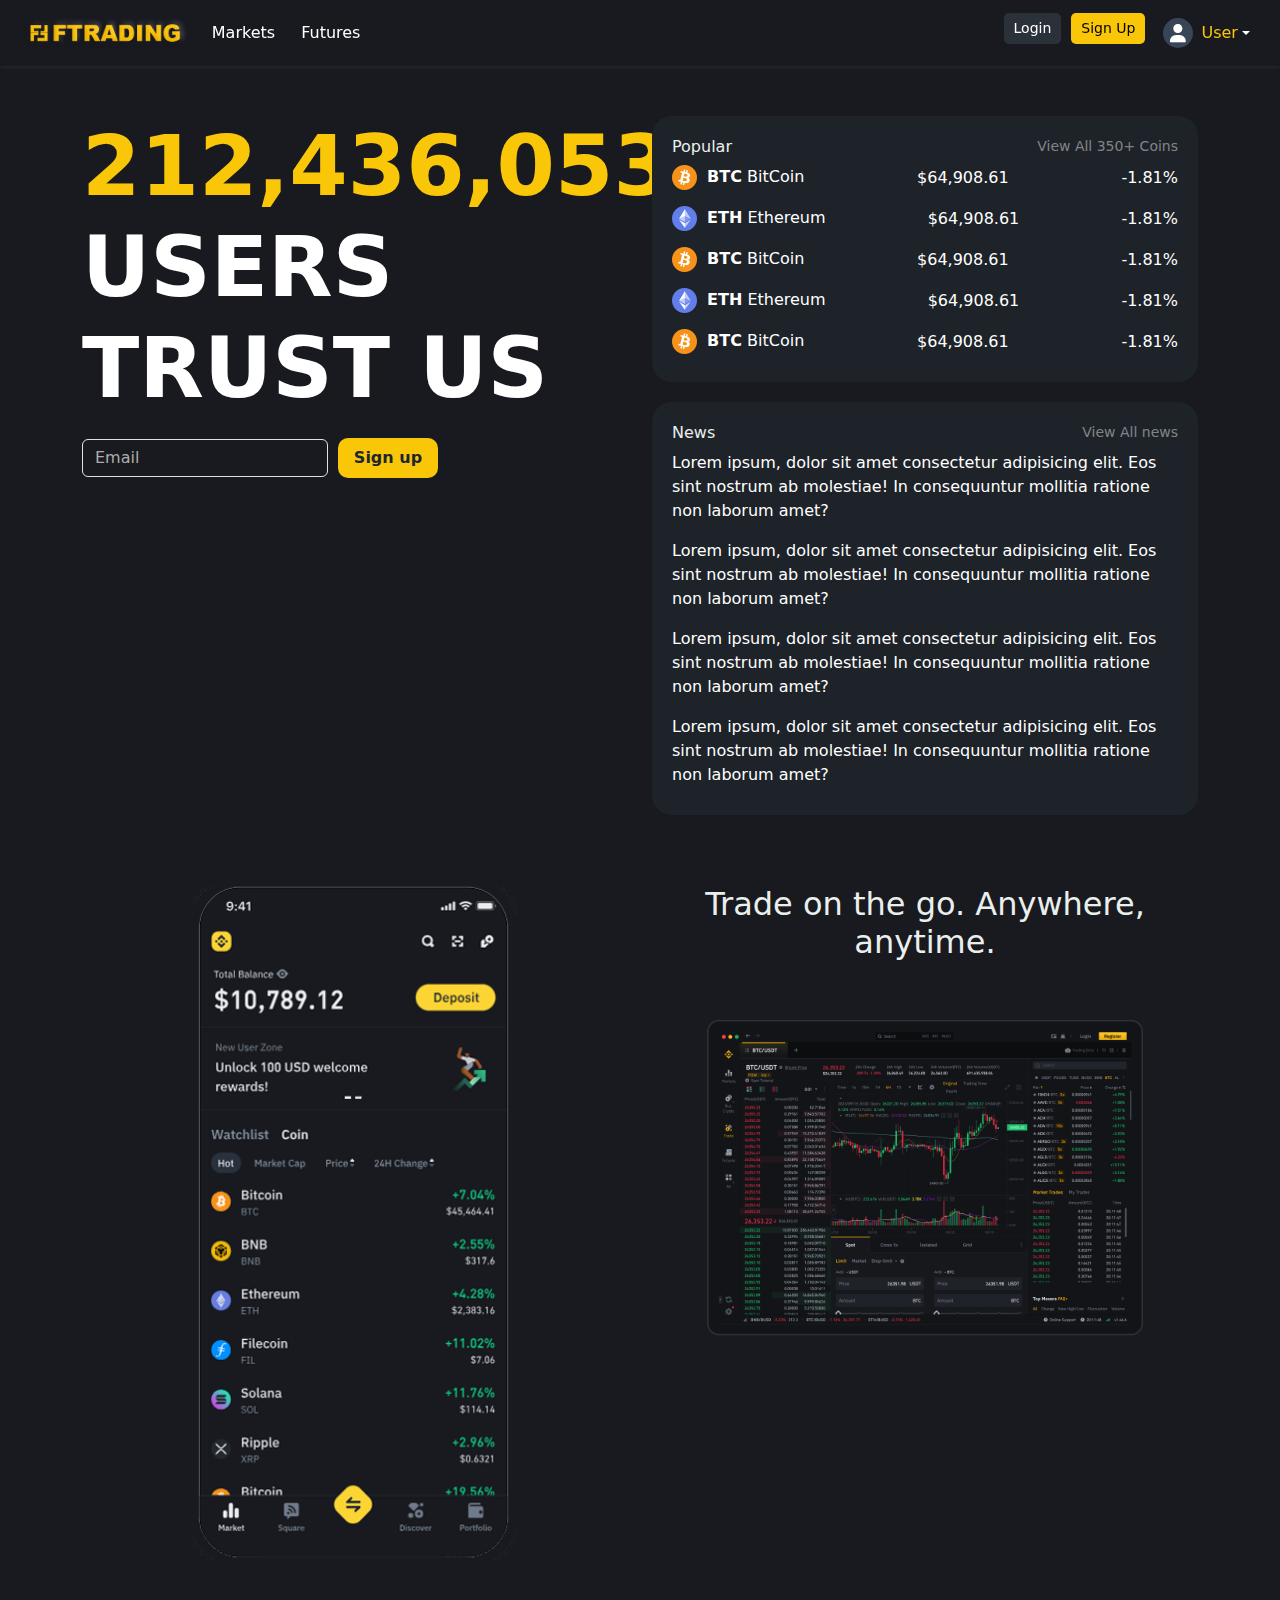
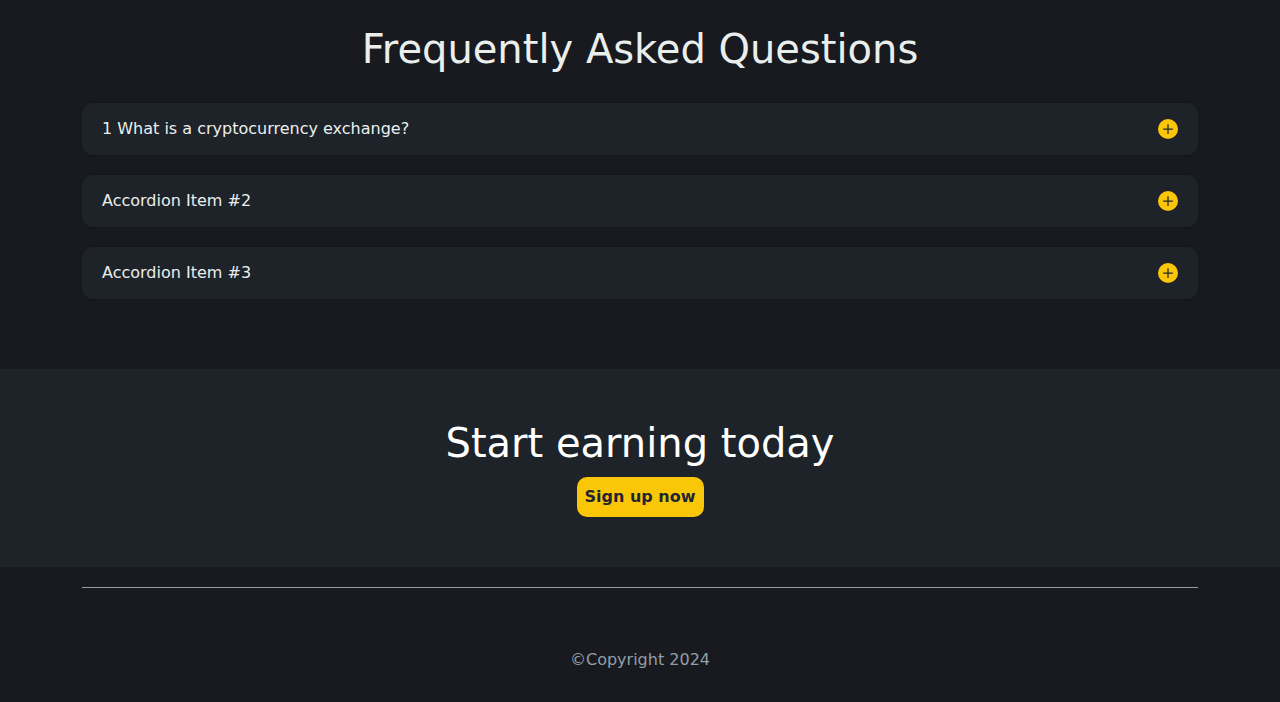
<file: index.html>
<!doctype html>
<html lang="en">

<head>
  <meta charset="utf-8">
  <meta name="viewport" content="width=device-width, initial-scale=1">
  <!-- title  -->
  <title>Welcome to FastTrading</title>
  <!-- bootstrap 5.3  -->
   <link rel="stylesheet" href="assets/bootstrap-5.3.2/css/bootstrap.min.css">
  <!-- fontawsome   -->
   <link rel="stylesheet" href="assets/Font-Awesome-Pro-6.2.1/css/all.min.css">

  <!-- style css  -->
  <link rel="stylesheet" href="css/styles.css">

</head>

<body>

  <!-- header part start here  -->
  <div class="main_navbar">
    <nav class="navbar navbar-expand-lg ">
      <div class="container-fluid">
        <a class="navbar-brand" href="index.html"><img src="images/logo.png" alt="" class="img-fluid"></a>
        <!-- =========== -->
        <div class="offcanvas offcanvas-start " data-bs-backdrop="static" tabindex="-1" id="staticBackdrop"
          aria-labelledby="staticBackdropLabel">
          <div class="offcanvas-header text-end">
            <button type="button" class="btn_close" data-bs-dismiss="offcanvas" aria-label="Close">
              <i class="fa-solid fa-x"></i>
            </button>
          </div>
          <div class="offcanvas-body">
            <div class="d-flex aligh-items-center w-100 justify-content-between">
              <ul class="navbar-nav me-auto mb-2 mb-lg-0">
                <li class="nav-item">
                  <a class="nav-link active" aria-current="page" href="market.html">Markets</a>
                </li>
                <li class="nav-item">
                  <a class="nav-link" href="future.html">Futures</a>
                </li>
              </ul>

            </div>

            <!-- mobile login register  -->
            <ul class="navbar-nav ms-auto mobile_ group_btns mb-2 mb-lg-0  d-sm-none ">
              <li class="nav-item w-50">
                <a class="nav-link btn_login w-100" href="login.html">Login</a>
              </li>
              <li class="nav-item w-50">
                <a class="nav-link btn_signup w-100" href="register.html">Sign Up</a>
              </li>
            </ul>
          </div>
        </div>

        <div class="d-flex">
          <div class="d-none d-sm-flex">
            <!-- desktop login register               -->
            <ul class="navbar-nav ms-auto group_btns mb-2 mb-lg-0 d-none d-lg-flex">
              <li class="nav-item">
                <a class="nav-link btn_login" href="login.html">Login</a>
              </li>
              <li class="nav-item">
                <a class="nav-link btn_signup" href="register.html">Sign Up</a>
              </li>
            </ul>
          </div>
          
          <ul class="navbar-nav">
  
            <li class="nav-item dropdown profile_pic">
              <a class="nav-link  dropdown-toggle" href="market.html" role="button" data-bs-toggle="dropdown"
                aria-expanded="false">
                <i class="fa-solid fa-user"></i>
                <div>
                  <h4>User</h4>
                </div>
              </a>
              <ul class="dropdown-menu">
                <li><a class="dropdown-item" href="profile.html">                  
                  <i class="fa-solid fa-user"></i>
                  Profile</a></li>
                <li><a class="dropdown-item" href="wallet.html">
                  <i class="fa-solid fa-wallet"></i>
                  Wallet</a></li>
                <li><a class="dropdown-item" href="#">
                  <i class="fa-solid fa-right-from-bracket"></i>
                  Logout</a></li>
              </ul>
            </li>
          </ul>
          <button class="btn btn_menu navbar-toggler text-white" type="button" data-bs-toggle="offcanvas"
            data-bs-target="#staticBackdrop" aria-controls="staticBackdrop">
            <i class="fa-solid fa-bars"></i>
          </button>
        </div>

      </div>
    </nav>
  </div>
  <!-- header part end here  -->

  <!-- hero part start herer  -->
  <section class="hero_part">
    <div class="container">
      <div class="row">
        <div class="col-lg-6">
          <div class="hero_content">
            <h1><span>212,436,053</span>
              <strong>USERS</strong>
              <strong>TRUST US</strong>
            </h1>
            <div class="row">
              <div class="col-xl-8 me-auto">
                <div class="form_group_register">
                  <input type="text" class="form-control d-none d-md-block" placeholder="Email">
                  <a href="register.html" class="btn_primary">Sign up</a>
                </div>
              </div>
            </div>
          </div>
        </div>
        <div class="col-lg-6">
          <div class="row">
            <div class="col-12">

              <div class="coin_table">
                <ul class="coin_list">
                  <div class="d-flex justify-content-between align-items-center">
                    <h6 class="m-0">Popular</h6>
                    <a href="market.html" class="view_all">View All 350+ Coins</a>
                  </div>
                  <li>
                    <a class="coin_link">
                      <span class="coin_icon">
                        <img src="images/bitcoin.png" alt="" class="img-fluid">
                        <strong>BTC</strong>
                        <span>BitCoin</span>
                      </span>
                      <span class="">$64,908.61</span>
                      <span class="">-1.81%</span>
                    </a>
                  </li>
                  <li>
                    <a class="coin_link">
                      <span class="coin_icon">
                        <img src="images/eth.png" alt="" class="img-fluid">
                        <strong>ETH</strong>
                        <span>Ethereum</span>
                      </span>
                      <span class="">$64,908.61</span>
                      <span class="">-1.81%</span>
                    </a>
                  </li>
                  <li>
                    <a class="coin_link">
                      <span class="coin_icon">
                        <img src="images/bitcoin.png" alt="" class="img-fluid">
                        <strong>BTC</strong>
                        <span>BitCoin</span>
                      </span>
                      <span class="">$64,908.61</span>
                      <span class="">-1.81%</span>
                    </a>
                  </li>
                  <li>
                    <a class="coin_link">
                      <span class="coin_icon">
                        <img src="images/eth.png" alt="" class="img-fluid">
                        <strong>ETH</strong>
                        <span>Ethereum</span>
                      </span>
                      <span class="">$64,908.61</span>
                      <span class="">-1.81%</span>
                    </a>
                  </li>
                  <li>
                    <a class="coin_link">
                      <span class="coin_icon">
                        <img src="images/bitcoin.png" alt="" class="img-fluid">
                        <strong>BTC</strong>
                        <span>BitCoin</span>
                      </span>
                      <span class="">$64,908.61</span>
                      <span class="">-1.81%</span>
                    </a>
                  </li>
                </ul>
              </div>
            </div>
            <div class="col-12">

              <div class="coin_table">
                <ul class="coin_list">
                  <div class="d-flex justify-content-between align-items-center">
                    <h6 class="m-0">News </h6>
                    <a href="#" class="view_all">View All news</a>
                  </div>
                  <li>
                    <a href="#" class="coin_link">
                      <span class="">Lorem ipsum, dolor sit amet consectetur adipisicing elit. Eos sint nostrum ab
                        molestiae! In consequuntur mollitia ratione non laborum amet?</span>
                    </a>
                  </li>
                  <li>
                    <a href="#" class="coin_link">
                      <span class="">Lorem ipsum, dolor sit amet consectetur adipisicing elit. Eos sint nostrum ab
                        molestiae! In consequuntur mollitia ratione non laborum amet?</span>
                    </a>
                  </li>
                  <li>
                    <a href="#" class="coin_link">
                      <span class="">Lorem ipsum, dolor sit amet consectetur adipisicing elit. Eos sint nostrum ab
                        molestiae! In consequuntur mollitia ratione non laborum amet?</span>
                    </a>
                  </li>
                  <li>
                    <a href="#" class="coin_link">
                      <span class="">Lorem ipsum, dolor sit amet consectetur adipisicing elit. Eos sint nostrum ab
                        molestiae! In consequuntur mollitia ratione non laborum amet?</span>
                    </a>
                  </li>
                </ul>
              </div>
            </div>
          </div>
        </div>
      </div>
    </div>
  </section>
  <!-- hero part end here  -->

  <!-- mobile view image section start here  -->
  <section class="mobile_img">
    <div class="container">
      <div class="row">
        <div class="col-md-6">
          <div class="img_section">
            <img src="images/mobile_view.png" alt="" class="img">
          </div>
        </div>
        <div class="col-md-6">
          <div class="img_sec_title">
            <h2>Trade on the go. Anywhere, anytime.</h2>
            <img src="images/desktop_view.png" alt="" class="img-fluid">
          </div>
        </div>
      </div>
    </div>
  </section>
  <!-- mobile view image section end herer  -->

  <!-- faq section start here  -->
  <section class="faq_section">
    <div class="container">
      <div class="row">
        <div class="col-md-12">
          <div class="faq_contents">
            <h1 class="faq_title">Frequently Asked Questions</h1>
            <div class="accordion accordion-flush" id="accordionFlushExample">
              <div class="accordion-item">
                <h2 class="accordion-header">
                  <button class="accordion-button collapsed" type="button" data-bs-toggle="collapse"
                    data-bs-target="#flush-collapseOne" aria-expanded="false" aria-controls="flush-collapseOne">
                    1
                    What is a cryptocurrency exchange?
                  </button>
                </h2>
                <div id="flush-collapseOne" class="accordion-collapse collapse" data-bs-parent="#accordionFlushExample">
                  <div class="accordion-body">
                    Cryptocurrency exchanges are digital marketplaces that enable users to buy and sell cryptocurrencies
                    like Bitcoin, Ethereum, and Tether. The Binance exchange is the largest crypto exchange by trade
                    volume.</div>
                </div>
              </div>
              <div class="accordion-item">
                <h2 class="accordion-header">
                  <button class="accordion-button collapsed" type="button" data-bs-toggle="collapse"
                    data-bs-target="#flush-collapseTwo" aria-expanded="false" aria-controls="flush-collapseTwo">
                    Accordion Item #2
                  </button>
                </h2>
                <div id="flush-collapseTwo" class="accordion-collapse collapse" data-bs-parent="#accordionFlushExample">
                  <div class="accordion-body">Placeholder content for this accordion, which is intended to demonstrate
                    the <code>.accordion-flush</code> class. This is the second item's accordion body. Let's imagine
                    this being filled with some actual content.</div>
                </div>
              </div>
              <div class="accordion-item">
                <h2 class="accordion-header">
                  <button class="accordion-button collapsed" type="button" data-bs-toggle="collapse"
                    data-bs-target="#flush-collapseThree" aria-expanded="false" aria-controls="flush-collapseThree">
                    Accordion Item #3
                  </button>
                </h2>
                <div id="flush-collapseThree" class="accordion-collapse collapse"
                  data-bs-parent="#accordionFlushExample">
                  <div class="accordion-body">Placeholder content for this accordion, which is intended to demonstrate
                    the <code>.accordion-flush</code> class. This is the third item's accordion body. Nothing more
                    exciting happening here in terms of content, but just filling up the space to make it look, at least
                    at first glance, a bit more representative of how this would look in a real-world application.</div>
                </div>
              </div>
            </div>
          </div>
        </div>
      </div>
    </div>
  </section>
  <!-- faq section end here  -->

  <!-- sign up section  -->
  <div class="newslatter_sec">
    <div class="container">
      <div class="row">
        <div class="col-md-12">
          <div class="signUp_sectin">
            <h4>Start earning today</h4>
            <a href="register.html" class="btn_primary">Sign up now</a>
          </div>
        </div>
      </div>
    </div>
  </div>
  <!-- footer part start here  -->
  <footer class="">
    <div class="container">
      <div class="row">
        <div class="col-md-12">
          <div class="footer">
            <p>©Copyright 2024</p>
          </div>
        </div>
      </div>
    </div>
  </footer>
  <!-- footer part end here  -->


  <script src="https://code.jquery.com/jquery-3.7.1.js"
  integrity="sha256-eKhayi8LEQwp4NKxN+CfCh+3qOVUtJn3QNZ0TciWLP4=" crossorigin="anonymous"></script>
<script src="assets/bootstrap-5.3.2/js/bootstrap.bundle.min.js"></script>
<script src="js/custom.js"></script>
</body>

</html>
</file>
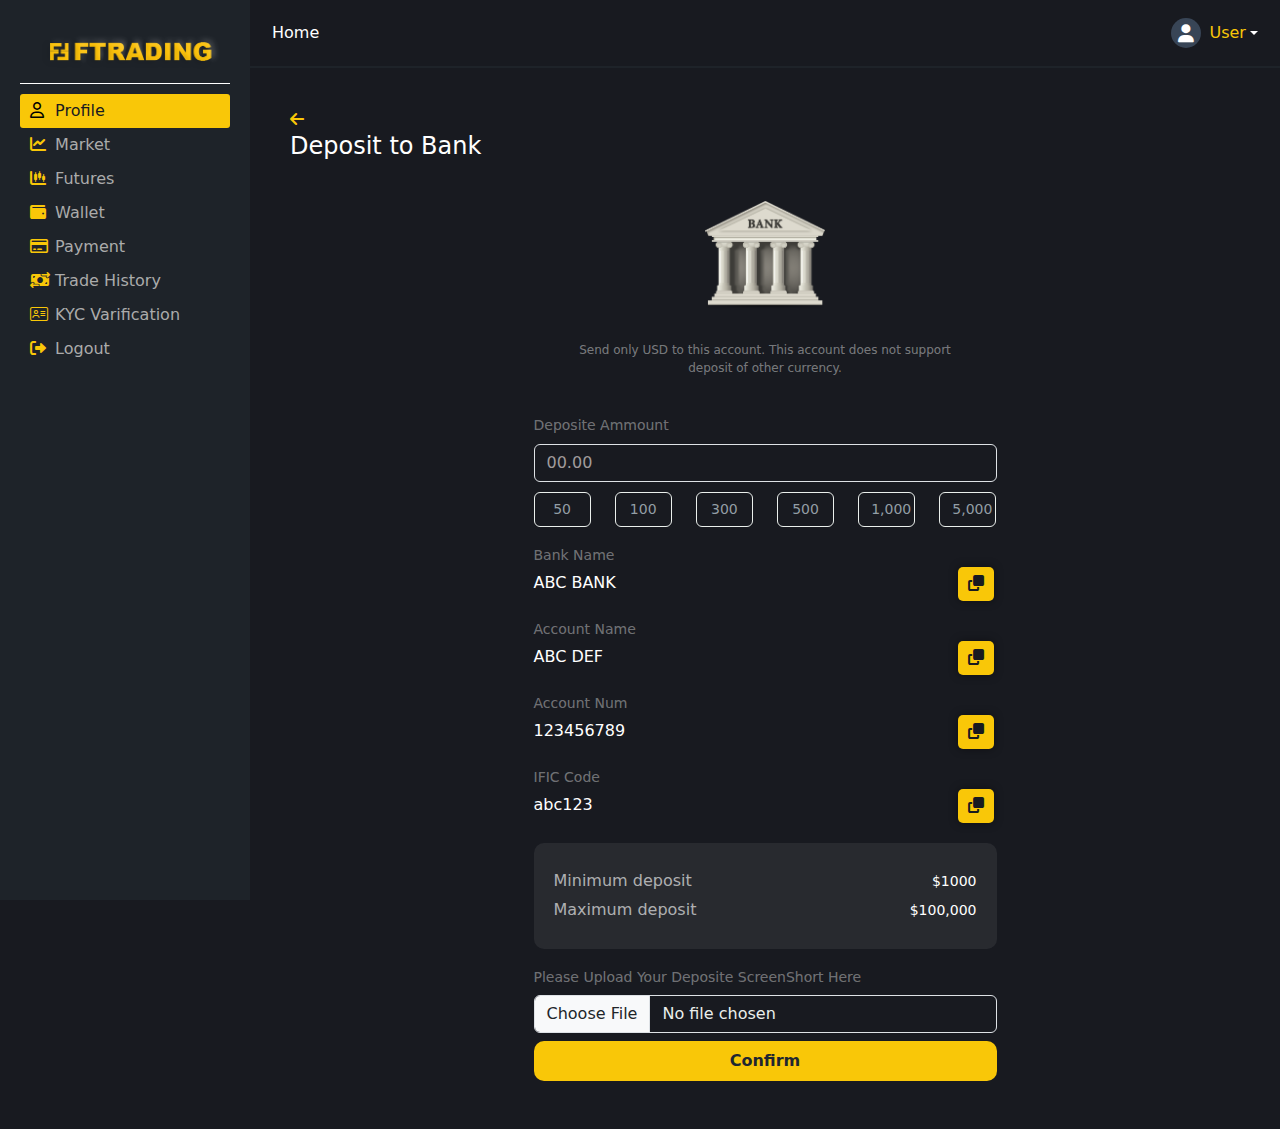
<file: deposit-bank.html>
<!doctype html>
<html lang="en">

<head>
    <meta charset="utf-8">
    <meta name="viewport" content="width=device-width, initial-scale=1">
    <!-- title  -->
    <title>Welcome to FastTrading</title>
    <!-- bootstrap 5.3  -->
     <link rel="stylesheet" href="assets/bootstrap-5.3.2/css/bootstrap.min.css">
    <!-- fontawsome   -->
     <link rel="stylesheet" href="assets/Font-Awesome-Pro-6.2.1/css/all.min.css">

    <!-- style css  -->
    <link rel="stylesheet" href="css/styles.css">

</head>

<body>
    <!-- sidebar start -->
    <aside class="dashboard_sidebar">
        <div class="sidbar_close">
            <button class="btn_sidebar" type="button">
                <i class="fa-solid fa-x"></i>
            </button>
        </div>
        <div class="sidebar_top ">
            <a href="index.html"><img src="images/logo.png" alt="" class="img-fluid"></a>
        </div>
        <nav class="nav_sidebar">
            <ul class="sidebar_list">
                <li class="sidebar_item active">
                    <a href="profile.html" class="sidebar_link">
                        <i class="fa-regular fa-user"></i>
                        <span>Profile</span>
                    </a>
                </li>
                <li class="sidebar_item">
                    <a href="market.html" class="sidebar_link">
                        <i class="fa-solid fa-chart-line"></i>
                        <span>Market</span>
                    </a>
                </li>
                <li class="sidebar_item">
                    <a href="future.html" class="sidebar_link">
                        <i class="fa-solid fa-chart-candlestick"></i>
                        <span>Futures</span>
                    </a>
                </li>
                <li class="sidebar_item">
                    <a href="wallet.html" class="sidebar_link">
                        <i class="fa-solid fa-wallet"></i>
                        <span>Wallet</span>
                    </a>
                </li>
                <li class="sidebar_item">
                    <a href="payment.html" class="sidebar_link">
                        <i class="fa-regular fa-credit-card"></i>
                        <span>Payment</span>
                    </a>
                </li>
                <li class="sidebar_item">
                    <a href="trade-history.html" class="sidebar_link">
                        <i class="fa-solid fa-money-bill-transfer"></i>
                        <span>Trade History</span>
                    </a>
                </li>
                <li class="sidebar_item">
                    <a href="kyc.html" class="sidebar_link">
                        <i class="fa-light fa-address-card"></i>
                        <span>KYC Varification</span>
                    </a>
                </li>
                <li class="sidebar_item">
                    <a href="profile.html" class="sidebar_link">
                        <i class="fa-solid fa-right-from-bracket"></i>
                        <span>Logout</span>
                    </a>
                </li>
            </ul>
        </nav>
    </aside>
    <!-- sidebar end  -->
    <div class="main_dashboard">

        <!-- top navbar  -->
        <nav class="navbar navbar-expand-lg ">
            <div class="container-fluid">
                <div class="" id="">
                    <ul class="navbar_secondary ms-auto mb-2 mb-lg-0">
                        <li class="d-lg-none">
                            <button class="btn_sidebar" type="button">
                                <i class="fa-solid fa-bars"></i>
                            </button>
                        </li>
                        <li class="nav-item">
                            <a href="index.html" class="nav-link">
                                Home
                            </a>
                        </li>
                    </ul>
                </div>
                <div class="" id="">
                    <ul class="navbar_secondary ms-auto mb-2 mb-lg-0">
                        <li class="nav-item dropdown profile_pic">
                            <a class="nav-link  dropdown-toggle" href="market.html" role="button"
                                data-bs-toggle="dropdown" aria-expanded="false">
                                <i class="fa-solid fa-user"></i>
                                <div>
                                    <h4>User</h4>
                                </div>
                            </a>
                            <ul class="dropdown-menu">
                                <li><a class="dropdown-item" href="profile.html">Profile</a></li>
                                <li><a class="dropdown-item" href="#">Logout</a></li>
                            </ul>
                        </li>

                    </ul>
                </div>
            </div>
        </nav>
        <!-- top navbar end  -->


        <div class="dashboard_content">
            <div class="row">
                <div class="col-md-12">

                    <div class="page_title">
                        <a href="#" class="btn_back" onclick="history.back(); return false;"><i
                                class="fa-solid fa-arrow-left"></i></a>
                        <div class="d-flex justify-content-between w-100 align-items-end">
                            <h4>Deposit to Bank</h4>
                        </div>
                    </div>

                    <div class="row">
                        <div class="col-md-6 m-auto">
                            <div class="qr_box">
                                <img src="images/Bank_image.png" class="img-fluid" alt="">
                            </div>
                            <div class="box_text">
                                <p>
                                    Send only USD to this account. This account does not support deposit of other
                                    currency.
                                </p>
                            </div>
                            <div class="deposite_form">
                                <form action="">
                                    <div class="">
                                        <div>
                                            <h3>Deposite Ammount</h3>
                                            <input type="number" class="form-control" placeholder="00.00">
                                            <div class="row">
                                                <div class="col-2">
                                                    <button class="btn btn_ammount">50</button>
                                                </div>
                                                <div class="col-2">
                                                    <button class="btn btn_ammount">100</button>
                                                </div>
                                                <div class="col-2">
                                                    <button class="btn btn_ammount">300</button>
                                                </div>
                                                <div class="col-2">
                                                    <button class="btn btn_ammount">500</button>
                                                </div>
                                                <div class="col-2">
                                                    <button class="btn btn_ammount">1,000</button>
                                                </div>
                                                <div class="col-2">
                                                    <button class="btn btn_ammount">5,000</button>
                                                </div>
                                            </div>
                                        </div>
                                    </div>


                                    <div class="d-flex justify-content-between align-items-end">
                                        <div>
                                            <h3>Bank Name </h3>
                                            <h2>ABC BANK</h2>
                                        </div>
                                        <div>
                                            <button type="button" class="btn_edit"><i class="fa-solid fa-copy"></i></button>
                                        </div>
                                    </div>
                                    <div class="d-flex justify-content-between align-items-end">
                                        <div>
                                            <h3>Account Name </h3>
                                            <h2>ABC DEF</h2>
                                        </div>
                                        <div>
                                            <button type="button" class="btn_edit"><i class="fa-solid fa-copy"></i></button>
                                        </div>
                                    </div>
                                    <div class="d-flex justify-content-between align-items-end">
                                        <div>
                                            <h3>Account Num </h3>
                                            <h2>123456789</h2>
                                        </div>
                                        <div>
                                            <button type="button" class="btn_edit"><i class="fa-solid fa-copy"></i></button>
                                        </div>
                                    </div>
                                    <div class="d-flex justify-content-between align-items-end">
                                        <div>
                                            <h3>IFIC Code </h3>
                                            <h2>abc123</h2>
                                        </div>
                                        <div>
                                            <button type="button" class="btn_edit"><i class="fa-solid fa-copy"></i></button>
                                        </div>
                                    </div>
                                    <div class="form_information">
                                        <div class="d-flex justify-content-between align-items-center my-2">
                                            <div>
                                                <h4>Minimum deposit</h4>
                                            </div>
                                            <div>
                                                <p>$1000</p>
                                            </div>
                                        </div>
                                        <div class="d-flex justify-content-between align-items-center my-2">
                                            <div>
                                                <h4>Maximum deposit</h4>
                                            </div>
                                            <div>
                                                <p>$100,000 </p>
                                            </div>
                                        </div>




                                    </div>
                                    <div class="mb-2">
                                        <h3>Please Upload Your Deposite ScreenShort Here</h3>
                                        <input type="file" class="form-control">
                                    </div>
                                    <div class="mb-2">
                                        <button class="form-control btn_primary">Confirm</button>
                                    </div>
                                </form>
                            </div>
                        </div>
                    </div>

                </div>
            </div>
        </div>
    </div>

    <script src="https://code.jquery.com/jquery-3.7.1.js"
        integrity="sha256-eKhayi8LEQwp4NKxN+CfCh+3qOVUtJn3QNZ0TciWLP4=" crossorigin="anonymous"></script>
    <script src="assets/bootstrap-5.3.2/js/bootstrap.bundle.min.js"></script>
    <script src="js/custom.js"></script>
</body>

</html>
</file>
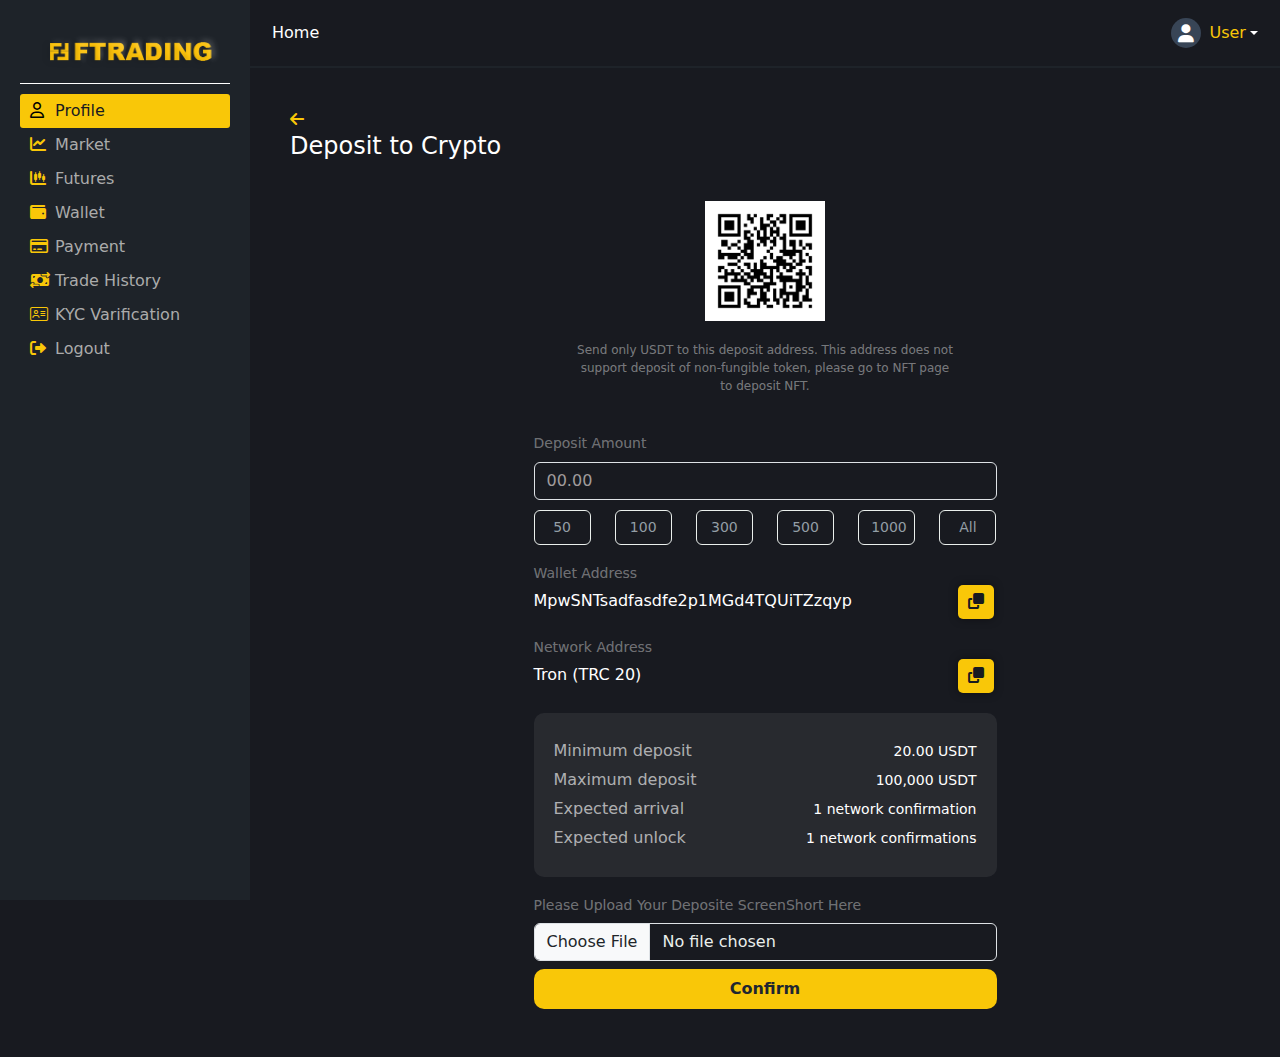
<file: deposit-crypto.html>
<!doctype html>
<html lang="en">

<head>
    <meta charset="utf-8">
    <meta name="viewport" content="width=device-width, initial-scale=1">
    <!-- title  -->
    <title>Welcome to FastTrading</title>
    <!-- bootstrap 5.3  -->
     <link rel="stylesheet" href="assets/bootstrap-5.3.2/css/bootstrap.min.css">
    <!-- fontawsome   -->
     <link rel="stylesheet" href="assets/Font-Awesome-Pro-6.2.1/css/all.min.css">

    <!-- style css  -->
    <link rel="stylesheet" href="css/styles.css">

</head>

<body>
    <!-- sidebar start -->
    <aside class="dashboard_sidebar">
        <div class="sidbar_close">
            <button class="btn_sidebar" type="button">
                <i class="fa-solid fa-x"></i>
            </button>
        </div>
        <div class="sidebar_top ">
            <a href="index.html"><img src="images/logo.png" alt="" class="img-fluid"></a>
        </div>
        <nav class="nav_sidebar">
            <ul class="sidebar_list">
                <li class="sidebar_item active">
                    <a href="profile.html" class="sidebar_link">
                        <i class="fa-regular fa-user"></i>
                        <span>Profile</span>
                    </a>
                </li>
                <li class="sidebar_item">
                    <a href="market.html" class="sidebar_link">
                        <i class="fa-solid fa-chart-line"></i>
                        <span>Market</span>
                    </a>
                </li>
                <li class="sidebar_item">
                    <a href="future.html" class="sidebar_link">
                        <i class="fa-solid fa-chart-candlestick"></i>
                        <span>Futures</span>
                    </a>
                </li>
                <li class="sidebar_item">
                    <a href="wallet.html" class="sidebar_link">
                        <i class="fa-solid fa-wallet"></i>
                        <span>Wallet</span>
                    </a>
                </li>
                <li class="sidebar_item">
                    <a href="payment.html" class="sidebar_link">
                        <i class="fa-regular fa-credit-card"></i>
                        <span>Payment</span>
                    </a>
                </li>
                <li class="sidebar_item">
                    <a href="trade-history.html" class="sidebar_link">
                        <i class="fa-solid fa-money-bill-transfer"></i>
                        <span>Trade History</span>
                    </a>
                </li>
                <li class="sidebar_item">
                    <a href="kyc.html" class="sidebar_link">
                        <i class="fa-light fa-address-card"></i>
                        <span>KYC Varification</span>
                    </a>
                </li>
                <li class="sidebar_item">
                    <a href="profile.html" class="sidebar_link">
                        <i class="fa-solid fa-right-from-bracket"></i>
                        <span>Logout</span>
                    </a>
                </li>
            </ul>
        </nav>
    </aside>
    <!-- sidebar end  -->
    <div class="main_dashboard">

        <!-- top navbar  -->
        <nav class="navbar navbar-expand-lg ">
            <div class="container-fluid">
                <div class="" id="">
                    <ul class="navbar_secondary ms-auto mb-2 mb-lg-0">
                        <li class="d-lg-none">
                            <button class="btn_sidebar" type="button">
                                <i class="fa-solid fa-bars"></i>
                            </button>
                        </li>
                        <li class="nav-item">
                            <a href="index.html" class="nav-link">
                                Home
                            </a>
                        </li>
                    </ul>
                </div>
                <div class="" id="">
                    <ul class="navbar_secondary ms-auto mb-2 mb-lg-0">
                        <li class="nav-item dropdown profile_pic">
                            <a class="nav-link  dropdown-toggle" href="market.html" role="button"
                                data-bs-toggle="dropdown" aria-expanded="false">
                                <i class="fa-solid fa-user"></i>
                                <div>
                                    <h4>User</h4>
                                </div>
                            </a>
                            <ul class="dropdown-menu">
                                <li><a class="dropdown-item" href="#">Logout</a></li>
                            </ul>
                        </li>

                    </ul>
                </div>
            </div>
        </nav>
        <!-- top navbar end  -->


        <div class="dashboard_content">
            <div class="row">
                <div class="col-md-12">

                    <div class="page_title">
                        <a href="#" class="btn_back" onclick="history.back(); return false;"><i
                                class="fa-solid fa-arrow-left"></i></a>
                        <div class="d-flex justify-content-between w-100 align-items-end">
                            <h4>Deposit to Crypto</h4>
                        </div>
                    </div>

                    <div class="row">
                        <div class="col-md-6 m-auto">
                            <div class="qr_box">
                                <img src="images/QR_code_for_mobile_English_Wikipedia.svg.webp"
                                    class="img-fluid qr_code" alt="">
                            </div>
                            <div class="box_text">
                                <p>
                                    Send only USDT to this deposit address. This address does not support deposit of non-fungible token, please go to NFT page to deposit NFT.
                                </p>
                            </div>
                            <div class="deposite_form">
                                <form action="">
                                    <div class="">
                                        <div>
                                            <h3>Deposit Amount</h3>
                                            <input type="number" class="form-control" placeholder="00.00">
                                            <div class="row">
                                                <div class="col-2">
                                                    <button class="btn btn_ammount">50</button>
                                                </div>
                                                <div class="col-2">
                                                    <button class="btn btn_ammount">100</button>
                                                </div>
                                                <div class="col-2">
                                                    <button class="btn btn_ammount">300</button>
                                                </div>
                                                <div class="col-2">
                                                    <button class="btn btn_ammount">500</button>
                                                </div>
                                                <div class="col-2">
                                                    <button class="btn btn_ammount">1000</button>
                                                </div>
                                                <div class="col-2">
                                                    <button class="btn btn_ammount">All</button>
                                                </div>
                                            </div>
                                        </div>
                                    </div>
                                    <div class="d-flex justify-content-between align-items-end">
                                        <div>
                                            <h3>Wallet Address</h3>
                                            <h2>MpwSNTsadfasdfe2p1MGd4TQUiTZzqyp</h2>
                                        </div>
                                        <div>
                                            <button type="button" class="btn_edit"><i class="fa-solid fa-copy"></i></button>
                                        </div>
                                    </div>
                                    <div class="d-flex justify-content-between align-items-end">
                                        <div>
                                            <h3>Network Address</h3>
                                            <h2>Tron (TRC 20)</h2>
                                        </div>
                                        <div>
                                            <button type="button" class="btn_edit"><i class="fa-solid fa-copy "></i></button>
                                        </div>
                                    </div>
                                    <div class="form_information">
                                        <div class="d-flex justify-content-between align-items-center my-2">
                                            <div>
                                                <h4>Minimum deposit</h4>
                                            </div>
                                            <div>
                                                <p>20.00 USDT</p>
                                            </div>
                                        </div>
                                        <div class="d-flex justify-content-between align-items-center my-2">
                                            <div>
                                                <h4>Maximum deposit</h4>
                                            </div>
                                            <div>
                                                <p>100,000 USDT</p>
                                            </div>
                                        </div>
                                        <div class="d-flex justify-content-between align-items-center my-2">
                                            <div>
                                                <h4>Expected arrival</h4>
                                            </div>
                                            <div>
                                                <p>1 network confirmation</p>
                                            </div>
                                        </div>
                                        <div class="d-flex justify-content-between align-items-center my-2">
                                            <div>
                                                <h4>Expected unlock</h4>
                                            </div>
                                            <div>
                                                <p>1 network confirmations</p>
                                            </div>
                                        </div>



                                    </div>
                                    <div class="mb-2">
                                        <h3>Please Upload Your Deposite ScreenShort Here</h3>
                                        <input type="file" class="form-control">
                                    </div>
                                    <div class="mb-2">
                                        <button class="form-control btn_primary">Confirm</button>
                                    </div>
                                </form>
                            </div>
                        </div>
                    </div>

                </div>
            </div>
        </div>
    </div>

    <script src="https://code.jquery.com/jquery-3.7.1.js"
        integrity="sha256-eKhayi8LEQwp4NKxN+CfCh+3qOVUtJn3QNZ0TciWLP4=" crossorigin="anonymous"></script>
    <script src="assets/bootstrap-5.3.2/js/bootstrap.bundle.min.js"></script>
    <script src="js/custom.js"></script>
</body>

</html>
</file>
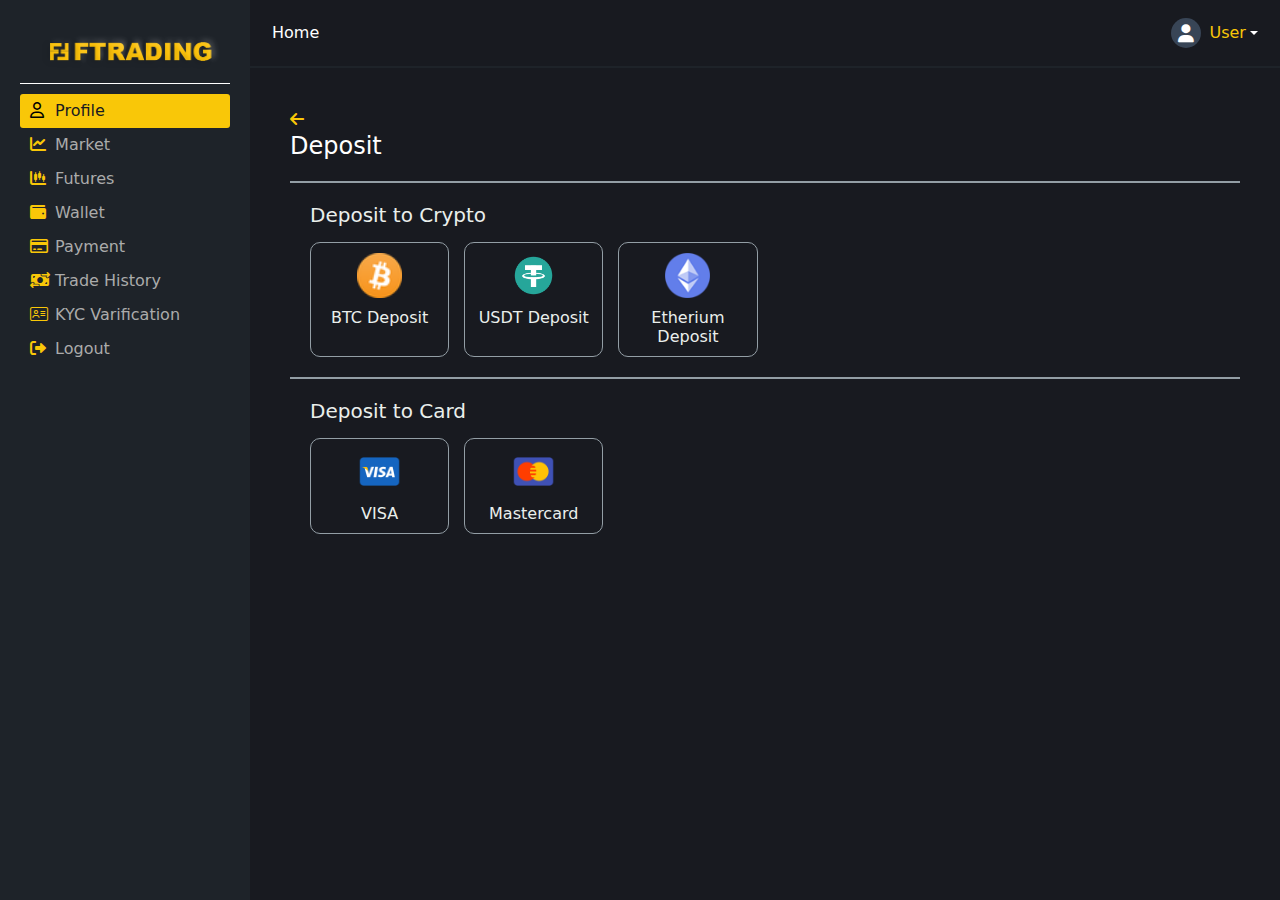
<file: deposit.html>
<!doctype html>
<html lang="en">

<head>
    <meta charset="utf-8">
    <meta name="viewport" content="width=device-width, initial-scale=1">
    <!-- title  -->
    <title>Welcome to FastTrading</title>
    <!-- bootstrap 5.3  -->
     <link rel="stylesheet" href="assets/bootstrap-5.3.2/css/bootstrap.min.css">
    <!-- fontawsome   -->
     <link rel="stylesheet" href="assets/Font-Awesome-Pro-6.2.1/css/all.min.css">

    <!-- style css  -->
    <link rel="stylesheet" href="css/styles.css">

</head>

<body>
    <!-- sidebar start -->
    <aside class="dashboard_sidebar">
        <div class="sidbar_close">
            <button class="btn_sidebar" type="button">
                <i class="fa-solid fa-x"></i>
            </button>
        </div>
        <div class="sidebar_top ">
            <a href="index.html"><img src="images/logo.png" alt="" class="img-fluid"></a>
        </div>
        <nav class="nav_sidebar">
            <ul class="sidebar_list">
                <li class="sidebar_item active">
                    <a href="profile.html" class="sidebar_link">
                        <i class="fa-regular fa-user"></i>
                        <span>Profile</span>
                    </a>
                </li>
                <li class="sidebar_item">
                    <a href="market.html" class="sidebar_link">
                        <i class="fa-solid fa-chart-line"></i>
                        <span>Market</span>
                    </a>
                </li>
                <li class="sidebar_item">
                    <a href="future.html" class="sidebar_link">
                        <i class="fa-solid fa-chart-candlestick"></i>
                        <span>Futures</span>
                    </a>
                </li>
                <li class="sidebar_item">
                    <a href="wallet.html" class="sidebar_link">
                        <i class="fa-solid fa-wallet"></i>
                        <span>Wallet</span>
                    </a>
                </li>
                <li class="sidebar_item">
                    <a href="payment.html" class="sidebar_link">
                        <i class="fa-regular fa-credit-card"></i>
                        <span>Payment</span>
                    </a>
                </li>
                <li class="sidebar_item">
                    <a href="trade-history.html" class="sidebar_link">
                        <i class="fa-solid fa-money-bill-transfer"></i>
                        <span>Trade History</span>
                    </a>
                </li>
                <li class="sidebar_item">
                    <a href="kyc.html" class="sidebar_link">
                        <i class="fa-light fa-address-card"></i>
                        <span>KYC Varification</span>
                    </a>
                </li>
                <li class="sidebar_item">
                    <a href="profile.html" class="sidebar_link">
                        <i class="fa-solid fa-right-from-bracket"></i>
                        <span>Logout</span>
                    </a>
                </li>
            </ul>
        </nav>
    </aside>
    <!-- sidebar end  -->
    <div class="main_dashboard">

        <!-- top navbar  -->
        <nav class="navbar navbar-expand-lg ">
            <div class="container-fluid">
                <div class="" id="">
                    <ul class="navbar_secondary ms-auto mb-2 mb-lg-0">
                        <li class="d-lg-none">
                            <button class="btn_sidebar" type="button">
                                <i class="fa-solid fa-bars"></i>
                            </button>
                        </li>
                        <li class="nav-item">
                            <a href="index.html" class="nav-link">
                                Home
                            </a>
                        </li>
                    </ul>
                </div>
                <div class="" id="">
                    <ul class="navbar_secondary ms-auto mb-2 mb-lg-0">
                        <li class="nav-item dropdown profile_pic">
                            <a class="nav-link  dropdown-toggle" href="market.html" role="button"
                                data-bs-toggle="dropdown" aria-expanded="false">
                                <i class="fa-solid fa-user"></i>
                                <div>
                                    <h4>User</h4>
                                </div>
                            </a>
                            <ul class="dropdown-menu">
                                <li><a class="dropdown-item" href="#">Logout</a></li>
                            </ul>
                        </li>

                    </ul>
                </div>
            </div>
        </nav>
        <!-- top navbar end  -->


        <div class="dashboard_content">
            <div class="row">
                <div class="col-md-12">

                    <div class="page_title">
                        <a href="#" class="btn_back" onclick="history.back(); return false;"><i
                                class="fa-solid fa-arrow-left"></i></a>
                        <div class="d-flex justify-content-between w-100 align-items-end">
                            <h4>Deposit</h4>
                        </div>
                    </div>


                    <div class="details_card">
                        <h4>Deposit to Crypto</h4>
                        <div class="deposit_method">
                            <div class="deposit_option">
                                <a href="deposit-crypto.html">
                                    <img src="images/btc.png" alt="" class="img-fluid">
                                    <h4>BTC Deposit</h4>
                                </a>
                            </div>
                            <div class="deposit_option">
                                <a href="deposit-crypto.html">
                                    <img src="images/usdt.png" alt="" class="img-fluid">
                                    <h4>USDT Deposit</h4>
                                </a>
                            </div>
                            <div class="deposit_option">
                                <a href="deposit-crypto.html">
                                    <img src="images/eth.png" alt="" class="img-fluid">
                                    <h4>Etherium Deposit</h4>
                                </a>
                            </div>
                        </div>
                    </div>
                    <div class="details_card">
                        <h4>Deposit to Card</h4>
                        <div class="deposit_method">
                            <div class="deposit_option">
                                <a href="deposite-card.html">
                                    <img src="images/visa-card-100.png" alt="" class="img-fluid">
                                    <h4>VISA</h4>
                                </a>
                            </div>
                            <div class="deposit_option">
                                <a href="deposite-card.html">
                                    <img src="images/mastercard-100.png" alt="" class="img-fluid">
                                    <h4>Mastercard</h4>
                                </a>
                            </div>
                        </div>
                    </div>
                    <div class="details_card d-none">
                        <h4>Deposit to Bank</h4>
                        <div class="row">
                            <div class="col-md-6 my-3">
                                <select name="" id="" class="form-control">
                                    <option value="" selected disabled>Select Country</option>
                                    <option value="">USA</option>
                                    <option value="">UK</option>
                                    <option value="">UAE</option>
                                    <option value="">Bangladesh</option>
                                </select>
                            </div>
                        </div>
                        <div class="deposit_method">
                            <div class="deposit_option">
                                <a href="deposit-bank.html">
                                    <img src="images/Bank_image.png" alt="" class="img-fluid">
                                    <h4>ABC Bank</h4>
                                </a>
                            </div>
                            <div class="deposit_option">
                                <a href="deposit-bank.html">
                                    <img src="images/Bank_image.png" alt="" class="img-fluid">
                                    <h4>ABC Bank</h4>
                                </a>
                            </div>
                            <div class="deposit_option">
                                <a href="deposit-bank.html">
                                    <img src="images/Bank_image.png" alt="" class="img-fluid">
                                    <h4>ABC Bank</h4>
                                </a>
                            </div>
                            <div class="deposit_option">
                                <a href="deposit-bank.html">
                                    <img src="images/Bank_image.png" alt="" class="img-fluid">
                                    <h4>ABC Bank</h4>
                                </a>
                            </div>
                            <div class="deposit_option">
                                <a href="deposit-bank.html">
                                    <img src="images/Bank_image.png" alt="" class="img-fluid">
                                    <h4>ABC Bank</h4>
                                </a>
                            </div>
                            <div class="deposit_option">
                                <a href="deposit-bank.html">
                                    <img src="images/Bank_image.png" alt="" class="img-fluid">
                                    <h4>ABC Bank</h4>
                                </a>
                            </div>
                            <div class="deposit_option">
                                <a href="deposit-bank.html">
                                    <img src="images/Bank_image.png" alt="" class="img-fluid">
                                    <h4>ABC Bank</h4>
                                </a>
                            </div>
                            <div class="deposit_option">
                                <a href="deposit-bank.html">
                                    <img src="images/Bank_image.png" alt="" class="img-fluid">
                                    <h4>ABC Bank</h4>
                                </a>
                            </div>
                        </div>

                    </div>

                </div>
            </div>
        </div>
    </div>

    

    <script src="https://code.jquery.com/jquery-3.7.1.js"
        integrity="sha256-eKhayi8LEQwp4NKxN+CfCh+3qOVUtJn3QNZ0TciWLP4=" crossorigin="anonymous"></script>
    <script src="assets/bootstrap-5.3.2/js/bootstrap.bundle.min.js"></script>
    <script src="js/custom.js"></script>
</body>

</html>
</file>
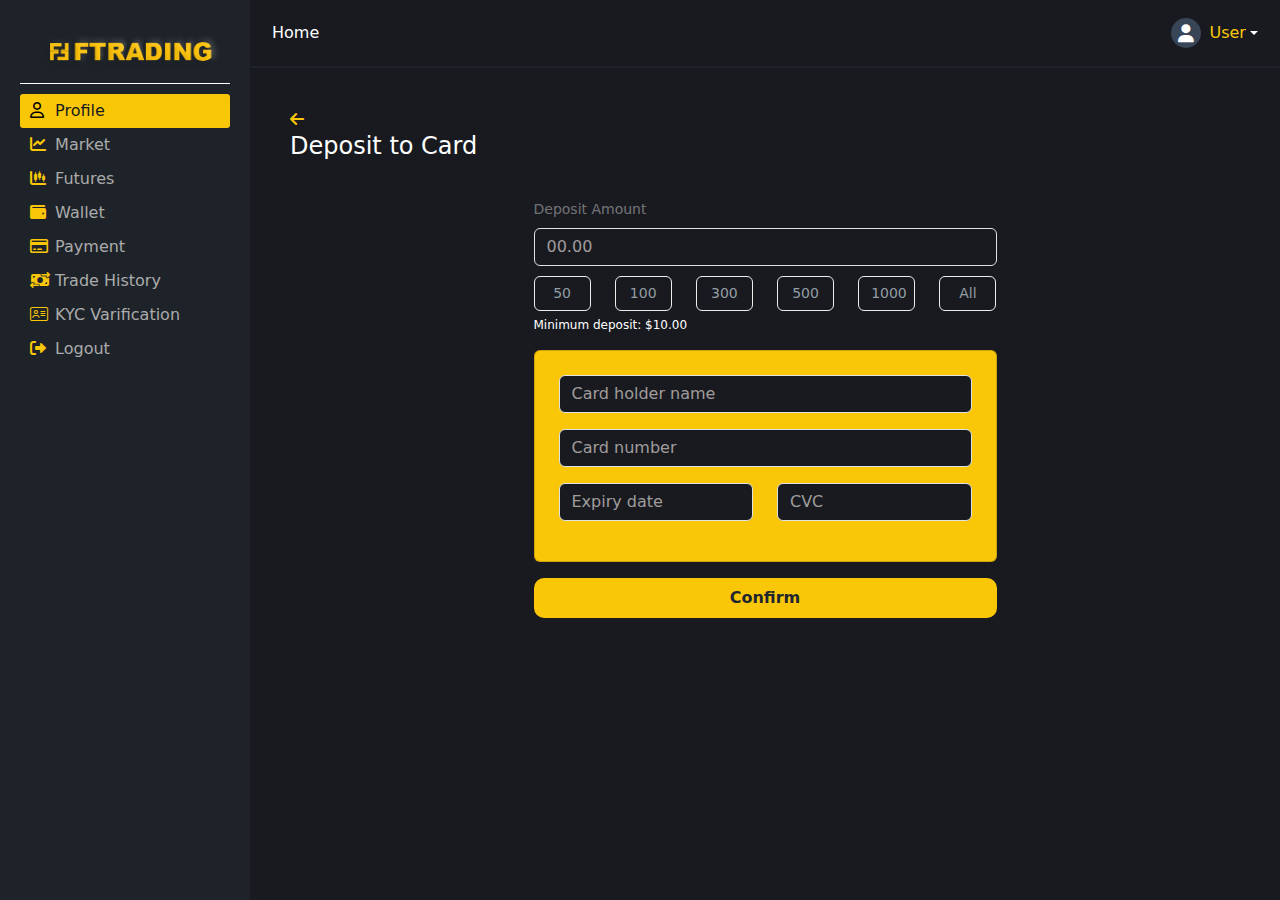
<file: deposite-card.html>
<!doctype html>
<html lang="en">

<head>
    <meta charset="utf-8">
    <meta name="viewport" content="width=device-width, initial-scale=1">
    <!-- title  -->
    <title>Welcome to FastTrading</title>
    <!-- bootstrap 5.3  -->
     <link rel="stylesheet" href="assets/bootstrap-5.3.2/css/bootstrap.min.css">
    <!-- fontawsome   -->
     <link rel="stylesheet" href="assets/Font-Awesome-Pro-6.2.1/css/all.min.css">

    <!-- style css  -->
    <link rel="stylesheet" href="css/styles.css">

</head>

<body>
    <!-- sidebar start -->
    <aside class="dashboard_sidebar">
        <div class="sidbar_close">
            <button class="btn_sidebar" type="button">
                <i class="fa-solid fa-x"></i>
            </button>
        </div>
        <div class="sidebar_top ">
            <a href="index.html"><img src="images/logo.png" alt="" class="img-fluid"></a>
        </div>
        <nav class="nav_sidebar">
            <ul class="sidebar_list">
                <li class="sidebar_item active">
                    <a href="profile.html" class="sidebar_link">
                        <i class="fa-regular fa-user"></i>
                        <span>Profile</span>
                    </a>
                </li>
                <li class="sidebar_item">
                    <a href="market.html" class="sidebar_link">
                        <i class="fa-solid fa-chart-line"></i>
                        <span>Market</span>
                    </a>
                </li>
                <li class="sidebar_item">
                    <a href="future.html" class="sidebar_link">
                        <i class="fa-solid fa-chart-candlestick"></i>
                        <span>Futures</span>
                    </a>
                </li>
                <li class="sidebar_item">
                    <a href="wallet.html" class="sidebar_link">
                        <i class="fa-solid fa-wallet"></i>
                        <span>Wallet</span>
                    </a>
                </li>
                <li class="sidebar_item">
                    <a href="payment.html" class="sidebar_link">
                        <i class="fa-regular fa-credit-card"></i>
                        <span>Payment</span>
                    </a>
                </li>
                <li class="sidebar_item">
                    <a href="trade-history.html" class="sidebar_link">
                        <i class="fa-solid fa-money-bill-transfer"></i>
                        <span>Trade History</span>
                    </a>
                </li>
                <li class="sidebar_item">
                    <a href="kyc.html" class="sidebar_link">
                        <i class="fa-light fa-address-card"></i>
                        <span>KYC Varification</span>
                    </a>
                </li>
                <li class="sidebar_item">
                    <a href="profile.html" class="sidebar_link">
                        <i class="fa-solid fa-right-from-bracket"></i>
                        <span>Logout</span>
                    </a>
                </li>
            </ul>
        </nav>
    </aside>
    <!-- sidebar end  -->
    <div class="main_dashboard">

        <!-- top navbar  -->
        <nav class="navbar navbar-expand-lg ">
            <div class="container-fluid">
                <div class="" id="">
                    <ul class="navbar_secondary ms-auto mb-2 mb-lg-0">
                        <li class="d-lg-none">
                            <button class="btn_sidebar" type="button">
                                <i class="fa-solid fa-bars"></i>
                            </button>
                        </li>
                        <li class="nav-item">
                            <a href="index.html" class="nav-link">
                                Home
                            </a>
                        </li>
                    </ul>
                </div>
                <div class="" id="">
                    <ul class="navbar_secondary ms-auto mb-2 mb-lg-0">
                        <li class="nav-item dropdown profile_pic">
                            <a class="nav-link  dropdown-toggle" href="market.html" role="button"
                                data-bs-toggle="dropdown" aria-expanded="false">
                                <i class="fa-solid fa-user"></i>
                                <div>
                                    <h4>User</h4>
                                </div>
                            </a>
                            <ul class="dropdown-menu">
                                <li><a class="dropdown-item" href="#">Logout</a></li>
                            </ul>
                        </li>

                    </ul>
                </div>
            </div>
        </nav>
        <!-- top navbar end  -->


        <div class="dashboard_content">
            <div class="row">
                <div class="col-md-12">

                    <div class="page_title">
                        <a href="#" class="btn_back" onclick="history.back(); return false;"><i
                                class="fa-solid fa-arrow-left"></i></a>
                        <div class="d-flex justify-content-between w-100 align-items-end">
                            <h4>Deposit to Card</h4>
                        </div>
                    </div>

                    <div class="row">
                        <div class="col-md-6 m-auto">
                            <div class="deposite_form">
                                <form action="">
                                    <div class="">
                                        <div>
                                            <h3>Deposit Amount</h3>
                                            <input type="number" class="form-control" placeholder="00.00">
                                            <div class="row">
                                                <div class="col-2">
                                                    <button class="btn btn_ammount">50</button>
                                                </div>
                                                <div class="col-2">
                                                    <button class="btn btn_ammount">100</button>
                                                </div>
                                                <div class="col-2">
                                                    <button class="btn btn_ammount">300</button>
                                                </div>
                                                <div class="col-2">
                                                    <button class="btn btn_ammount">500</button>
                                                </div>
                                                <div class="col-2">
                                                    <button class="btn btn_ammount">1000</button>
                                                </div>
                                                <div class="col-2">
                                                    <button class="btn btn_ammount">All</button>
                                                </div>
                                            </div>
                                            <p class="m_message">Minimum deposit: $10.00</p>
                                        </div>
                                    </div>
                                    <div class="bank_card_details w-100 my-3 card card-body p-4 ">
                                        <div class="row">
											<div class="col-12 mb-3">
												<input type="text" placeholder="Card holder name" class="form-control">
											</div>
											<div class="col-12 mb-3">
												<input type="text" placeholder="Card number" class="form-control">
											</div>
											<div class="col-6 mb-3">
												<input type="text" placeholder="Expiry date" class="form-control">
											</div>
											<div class="col-6">
												<input type="text" placeholder="CVC" class="form-control">
											</div>	
										</div>
                                    </div>
                                    <div class="mb-2">
                                        <button class="form-control btn_primary" type="button" data-bs-toggle="modal" data-bs-target="#errorModal">Confirm</button>
                                    </div>
                                </form>
                            </div>
                        </div>
                    </div>

                </div>
            </div>
        </div>

  <!-- Modal -->
  <div class="modal fade" id="errorModal" tabindex="-1" aria-labelledby="errorModalLabel" aria-hidden="true">
    <div class="modal-dialog modal-dialog-centered">
      <div class="modal-content">
        <!-- <div class="modal-header">
          <h1 class="modal-title fs-5" id="errorModalLabel">Modal title</h1>
          <button type="button" class="btn_close" data-bs-dismiss="modal" aria-label="Close">

          </button>
        </div> -->
        <div class="modal-body">
          <div class="error_section">
            <i class="fa-solid fa-x"></i>
            <h3>Unable to Process Payment</h3>
            <h6 class="mb-3">We are sorry, We were unable to process your payment. Please try again later.</h6>
            <a href="deposit.html"   class="btn_primary mt-2 d-block" style="width: fit-content;">Ok</a>
          </div>
        </div>
      </div>
    </div>
  </div>
    </div>

    <script src="https://code.jquery.com/jquery-3.7.1.js"
        integrity="sha256-eKhayi8LEQwp4NKxN+CfCh+3qOVUtJn3QNZ0TciWLP4=" crossorigin="anonymous"></script>
    <script src="assets/bootstrap-5.3.2/js/bootstrap.bundle.min.js"></script>
    <script src="js/custom.js"></script>
</body>

</html>
</file>
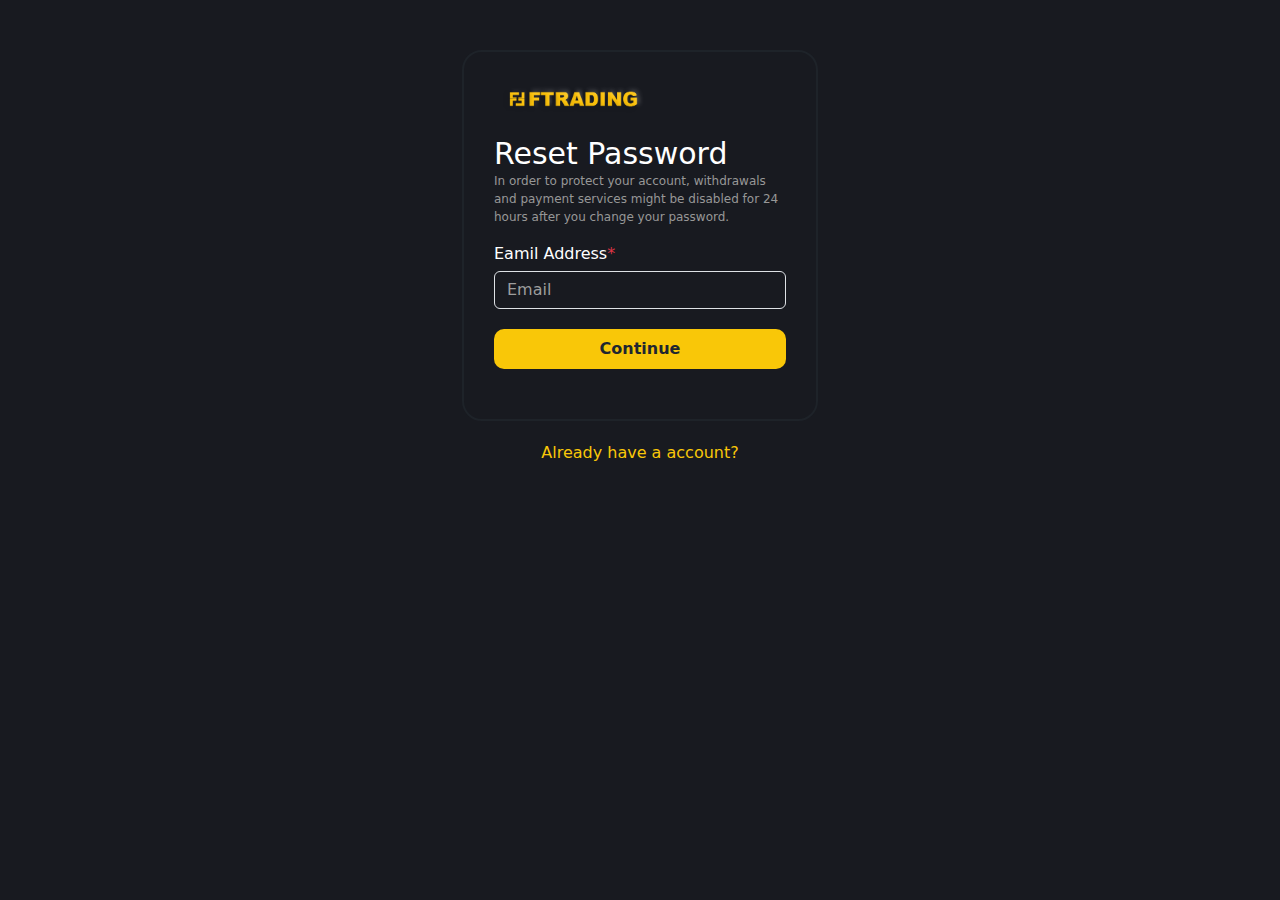
<file: forget-password.html>
<!doctype html>
<html lang="en">

<head>
    <meta charset="utf-8">
    <meta name="viewport" content="width=device-width, initial-scale=1">
    <!-- title  -->
    <title>Welcome to FastTrading</title>
    <!-- bootstrap 5.3  -->
     <link rel="stylesheet" href="assets/bootstrap-5.3.2/css/bootstrap.min.css">
    <!-- fontawsome   -->
     <link rel="stylesheet" href="assets/Font-Awesome-Pro-6.2.1/css/all.min.css">

    <!-- style css  -->
    <link rel="stylesheet" href="css/styles.css">

</head>

<body>

    <section class="login_registration">
        <div class="container">
            <div class="row">
                <div class="col-xl-4 col-md-6 m-auto">
                    <div class="log_regi">
                        <img src="images/logo.png" alt="" class="img-fluid">
                        <h4>Reset Password</h4>
                        <p>In order to protect your account, withdrawals and payment services might be disabled for 24 hours after you change your password.</p>
                        <form action="" class="log_regi_form">
                            <div class="form-group mb-2">
                                <label for="email">Eamil Address<span class="text-danger">*</span></label>
                                <input type="text" placeholder="Email" class="form-control">
                            </div>
                            <button class="btn_primary">Continue</button>
                        </form>
                    </div>
                    <a href="login.html" class="log_regi_link">Already have a account?</a>
                </div>
            </div>
        </div>
    </section>

    <script src="https://code.jquery.com/jquery-3.7.1.js"
        integrity="sha256-eKhayi8LEQwp4NKxN+CfCh+3qOVUtJn3QNZ0TciWLP4=" crossorigin="anonymous"></script>
    <script src="assets/bootstrap-5.3.2/js/bootstrap.bundle.min.js"></script>
    <script src="js/custom.js"></script>
</body>

</html>
</file>
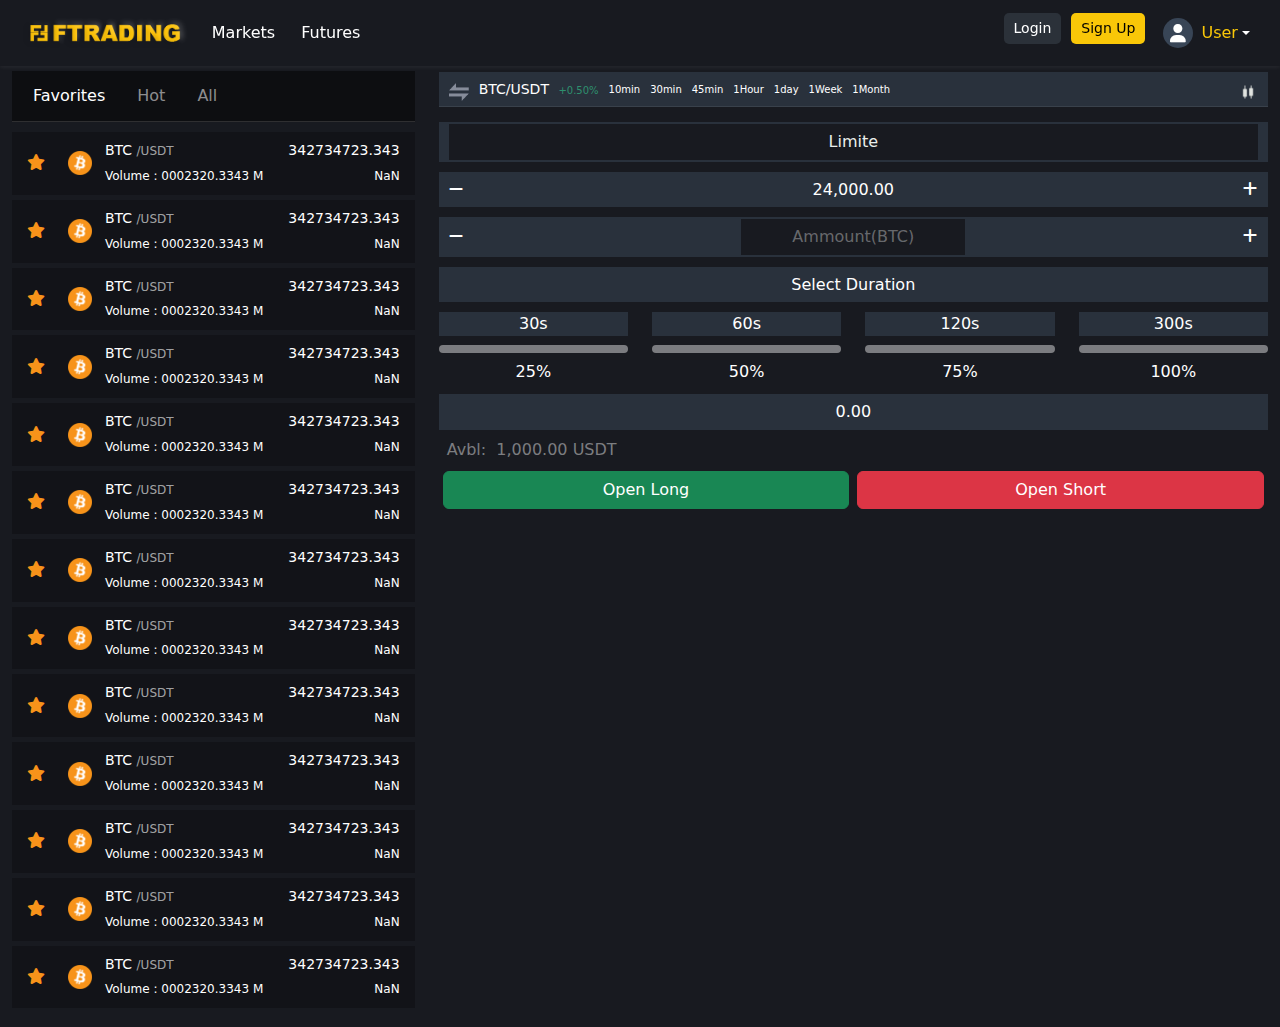
<file: future.html>
<!doctype html>
<html lang="en">

<head>
    <meta charset="utf-8">
    <meta name="viewport" content="width=device-width, initial-scale=1">
    <!-- title  -->
    <title>Welcome to FastTrading</title>
    <!-- bootstrap 5.3  -->
    <link rel="stylesheet" href="assets/bootstrap-5.3.2/css/bootstrap.min.css">
    <!-- fontawsome   -->
    <link rel="stylesheet" href="assets/Font-Awesome-Pro-6.2.1/css/all.min.css">

    <!-- style css  -->
    <link rel="stylesheet" href="css/styles.css">

</head>

<body>
    <!-- header part start here  -->
    <div class="main_navbar">
        <nav class="navbar navbar-expand-lg ">
            <div class="container-fluid">
                <a class="navbar-brand" href="index.html"><img src="images/logo.png" alt="" class="img-fluid"></a>
                <!-- =========== -->
                <div class="offcanvas offcanvas-start " data-bs-backdrop="static" tabindex="-1" id="staticBackdrop"
                    aria-labelledby="staticBackdropLabel">
                    <div class="offcanvas-header text-end">
                        <button type="button" class="btn_close" data-bs-dismiss="offcanvas" aria-label="Close">
                            <i class="fa-solid fa-x"></i>
                        </button>
                    </div>
                    <div class="offcanvas-body">
                        <div class="d-flex aligh-items-center w-100 justify-content-between">
                            <ul class="navbar-nav me-auto mb-2 mb-lg-0">
                                <li class="nav-item">
                                    <a class="nav-link active" aria-current="page" href="market.html">Markets</a>
                                </li>
                                <li class="nav-item">
                                    <a class="nav-link" href="future.html">Futures</a>
                                </li>
                            </ul>

                        </div>

                        <!-- mobile login register  -->
                        <ul class="navbar-nav ms-auto mobile_ group_btns mb-2 mb-lg-0  d-sm-none ">
                            <li class="nav-item w-50">
                                <a class="nav-link btn_login w-100" href="login.html">Login</a>
                            </li>
                            <li class="nav-item w-50">
                                <a class="nav-link btn_signup w-100" href="register.html">Sign Up</a>
                            </li>
                        </ul>
                    </div>
                </div>

                <div class="d-flex">
                    <div class="d-none d-sm-flex">
                        <!-- desktop login register               -->
                        <ul class="navbar-nav ms-auto group_btns mb-2 mb-lg-0 d-none d-lg-flex">
                            <li class="nav-item">
                                <a class="nav-link btn_login" href="login.html">Login</a>
                            </li>
                            <li class="nav-item">
                                <a class="nav-link btn_signup" href="register.html">Sign Up</a>
                            </li>
                        </ul>
                    </div>

                    <ul class="navbar-nav">

                        <li class="nav-item dropdown profile_pic">
                            <a class="nav-link  dropdown-toggle" href="market.html" role="button"
                                data-bs-toggle="dropdown" aria-expanded="false">
                                <i class="fa-solid fa-user"></i>
                                <div>
                                    <h4>User</h4>
                                </div>
                            </a>
                            <ul class="dropdown-menu">
                                <li><a class="dropdown-item" href="profile.html">
                                        <i class="fa-solid fa-user"></i>
                                        Profile</a></li>
                                <li><a class="dropdown-item" href="wallet.html">
                                        <i class="fa-solid fa-wallet"></i>
                                        Wallet</a></li>
                                <li><a class="dropdown-item" href="#">
                                        <i class="fa-solid fa-right-from-bracket"></i>
                                        Logout</a></li>
                            </ul>
                        </li>
                    </ul>
                    <button class="btn btn_menu navbar-toggler text-white" type="button" data-bs-toggle="offcanvas"
                        data-bs-target="#staticBackdrop" aria-controls="staticBackdrop">
                        <i class="fa-solid fa-bars"></i>
                    </button>
                </div>

            </div>
        </nav>
    </div>
    <!-- header part end here  -->


    <div class="container-fluid">
        <div class="row">
            <div class="col-md-4 hot_tab pc_view">
                <div class="row">
                    <div class="col-12">
                        <div class="title">
                            <ul class="nav nav-pills mb-3" id="pills-tab" role="tablist">
                                <li class="nav-item" role="presentation">
                                    <button class="nav-link active" id="pills-Favorites-tab" data-bs-toggle="pill"
                                        data-bs-target="#pills-Favorites" type="button" role="tab"
                                        aria-controls="pills-Favorites" aria-selected="true">Favorites</button>
                                </li>
                                <li class="nav-item" role="presentation">
                                    <button class="nav-link" id="pills-Hot-tab" data-bs-toggle="pill"
                                        data-bs-target="#pills-Hot" type="button" role="tab" aria-controls="pills-Hot"
                                        aria-selected="false">Hot</button>
                                </li>
                                <li class="nav-item" role="presentation">
                                    <button class="nav-link" id="pills-all-tab" data-bs-toggle="pill"
                                        data-bs-target="#pills-all" type="button" role="tab" aria-controls="pills-all"
                                        aria-selected="false">All</button>
                                </li>
                            </ul>
                        </div>
                        <div class="tab-content" id="pills-tabContent">
                            <!-- favorite tab contnet  -->
                            <div class="tab-pane fade show active" id="pills-Favorites" role="tabpanel"
                                aria-labelledby="pills-Favorites-tab">
                                <!-- tab content here  -->
                                <div class="hot_part">
                                    <ul>
                                        <li>
                                            <div class="coins">
                                                <div class="d-flex justify-content-center align-items-center">
                                                    <div><i class="fa-solid fa-star"></i></div>
                                                    <div><img src="images/bitcoin.png" alt=""></div>
                                                    <div>
                                                        <h2>BTC <span>/usdt</span></h2>
                                                        <p>Volume : 0002320.3343 M</p>
                                                    </div>
                                                </div>
                                                <div>
                                                    <h2>342734723.343</h2>
                                                    <p class="text-end">NaN</p>
                                                </div>
                                            </div>
                                        </li>
                                        <li>
                                            <div class="coins">
                                                <div class="d-flex justify-content-center align-items-center">
                                                    <div><i class="fa-solid fa-star"></i></div>
                                                    <div><img src="images/bitcoin.png" alt=""></div>
                                                    <div>
                                                        <h2>BTC <span>/usdt</span></h2>
                                                        <p>Volume : 0002320.3343 M</p>
                                                    </div>
                                                </div>
                                                <div>
                                                    <h2>342734723.343</h2>
                                                    <p class="text-end">NaN</p>
                                                </div>
                                            </div>
                                        </li>
                                        <li>
                                            <div class="coins">
                                                <div class="d-flex justify-content-center align-items-center">
                                                    <div><i class="fa-solid fa-star"></i></div>
                                                    <div><img src="images/bitcoin.png" alt=""></div>
                                                    <div>
                                                        <h2>BTC <span>/usdt</span></h2>
                                                        <p>Volume : 0002320.3343 M</p>
                                                    </div>
                                                </div>
                                                <div>
                                                    <h2>342734723.343</h2>
                                                    <p class="text-end">NaN</p>
                                                </div>
                                            </div>
                                        </li>
                                        <li>
                                            <div class="coins">
                                                <div class="d-flex justify-content-center align-items-center">
                                                    <div><i class="fa-solid fa-star"></i></div>
                                                    <div><img src="images/bitcoin.png" alt=""></div>
                                                    <div>
                                                        <h2>BTC <span>/usdt</span></h2>
                                                        <p>Volume : 0002320.3343 M</p>
                                                    </div>
                                                </div>
                                                <div>
                                                    <h2>342734723.343</h2>
                                                    <p class="text-end">NaN</p>
                                                </div>
                                            </div>
                                        </li>
                                        <li>
                                            <div class="coins">
                                                <div class="d-flex justify-content-center align-items-center">
                                                    <div><i class="fa-solid fa-star"></i></div>
                                                    <div><img src="images/bitcoin.png" alt=""></div>
                                                    <div>
                                                        <h2>BTC <span>/usdt</span></h2>
                                                        <p>Volume : 0002320.3343 M</p>
                                                    </div>
                                                </div>
                                                <div>
                                                    <h2>342734723.343</h2>
                                                    <p class="text-end">NaN</p>
                                                </div>
                                            </div>
                                        </li>
                                        <li>
                                            <div class="coins">
                                                <div class="d-flex justify-content-center align-items-center">
                                                    <div><i class="fa-solid fa-star"></i></div>
                                                    <div><img src="images/bitcoin.png" alt=""></div>
                                                    <div>
                                                        <h2>BTC <span>/usdt</span></h2>
                                                        <p>Volume : 0002320.3343 M</p>
                                                    </div>
                                                </div>
                                                <div>
                                                    <h2>342734723.343</h2>
                                                    <p class="text-end">NaN</p>
                                                </div>
                                            </div>
                                        </li>
                                        <li>
                                            <div class="coins">
                                                <div class="d-flex justify-content-center align-items-center">
                                                    <div><i class="fa-solid fa-star"></i></div>
                                                    <div><img src="images/bitcoin.png" alt=""></div>
                                                    <div>
                                                        <h2>BTC <span>/usdt</span></h2>
                                                        <p>Volume : 0002320.3343 M</p>
                                                    </div>
                                                </div>
                                                <div>
                                                    <h2>342734723.343</h2>
                                                    <p class="text-end">NaN</p>
                                                </div>
                                            </div>
                                        </li>
                                        <li>
                                            <div class="coins">
                                                <div class="d-flex justify-content-center align-items-center">
                                                    <div><i class="fa-solid fa-star"></i></div>
                                                    <div><img src="images/bitcoin.png" alt=""></div>
                                                    <div>
                                                        <h2>BTC <span>/usdt</span></h2>
                                                        <p>Volume : 0002320.3343 M</p>
                                                    </div>
                                                </div>
                                                <div>
                                                    <h2>342734723.343</h2>
                                                    <p class="text-end">NaN</p>
                                                </div>
                                            </div>
                                        </li>
                                        <li>
                                            <div class="coins">
                                                <div class="d-flex justify-content-center align-items-center">
                                                    <div><i class="fa-solid fa-star"></i></div>
                                                    <div><img src="images/bitcoin.png" alt=""></div>
                                                    <div>
                                                        <h2>BTC <span>/usdt</span></h2>
                                                        <p>Volume : 0002320.3343 M</p>
                                                    </div>
                                                </div>
                                                <div>
                                                    <h2>342734723.343</h2>
                                                    <p class="text-end">NaN</p>
                                                </div>
                                            </div>
                                        </li>
                                        <li>
                                            <div class="coins">
                                                <div class="d-flex justify-content-center align-items-center">
                                                    <div><i class="fa-solid fa-star"></i></div>
                                                    <div><img src="images/bitcoin.png" alt=""></div>
                                                    <div>
                                                        <h2>BTC <span>/usdt</span></h2>
                                                        <p>Volume : 0002320.3343 M</p>
                                                    </div>
                                                </div>
                                                <div>
                                                    <h2>342734723.343</h2>
                                                    <p class="text-end">NaN</p>
                                                </div>
                                            </div>
                                        </li>
                                        <li>
                                            <div class="coins">
                                                <div class="d-flex justify-content-center align-items-center">
                                                    <div><i class="fa-solid fa-star"></i></div>
                                                    <div><img src="images/bitcoin.png" alt=""></div>
                                                    <div>
                                                        <h2>BTC <span>/usdt</span></h2>
                                                        <p>Volume : 0002320.3343 M</p>
                                                    </div>
                                                </div>
                                                <div>
                                                    <h2>342734723.343</h2>
                                                    <p class="text-end">NaN</p>
                                                </div>
                                            </div>
                                        </li>
                                        <li>
                                            <div class="coins">
                                                <div class="d-flex justify-content-center align-items-center">
                                                    <div><i class="fa-solid fa-star"></i></div>
                                                    <div><img src="images/bitcoin.png" alt=""></div>
                                                    <div>
                                                        <h2>BTC <span>/usdt</span></h2>
                                                        <p>Volume : 0002320.3343 M</p>
                                                    </div>
                                                </div>
                                                <div>
                                                    <h2>342734723.343</h2>
                                                    <p class="text-end">NaN</p>
                                                </div>
                                            </div>
                                        </li>
                                        <li>
                                            <div class="coins">
                                                <div class="d-flex justify-content-center align-items-center">
                                                    <div><i class="fa-solid fa-star"></i></div>
                                                    <div><img src="images/bitcoin.png" alt=""></div>
                                                    <div>
                                                        <h2>BTC <span>/usdt</span></h2>
                                                        <p>Volume : 0002320.3343 M</p>
                                                    </div>
                                                </div>
                                                <div>
                                                    <h2>342734723.343</h2>
                                                    <p class="text-end">NaN</p>
                                                </div>
                                            </div>
                                        </li>

                                    </ul>
                                </div>
                                <!-- tab content end here  -->
                            </div>
                            <!-- favorite tab content  -->

                            <!-- Hot tab contnet  -->
                            <div class="tab-pane fade  " id="pills-Hot" role="tabpanel" aria-labelledby="pills-Hot-tab">
                                <!--  tab content here  -->
                                <div class="hot_part">
                                    <ul>
                                        <li>
                                            <div class="coins">
                                                <div class="d-flex justify-content-center align-items-center">
                                                    <div><i class="fa-solid fa-star"></i></div>
                                                    <div><img src="images/bitcoin.png" alt=""></div>
                                                    <div>
                                                        <h2>BTC <span>/usdt</span></h2>
                                                        <p>Volume : 0002320.3343 M</p>
                                                    </div>
                                                </div>
                                                <div>
                                                    <h2>342734723.343</h2>
                                                    <p class="text-end">NaN</p>
                                                </div>
                                            </div>
                                        </li>
                                        <li>
                                            <div class="coins">
                                                <div class="d-flex justify-content-center align-items-center">
                                                    <div><i class="fa-solid fa-star"></i></div>
                                                    <div><img src="images/bitcoin.png" alt=""></div>
                                                    <div>
                                                        <h2>BTC <span>/usdt</span></h2>
                                                        <p>Volume : 0002320.3343 M</p>
                                                    </div>
                                                </div>
                                                <div>
                                                    <h2>342734723.343</h2>
                                                    <p class="text-end">NaN</p>
                                                </div>
                                            </div>
                                        </li>
                                        <li>
                                            <div class="coins">
                                                <div class="d-flex justify-content-center align-items-center">
                                                    <div><i class="fa-solid fa-star"></i></div>
                                                    <div><img src="images/bitcoin.png" alt=""></div>
                                                    <div>
                                                        <h2>BTC <span>/usdt</span></h2>
                                                        <p>Volume : 0002320.3343 M</p>
                                                    </div>
                                                </div>
                                                <div>
                                                    <h2>342734723.343</h2>
                                                    <p class="text-end">NaN</p>
                                                </div>
                                            </div>
                                        </li>
                                        <li>
                                            <div class="coins">
                                                <div class="d-flex justify-content-center align-items-center">
                                                    <div><i class="fa-solid fa-star"></i></div>
                                                    <div><img src="images/bitcoin.png" alt=""></div>
                                                    <div>
                                                        <h2>BTC <span>/usdt</span></h2>
                                                        <p>Volume : 0002320.3343 M</p>
                                                    </div>
                                                </div>
                                                <div>
                                                    <h2>342734723.343</h2>
                                                    <p class="text-end">NaN</p>
                                                </div>
                                            </div>
                                        </li>
                                        <li>
                                            <div class="coins">
                                                <div class="d-flex justify-content-center align-items-center">
                                                    <div><i class="fa-solid fa-star"></i></div>
                                                    <div><img src="images/bitcoin.png" alt=""></div>
                                                    <div>
                                                        <h2>BTC <span>/usdt</span></h2>
                                                        <p>Volume : 0002320.3343 M</p>
                                                    </div>
                                                </div>
                                                <div>
                                                    <h2>342734723.343</h2>
                                                    <p class="text-end">NaN</p>
                                                </div>
                                            </div>
                                        </li>
                                        <li>
                                            <div class="coins">
                                                <div class="d-flex justify-content-center align-items-center">
                                                    <div><i class="fa-solid fa-star"></i></div>
                                                    <div><img src="images/bitcoin.png" alt=""></div>
                                                    <div>
                                                        <h2>BTC <span>/usdt</span></h2>
                                                        <p>Volume : 0002320.3343 M</p>
                                                    </div>
                                                </div>
                                                <div>
                                                    <h2>342734723.343</h2>
                                                    <p class="text-end">NaN</p>
                                                </div>
                                            </div>
                                        </li>
                                        <li>
                                            <div class="coins">
                                                <div class="d-flex justify-content-center align-items-center">
                                                    <div><i class="fa-solid fa-star"></i></div>
                                                    <div><img src="images/bitcoin.png" alt=""></div>
                                                    <div>
                                                        <h2>BTC <span>/usdt</span></h2>
                                                        <p>Volume : 0002320.3343 M</p>
                                                    </div>
                                                </div>
                                                <div>
                                                    <h2>342734723.343</h2>
                                                    <p class="text-end">NaN</p>
                                                </div>
                                            </div>
                                        </li>
                                        <li>
                                            <div class="coins">
                                                <div class="d-flex justify-content-center align-items-center">
                                                    <div><i class="fa-solid fa-star"></i></div>
                                                    <div><img src="images/bitcoin.png" alt=""></div>
                                                    <div>
                                                        <h2>BTC <span>/usdt</span></h2>
                                                        <p>Volume : 0002320.3343 M</p>
                                                    </div>
                                                </div>
                                                <div>
                                                    <h2>342734723.343</h2>
                                                    <p class="text-end">NaN</p>
                                                </div>
                                            </div>
                                        </li>
                                        <li>
                                            <div class="coins">
                                                <div class="d-flex justify-content-center align-items-center">
                                                    <div><i class="fa-solid fa-star"></i></div>
                                                    <div><img src="images/bitcoin.png" alt=""></div>
                                                    <div>
                                                        <h2>BTC <span>/usdt</span></h2>
                                                        <p>Volume : 0002320.3343 M</p>
                                                    </div>
                                                </div>
                                                <div>
                                                    <h2>342734723.343</h2>
                                                    <p class="text-end">NaN</p>
                                                </div>
                                            </div>
                                        </li>
                                        <li>
                                            <div class="coins">
                                                <div class="d-flex justify-content-center align-items-center">
                                                    <div><i class="fa-solid fa-star"></i></div>
                                                    <div><img src="images/bitcoin.png" alt=""></div>
                                                    <div>
                                                        <h2>BTC <span>/usdt</span></h2>
                                                        <p>Volume : 0002320.3343 M</p>
                                                    </div>
                                                </div>
                                                <div>
                                                    <h2>342734723.343</h2>
                                                    <p class="text-end">NaN</p>
                                                </div>
                                            </div>
                                        </li>
                                        <li>
                                            <div class="coins">
                                                <div class="d-flex justify-content-center align-items-center">
                                                    <div><i class="fa-solid fa-star"></i></div>
                                                    <div><img src="images/bitcoin.png" alt=""></div>
                                                    <div>
                                                        <h2>BTC <span>/usdt</span></h2>
                                                        <p>Volume : 0002320.3343 M</p>
                                                    </div>
                                                </div>
                                                <div>
                                                    <h2>342734723.343</h2>
                                                    <p class="text-end">NaN</p>
                                                </div>
                                            </div>
                                        </li>
                                        <li>
                                            <div class="coins">
                                                <div class="d-flex justify-content-center align-items-center">
                                                    <div><i class="fa-solid fa-star"></i></div>
                                                    <div><img src="images/bitcoin.png" alt=""></div>
                                                    <div>
                                                        <h2>BTC <span>/usdt</span></h2>
                                                        <p>Volume : 0002320.3343 M</p>
                                                    </div>
                                                </div>
                                                <div>
                                                    <h2>342734723.343</h2>
                                                    <p class="text-end">NaN</p>
                                                </div>
                                            </div>
                                        </li>
                                        <li>
                                            <div class="coins">
                                                <div class="d-flex justify-content-center align-items-center">
                                                    <div><i class="fa-solid fa-star"></i></div>
                                                    <div><img src="images/bitcoin.png" alt=""></div>
                                                    <div>
                                                        <h2>BTC <span>/usdt</span></h2>
                                                        <p>Volume : 0002320.3343 M</p>
                                                    </div>
                                                </div>
                                                <div>
                                                    <h2>342734723.343</h2>
                                                    <p class="text-end">NaN</p>
                                                </div>
                                            </div>
                                        </li>

                                    </ul>
                                </div>
                                <!--  tab content end here  -->
                            </div>
                            <!-- Hot tab content  -->

                            <!-- Hot tab contnet  -->
                            <div class="tab-pane fade  " id="pills-all" role="tabpanel" aria-labelledby="pills-all-tab">
                                <!--  tab content here  -->
                                <div class="hot_part">
                                    <ul>
                                        <li>
                                            <div class="coins">
                                                <div class="d-flex justify-content-center align-items-center">
                                                    <div><i class="fa-solid fa-star"></i></div>
                                                    <div><img src="images/bitcoin.png" alt=""></div>
                                                    <div>
                                                        <h2>BTC <span>/usdt</span></h2>
                                                        <p>Volume : 0002320.3343 M</p>
                                                    </div>
                                                </div>
                                                <div>
                                                    <h2>342734723.343</h2>
                                                    <p class="text-end">NaN</p>
                                                </div>
                                            </div>
                                        </li>
                                        <li>
                                            <div class="coins">
                                                <div class="d-flex justify-content-center align-items-center">
                                                    <div><i class="fa-solid fa-star"></i></div>
                                                    <div><img src="images/bitcoin.png" alt=""></div>
                                                    <div>
                                                        <h2>BTC <span>/usdt</span></h2>
                                                        <p>Volume : 0002320.3343 M</p>
                                                    </div>
                                                </div>
                                                <div>
                                                    <h2>342734723.343</h2>
                                                    <p class="text-end">NaN</p>
                                                </div>
                                            </div>
                                        </li>
                                        <li>
                                            <div class="coins">
                                                <div class="d-flex justify-content-center align-items-center">
                                                    <div><i class="fa-solid fa-star"></i></div>
                                                    <div><img src="images/bitcoin.png" alt=""></div>
                                                    <div>
                                                        <h2>BTC <span>/usdt</span></h2>
                                                        <p>Volume : 0002320.3343 M</p>
                                                    </div>
                                                </div>
                                                <div>
                                                    <h2>342734723.343</h2>
                                                    <p class="text-end">NaN</p>
                                                </div>
                                            </div>
                                        </li>
                                        <li>
                                            <div class="coins">
                                                <div class="d-flex justify-content-center align-items-center">
                                                    <div><i class="fa-solid fa-star"></i></div>
                                                    <div><img src="images/bitcoin.png" alt=""></div>
                                                    <div>
                                                        <h2>BTC <span>/usdt</span></h2>
                                                        <p>Volume : 0002320.3343 M</p>
                                                    </div>
                                                </div>
                                                <div>
                                                    <h2>342734723.343</h2>
                                                    <p class="text-end">NaN</p>
                                                </div>
                                            </div>
                                        </li>
                                        <li>
                                            <div class="coins">
                                                <div class="d-flex justify-content-center align-items-center">
                                                    <div><i class="fa-solid fa-star"></i></div>
                                                    <div><img src="images/bitcoin.png" alt=""></div>
                                                    <div>
                                                        <h2>BTC <span>/usdt</span></h2>
                                                        <p>Volume : 0002320.3343 M</p>
                                                    </div>
                                                </div>
                                                <div>
                                                    <h2>342734723.343</h2>
                                                    <p class="text-end">NaN</p>
                                                </div>
                                            </div>
                                        </li>
                                        <li>
                                            <div class="coins">
                                                <div class="d-flex justify-content-center align-items-center">
                                                    <div><i class="fa-solid fa-star"></i></div>
                                                    <div><img src="images/bitcoin.png" alt=""></div>
                                                    <div>
                                                        <h2>BTC <span>/usdt</span></h2>
                                                        <p>Volume : 0002320.3343 M</p>
                                                    </div>
                                                </div>
                                                <div>
                                                    <h2>342734723.343</h2>
                                                    <p class="text-end">NaN</p>
                                                </div>
                                            </div>
                                        </li>
                                        <li>
                                            <div class="coins">
                                                <div class="d-flex justify-content-center align-items-center">
                                                    <div><i class="fa-solid fa-star"></i></div>
                                                    <div><img src="images/bitcoin.png" alt=""></div>
                                                    <div>
                                                        <h2>BTC <span>/usdt</span></h2>
                                                        <p>Volume : 0002320.3343 M</p>
                                                    </div>
                                                </div>
                                                <div>
                                                    <h2>342734723.343</h2>
                                                    <p class="text-end">NaN</p>
                                                </div>
                                            </div>
                                        </li>
                                        <li>
                                            <div class="coins">
                                                <div class="d-flex justify-content-center align-items-center">
                                                    <div><i class="fa-solid fa-star"></i></div>
                                                    <div><img src="images/bitcoin.png" alt=""></div>
                                                    <div>
                                                        <h2>BTC <span>/usdt</span></h2>
                                                        <p>Volume : 0002320.3343 M</p>
                                                    </div>
                                                </div>
                                                <div>
                                                    <h2>342734723.343</h2>
                                                    <p class="text-end">NaN</p>
                                                </div>
                                            </div>
                                        </li>
                                        <li>
                                            <div class="coins">
                                                <div class="d-flex justify-content-center align-items-center">
                                                    <div><i class="fa-solid fa-star"></i></div>
                                                    <div><img src="images/bitcoin.png" alt=""></div>
                                                    <div>
                                                        <h2>BTC <span>/usdt</span></h2>
                                                        <p>Volume : 0002320.3343 M</p>
                                                    </div>
                                                </div>
                                                <div>
                                                    <h2>342734723.343</h2>
                                                    <p class="text-end">NaN</p>
                                                </div>
                                            </div>
                                        </li>
                                        <li>
                                            <div class="coins">
                                                <div class="d-flex justify-content-center align-items-center">
                                                    <div><i class="fa-solid fa-star"></i></div>
                                                    <div><img src="images/bitcoin.png" alt=""></div>
                                                    <div>
                                                        <h2>BTC <span>/usdt</span></h2>
                                                        <p>Volume : 0002320.3343 M</p>
                                                    </div>
                                                </div>
                                                <div>
                                                    <h2>342734723.343</h2>
                                                    <p class="text-end">NaN</p>
                                                </div>
                                            </div>
                                        </li>
                                        <li>
                                            <div class="coins">
                                                <div class="d-flex justify-content-center align-items-center">
                                                    <div><i class="fa-solid fa-star"></i></div>
                                                    <div><img src="images/bitcoin.png" alt=""></div>
                                                    <div>
                                                        <h2>BTC <span>/usdt</span></h2>
                                                        <p>Volume : 0002320.3343 M</p>
                                                    </div>
                                                </div>
                                                <div>
                                                    <h2>342734723.343</h2>
                                                    <p class="text-end">NaN</p>
                                                </div>
                                            </div>
                                        </li>
                                        <li>
                                            <div class="coins">
                                                <div class="d-flex justify-content-center align-items-center">
                                                    <div><i class="fa-solid fa-star"></i></div>
                                                    <div><img src="images/bitcoin.png" alt=""></div>
                                                    <div>
                                                        <h2>BTC <span>/usdt</span></h2>
                                                        <p>Volume : 0002320.3343 M</p>
                                                    </div>
                                                </div>
                                                <div>
                                                    <h2>342734723.343</h2>
                                                    <p class="text-end">NaN</p>
                                                </div>
                                            </div>
                                        </li>
                                        <li>
                                            <div class="coins">
                                                <div class="d-flex justify-content-center align-items-center">
                                                    <div><i class="fa-solid fa-star"></i></div>
                                                    <div><img src="images/bitcoin.png" alt=""></div>
                                                    <div>
                                                        <h2>BTC <span>/usdt</span></h2>
                                                        <p>Volume : 0002320.3343 M</p>
                                                    </div>
                                                </div>
                                                <div>
                                                    <h2>342734723.343</h2>
                                                    <p class="text-end">NaN</p>
                                                </div>
                                            </div>
                                        </li>

                                    </ul>
                                </div>
                                <!--  tab content end here  -->
                            </div>
                            <!-- Hot tab content  -->
                        </div>

                    </div>
                </div>

            </div>
            <div class="col-md-8">
                <div class="row">
                    <!-- chart part start here  -->
                    <div class="col-md-12">
                        <!-- topbar part start here  -->
                        <div class="top_navbar">
                            <div class="row ">
                                <div class="col-10">
                                    <div class="top_left">
                                        <div>
                                            <a class="" data-bs-toggle="offcanvas" href="#offcanvasExample"
                                                role="button" aria-controls="offcanvasExample">
                                                <img src="images/arrow.png" alt="">
                                            </a>

                                            <div class="offcanvas offcanvas-start" tabindex="-1" id="offcanvasExample"
                                                aria-labelledby="offcanvasExampleLabel">
                                                <div class="offcanvas-header">
                                                    <div class="d-flex justify-content-between align-items-center mb-3">
                                                        <h5 class="offcanvas-title" id="offcanvasExampleLabel">Markets
                                                        </h5>
                                                        <button type="button " class="btn_close"
                                                            data-bs-dismiss="offcanvas" aria-label="Close"><i
                                                                class="fa-solid fa-xmark"></i></button>
                                                    </div>

                                                    <div>
                                                        <form action="">
                                                            <input type="text" name="search" placeholder="search"
                                                                class="form-control">
                                                        </form>
                                                    </div>
                                                    <!-- tabs part start here  -->
                                                    <div>
                                                        <ul class="nav nav-pills tab_btn mb-3" id="pills-tab"
                                                            role="tablist">
                                                            <li class="nav-item" role="presentation">
                                                                <button class="nav-link active" id="pills-fav-tab"
                                                                    data-bs-toggle="pill" data-bs-target="#pills-fav"
                                                                    type="button" role="tab" aria-controls="pills-home"
                                                                    aria-selected="true">Favorite <span></span></button>

                                                            </li>
                                                            <li class="nav-item" role="presentation">
                                                                <button class="nav-link" id="pills-BUSD-tab"
                                                                    data-bs-toggle="pill" data-bs-target="#pills-BUSD"
                                                                    type="button" role="tab" aria-controls="pills-BUSD"
                                                                    aria-selected="false">Hot<span></span></button>

                                                            </li>
                                                            <li class="nav-item" role="presentation">
                                                                <button class="nav-link" id="pills-TUSD-tab"
                                                                    data-bs-toggle="pill" data-bs-target="#pills-TUSD"
                                                                    type="button" role="tab"
                                                                    aria-controls="pills-contact"
                                                                    aria-selected="false">All <span></span></button>

                                                            </li>
                                                        </ul>
                                                    </div>
                                                    <!-- tab button end here  -->
                                                </div>
                                                <div class="offcanvas-body">


                                                    <!--tab  main content part start here  -->
                                                    <div class="tab_function">
                                                        <div class="tab-content" id="pills-tabContent">
                                                            <div class="tab-pane fade show active" id="pills-fav"
                                                                role="tabpanel" aria-labelledby="pills-fav-tab">
                                                                <!-- Favorite part start here  -->
                                                                <div class="col-md-12 ">
                                                                    <div class="nav flex-column nav-pills"
                                                                        role="tablist" aria-orientation="vertical">
                                                                        <a class="nav-link coin_select d-flex justify-content-between align-items-center active"
                                                                            data-toggle="pill" href="#coinBTC"
                                                                            role="tab" aria-selected="true">
                                                                            <div class="d-flex">
                                                                                <div class="sidebar_star"><i
                                                                                        class="fa-solid fa-star"></i>
                                                                                </div>
                                                                                <img src="images/bitcoin.png" alt="btc">
                                                                                <div>
                                                                                    <h2>BTC</h2>
                                                                                    <p>Bitcoin</p>
                                                                                </div>
                                                                            </div>
                                                                            <div>
                                                                                <h3>4.5484254</h3>
                                                                                <p class="text-end"><i
                                                                                        class="icon ion-md-lock"></i>
                                                                                    0.0000000</p>
                                                                            </div>
                                                                        </a>
                                                                        <a class="nav-link d-flex coin_select justify-content-between align-items-center"
                                                                            data-toggle="pill" href="#coinETH"
                                                                            role="tab" aria-selected="false">
                                                                            <div class="d-flex">
                                                                                <div class="sidebar_star"><i
                                                                                        class="fa-solid fa-star"></i>
                                                                                </div>
                                                                                <img src="images/eth.png" alt="btc">
                                                                                <div>
                                                                                    <h2>ETH</h2>
                                                                                    <p>Ethereum</p>
                                                                                </div>
                                                                            </div>
                                                                            <div>
                                                                                <h3>13.454845</h3>
                                                                                <p class="text-end"><i
                                                                                        class="icon ion-md-lock"></i>
                                                                                    0.0000000</p>
                                                                            </div>
                                                                        </a>
                                                                        <a class="nav-link coin_select d-flex justify-content-between align-items-center"
                                                                            data-toggle="pill" href="#coinBNB"
                                                                            role="tab" aria-selected="false">
                                                                            <div class="d-flex">
                                                                                <div class="sidebar_star"><i
                                                                                        class="fa-solid fa-star"></i>
                                                                                </div>
                                                                                <img src="images/bnb.png" alt="btc">
                                                                                <div>
                                                                                    <h2>BNB</h2>
                                                                                    <p>Binance</p>
                                                                                </div>
                                                                            </div>
                                                                            <div>
                                                                                <h3>35.4842458</h3>
                                                                                <p class="text-end"><i
                                                                                        class="icon ion-md-lock"></i>
                                                                                    0.0000000</p>
                                                                            </div>
                                                                        </a>
                                                                        <a class="nav-link coin_select d-flex justify-content-between align-items-center"
                                                                            data-toggle="pill" href="#coinTRX"
                                                                            role="tab" aria-selected="false">
                                                                            <div class="d-flex">
                                                                                <div class="sidebar_star"><i
                                                                                        class="fa-solid fa-star"></i>
                                                                                </div>
                                                                                <img src="images/trx.png" alt="btc">
                                                                                <div>
                                                                                    <h2>TRX</h2>
                                                                                    <p>Tron</p>
                                                                                </div>
                                                                            </div>
                                                                            <div>
                                                                                <h3>4.458941</h3>
                                                                                <p class="text-end"><i
                                                                                        class="icon ion-md-lock"></i>
                                                                                    0.0000000</p>
                                                                            </div>
                                                                        </a>
                                                                    </div>
                                                                </div>
                                                                <!-- favorite part end here  -->
                                                            </div>
                                                            <div class="tab-pane fade" id="pills-BUSD" role="tabpanel"
                                                                aria-labelledby="pills-BUSD-tab">
                                                                <!-- BUSD part start here  -->
                                                                <div class="col-md-12 ">
                                                                    <div class="nav flex-column nav-pills"
                                                                        role="tablist" aria-orientation="vertical">
                                                                        <a class="nav-link coin_select d-flex justify-content-between align-items-center active"
                                                                            data-toggle="pill" href="#coinBTC"
                                                                            role="tab" aria-selected="true">
                                                                            <div class="d-flex">
                                                                                <div class="sidebar_star"><i
                                                                                        class="fa-solid fa-star"></i>
                                                                                </div>
                                                                                <img src="images/bitcoin.png" alt="btc">
                                                                                <div>
                                                                                    <h2>BTC</h2>
                                                                                    <p>Bitcoin</p>
                                                                                </div>
                                                                            </div>
                                                                            <div>
                                                                                <h3>4.5484254</h3>
                                                                                <p class="text-end"><i
                                                                                        class="icon ion-md-lock"></i>
                                                                                    0.0000000</p>
                                                                            </div>
                                                                        </a>
                                                                        <a class="nav-link d-flex coin_select justify-content-between align-items-center"
                                                                            data-toggle="pill" href="#coinETH"
                                                                            role="tab" aria-selected="false">
                                                                            <div class="d-flex">
                                                                                <div class="sidebar_star"><i
                                                                                        class="fa-solid fa-star"></i>
                                                                                </div>
                                                                                <img src="images/eth.png" alt="btc">
                                                                                <div>
                                                                                    <h2>ETH</h2>
                                                                                    <p>Ethereum</p>
                                                                                </div>
                                                                            </div>
                                                                            <div>
                                                                                <h3>13.454845</h3>
                                                                                <p class="text-end"><i
                                                                                        class="icon ion-md-lock"></i>
                                                                                    0.0000000</p>
                                                                            </div>
                                                                        </a>
                                                                        <a class="nav-link coin_select d-flex justify-content-between align-items-center"
                                                                            data-toggle="pill" href="#coinBNB"
                                                                            role="tab" aria-selected="false">
                                                                            <div class="d-flex">
                                                                                <div class="sidebar_star"><i
                                                                                        class="fa-solid fa-star"></i>
                                                                                </div>
                                                                                <img src="images/bnb.png" alt="btc">
                                                                                <div>
                                                                                    <h2>BNB</h2>
                                                                                    <p>Binance</p>
                                                                                </div>
                                                                            </div>
                                                                            <div>
                                                                                <h3>35.4842458</h3>
                                                                                <p class="text-end"><i
                                                                                        class="icon ion-md-lock"></i>
                                                                                    0.0000000</p>
                                                                            </div>
                                                                        </a>
                                                                        <a class="nav-link coin_select d-flex justify-content-between align-items-center"
                                                                            data-toggle="pill" href="#coinTRX"
                                                                            role="tab" aria-selected="false">
                                                                            <div class="d-flex">
                                                                                <div class="sidebar_star"><i
                                                                                        class="fa-solid fa-star"></i>
                                                                                </div>
                                                                                <img src="images/trx.png" alt="btc">
                                                                                <div>
                                                                                    <h2>TRX</h2>
                                                                                    <p>Tron</p>
                                                                                </div>
                                                                            </div>
                                                                            <div>
                                                                                <h3>4.458941</h3>
                                                                                <p class="text-end"><i
                                                                                        class="icon ion-md-lock"></i>
                                                                                    0.0000000</p>
                                                                            </div>
                                                                        </a>
                                                                    </div>
                                                                </div>
                                                                <!-- BUSD part end here  -->
                                                            </div>
                                                            <div class="tab-pane fade" id="pills-TUSD" role="tabpanel"
                                                                aria-labelledby="pills-TUSD-tab">
                                                                <!-- TUSD part start here  -->
                                                                <div class="col-md-12 ">
                                                                    <div class="nav flex-column nav-pills"
                                                                        role="tablist" aria-orientation="vertical">
                                                                        <a class="nav-link coin_select d-flex justify-content-between align-items-center active"
                                                                            data-toggle="pill" href="#coinBTC"
                                                                            role="tab" aria-selected="true">
                                                                            <div class="d-flex">
                                                                                <div class="sidebar_star"><i
                                                                                        class="fa-solid fa-star"></i>
                                                                                </div>
                                                                                <img src="images/bitcoin.png" alt="btc">
                                                                                <div>
                                                                                    <h2>BTC</h2>
                                                                                    <p>Bitcoin</p>
                                                                                </div>
                                                                            </div>
                                                                            <div>
                                                                                <h3>4.5484254</h3>
                                                                                <p class="text-end"><i
                                                                                        class="icon ion-md-lock"></i>
                                                                                    0.0000000</p>
                                                                            </div>
                                                                        </a>
                                                                        <a class="nav-link d-flex coin_select justify-content-between align-items-center"
                                                                            data-toggle="pill" href="#coinETH"
                                                                            role="tab" aria-selected="false">
                                                                            <div class="d-flex">
                                                                                <div class="sidebar_star"><i
                                                                                        class="fa-solid fa-star"></i>
                                                                                </div>
                                                                                <img src="images/eth.png" alt="btc">
                                                                                <div>
                                                                                    <h2>ETH</h2>
                                                                                    <p>Ethereum</p>
                                                                                </div>
                                                                            </div>
                                                                            <div>
                                                                                <h3>13.454845</h3>
                                                                                <p class="text-end"><i
                                                                                        class="icon ion-md-lock"></i>
                                                                                    0.0000000</p>
                                                                            </div>
                                                                        </a>
                                                                        <a class="nav-link coin_select d-flex justify-content-between align-items-center"
                                                                            data-toggle="pill" href="#coinBNB"
                                                                            role="tab" aria-selected="false">
                                                                            <div class="d-flex">
                                                                                <div class="sidebar_star"><i
                                                                                        class="fa-solid fa-star"></i>
                                                                                </div>
                                                                                <img src="images/bnb.png" alt="btc">
                                                                                <div>
                                                                                    <h2>BNB</h2>
                                                                                    <p>Binance</p>
                                                                                </div>
                                                                            </div>
                                                                            <div>
                                                                                <h3>35.4842458</h3>
                                                                                <p class="text-end"><i
                                                                                        class="icon ion-md-lock"></i>
                                                                                    0.0000000</p>
                                                                            </div>
                                                                        </a>
                                                                        <a class="nav-link coin_select d-flex justify-content-between align-items-center"
                                                                            data-toggle="pill" href="#coinTRX"
                                                                            role="tab" aria-selected="false">
                                                                            <div class="d-flex">
                                                                                <div class="sidebar_star"><i
                                                                                        class="fa-solid fa-star"></i>
                                                                                </div>
                                                                                <img src="images/trx.png" alt="btc">
                                                                                <div>
                                                                                    <h2>TRX</h2>
                                                                                    <p>Tron</p>
                                                                                </div>
                                                                            </div>
                                                                            <div>
                                                                                <h3>4.458941</h3>
                                                                                <p class="text-end"><i
                                                                                        class="icon ion-md-lock"></i>
                                                                                    0.0000000</p>
                                                                            </div>
                                                                        </a>
                                                                    </div>
                                                                </div>
                                                                <!-- TUSD part end here  -->
                                                            </div>
                                                        </div>
                                                    </div>
                                                    <!-- tabs part end here    -->
                                                </div>
                                            </div>
                                        </div>

                                        <!-- Coin title  -->
                                        <h1> btc/usdt <span>+0.50%</span></h1>
                                        <div class="min_btns">
                                            <button type="button" class="btn btn_time">10min</button>
                                            <button type="button" class="btn btn_time">30min</button>
                                            <button type="button" class="btn btn_time">45min</button>
                                            <button type="button" class="btn btn_time">1Hour</button>
                                            <button type="button" class="btn btn_time">1day</button>
                                            <button type="button" class="btn btn_time">1Week</button>
                                            <button type="button" class="btn btn_time">1Month</button>
                                        </div>

                                    </div>
                                </div>
                                <div class="col-2 d-flex justify-content-end align-items-center">
                                    <div class="top_right">
                                        <div class="candle_icon pc_view">
                                            <a href="#">
                                                <img src="images/candle.png" class="candle_light" alt="">
                                                <img src="images/candle dark.png" class="candle_dark" alt="">
                                            </a>
                                        </div>

                                        <div class="candle_icon mobile_view">
                                            <a>
                                                <button
                                                    class="d-flex justify-content-center align-items-center btn_candle"
                                                    id="myButton" onclick="toggleButton()">
                                                    <img src="images/candle-active.png" class=" icn_active" alt="">
                                                    <img src="images/candle.png" class=" icn_inactive" alt="">
                                                </button>
                                            </a>
                                        </div>
                                    </div>
                                </div>
                            </div>
                        </div>
                        <!-- topbar part end here  -->

                        <!-- TradingView Widget BEGIN -->
                        <div class="tradingview-widget-container futures_widgets " id="inactiveDiv">
                            <div id="tradingview_e223c"></div>
                            <div class="tradingview-widget-copyright"><a href="https://www.tradingview.com/"
                                    rel="noopener nofollow" target="_blank"><span class="blue-text">Track all markets on
                                        TradingView</span></a></div>
                            <script type="text/javascript" src="https://s3.tradingview.com/tv.js"></script>
                            <script type="text/javascript">
                                new TradingView.widget(
                                    {
                                        "autosize": true,
                                        "symbol": "BITSTAMP:BTCUSD",
                                        "interval": "1",
                                        "timezone": "Etc/UTC",
                                        "theme": "dark",
                                        "style": "1",
                                        "locale": "en",
                                        "toolbar_bg": "#f1f3f6",
                                        "enable_publishing": false,
                                        "backgroundColor": "rgba(8, 19, 34, 1)",
                                        "hide_top_toolbar": true,
                                        "hide_legend": true,
                                        "save_image": false,
                                        "container_id": "tradingview_e223c"
                                    }
                                );
                            </script>
                        </div>
                        <!-- TradingView Widget END -->
                    </div>
                    <!-- chart part end here  -->
                    <!-- buy part start here  -->
                    <div class="col-md-12">
                        <div class="btns_part">
                            <form action="">
                                <div class="btns">

                                    <select name="" class=" text-center" id="">
                                        <option value="" selected><img src="images/i.png" alt="">Limite <i
                                                class="fa-solid fa-caret-down"></i></option>
                                        <option value="">Market</option>
                                    </select>

                                </div>
                                <div class="btns">
                                    <div><button><i class="fa-solid fa-minus"></i></button></div>
                                    <div>
                                        <h4 class="text-center">24,000.00</h4>
                                    </div> <!--(Buying Price)-->
                                    <div><button><i class="fa-solid fa-plus"></i></button></div>
                                </div>
                                <div class="btns">
                                    <div><button><i class="fa-solid fa-minus"></i></button></div>
                                    <div><input type="text" class="" placeholder="Ammount(BTC)"></div>
                                    <!--Est BTC ammount-->
                                    <div><button><i class="fa-solid fa-plus"></i></button></div>
                                </div>
                                <div class="btns justify-content-center">
                                    <div class="">
                                        <h4 class="text-center">Select Duration</h4>
                                    </div>
                                </div>
                                <div class="row">
                                    <div class="col-3">
                                        <div class="duration_btn">
                                            <div><button type="button">30s</button></div>
                                        </div>
                                    </div>
                                    <div class="col-3">
                                        <div class="duration_btn">
                                            <div><button type="button">60s</button></div>
                                        </div>
                                    </div>
                                    <div class="col-3">
                                        <div class="duration_btn">
                                            <div><button type="button">120s</button></div>
                                        </div>
                                    </div>
                                    <div class="col-3">
                                        <div class="duration_btn">
                                            <div><button type="button">300s</button></div>
                                        </div>
                                    </div>
                                </div>
                                <div class="row">
                                    <div class="col-3">
                                        <div class="percen_btn">
                                            <div><button type="button"></button></div>
                                            <div>
                                                <p>25%</p>
                                            </div>
                                        </div>
                                    </div>
                                    <div class="col-3">
                                        <div class="percen_btn">
                                            <div><button type="button"></button></div>
                                            <div>
                                                <p>50%</p>
                                            </div>
                                        </div>
                                    </div>
                                    <div class="col-3">
                                        <div class="percen_btn">
                                            <div><button type="button"></button></div>
                                            <div>
                                                <p>75%</p>
                                            </div>
                                        </div>
                                    </div>
                                    <div class="col-3">
                                        <div class="percen_btn">
                                            <div><button type="button"></button></div>
                                            <div>
                                                <p>100%</p>
                                            </div>
                                        </div>
                                    </div>
                                </div>
                                <div class="btns justify-content-center">
                                    <div>
                                        <h4 class="text-center"> 0.00</h4>
                                    </div>
                                </div>
                                <div>
                                    <h6 class="text-center avbl_css px-2">
                                        <div class="d-flex justify-content-start align-items-center">
                                            <div>Avbl: &nbsp;</div>
                                            <div>1,000.00 <span>USDT</span></div>
                                        </div>
                                    </h6>
                                </div>
                                <div class="d-flex aligh-items-center">
                                    <button type="button" data-bs-toggle="modal" data-bs-target="#open_long"
                                        class="btn btn-success btn_show w-50 m-1">Open Long </button>
                                    <button type="button" data-bs-toggle="modal" data-bs-target="#open_long"
                                        class="btn btn_show btn-danger w-50 m-1">Open Short </button>
                                </div>
                            </form>
                        </div>
                    </div>
                    <!-- buy part end here  -->


                </div>
            </div>
        </div>

    </div>

    <!-- Confirm modal  -->
    <div class="modal fade" id="open_long" tabindex="-1" aria-labelledby="open_longLabel" style="display: none;"
        aria-hidden="true">
        <div class="modal-dialog modal-dialog-centered">
            <div class="modal-content rounded-0">
                <div class="modal-header py-0">
                    <div class="w-10"></div>
                    <!-- <h5 class="modal-title fs-6" id="open_longLabel"></h5> -->
                    <div data-bs-theme="dark">
                        <button type="button" class="btn_close text-white" data-bs-dismiss="modal" aria-label="Close">
                            <i class="fas fa-times"></i>
                        </button>
                    </div>
                </div>
                <div class="modal-body">
                    <div class="text-center p-4 pb-2">
                        <i class="fa-solid fa-check confirm_icon"></i>
                        <h5 class="text-light">Your Trade has been started</h5>
                        <a href="market.html" class="btn_primary m_close my-3">OK</a>
                    </div>
                </div>
            </div>
        </div>
    </div>

    <script src="https://code.jquery.com/jquery-3.7.1.js"
        integrity="sha256-eKhayi8LEQwp4NKxN+CfCh+3qOVUtJn3QNZ0TciWLP4=" crossorigin="anonymous"></script>
    <script src="assets/bootstrap-5.3.2/js/bootstrap.bundle.min.js"></script>
    <script src="js/custom.js"></script>
    <script src="js/hideshow.js"></script>
    <script>
        $(document).ready(function () {
            $('.btn_show').click(function () {
                setTimeout(() => {
                    $('.modal-backdrop').removeClass('show');
                    $('.modal-backdrop').fadeOut(); //.css('display', 'none');  
                    $('.modal').removeClass('show');
                    $('.modal.fade').fadeOut();
                }, 2000);
            });
        });


    </script>

</body>

</html>
</file>
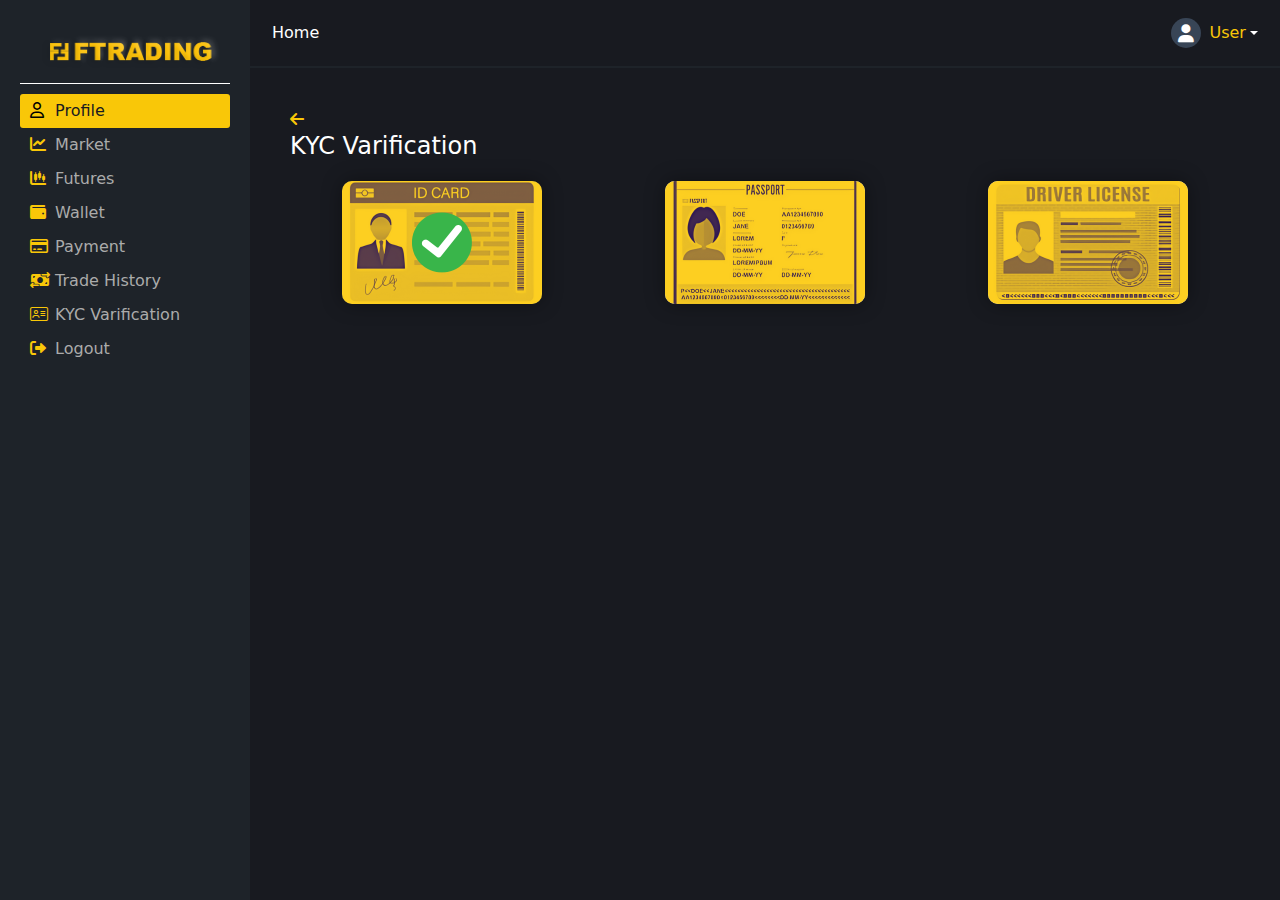
<file: kyc.html>
<!doctype html>
<html lang="en">

<head>
    <meta charset="utf-8">
    <meta name="viewport" content="width=device-width, initial-scale=1">
    <!-- title  -->
    <title>Welcome to FastTrading</title>
    <!-- bootstrap 5.3  -->
    <link rel="stylesheet" href="assets/bootstrap-5.3.2/css/bootstrap.min.css">
    <!-- fontawsome   -->
    <link rel="stylesheet" href="assets/Font-Awesome-Pro-6.2.1/css/all.min.css">

    <!-- style css  -->
    <link rel="stylesheet" href="css/styles.css">

</head>

<body>
    <!-- sidebar start -->
    <aside class="dashboard_sidebar">
        <div class="sidbar_close">
            <button class="btn_sidebar" type="button">
                <i class="fa-solid fa-x"></i>
            </button>
        </div>
        <div class="sidebar_top ">
            <a href="index.html"><img src="images/logo.png" alt="" class="img-fluid"></a>
        </div>
        <nav class="nav_sidebar">
            <ul class="sidebar_list">
                <li class="sidebar_item active">
                    <a href="profile.html" class="sidebar_link">
                        <i class="fa-regular fa-user"></i>
                        <span>Profile</span>
                    </a>
                </li>
                <li class="sidebar_item">
                    <a href="market.html" class="sidebar_link">
                        <i class="fa-solid fa-chart-line"></i>
                        <span>Market</span>
                    </a>
                </li>
                <li class="sidebar_item">
                    <a href="future.html" class="sidebar_link">
                        <i class="fa-solid fa-chart-candlestick"></i>
                        <span>Futures</span>
                    </a>
                </li>
                <li class="sidebar_item">
                    <a href="wallet.html" class="sidebar_link">
                        <i class="fa-solid fa-wallet"></i>
                        <span>Wallet</span>
                    </a>
                </li>
                <li class="sidebar_item">
                    <a href="payment.html" class="sidebar_link">
                        <i class="fa-regular fa-credit-card"></i>
                        <span>Payment</span>
                    </a>
                </li>
                <li class="sidebar_item">
                    <a href="trade-history.html" class="sidebar_link">
                        <i class="fa-solid fa-money-bill-transfer"></i>
                        <span>Trade History</span>
                    </a>
                </li>
                <li class="sidebar_item">
                    <a href="kyc.html" class="sidebar_link">
                        <i class="fa-light fa-address-card"></i>
                        <span>KYC Varification</span>
                    </a>
                </li>
                <li class="sidebar_item">
                    <a href="profile.html" class="sidebar_link">
                        <i class="fa-solid fa-right-from-bracket"></i>
                        <span>Logout</span>
                    </a>
                </li>
            </ul>
        </nav>
    </aside>
    <!-- sidebar end  -->
    <div class="main_dashboard">

        <!-- top navbar  -->
        <nav class="navbar navbar-expand-lg ">
            <div class="container-fluid">
                <div class="" id="">
                    <ul class="navbar_secondary ms-auto mb-2 mb-lg-0">
                        <li class="d-lg-none">
                            <button class="btn_sidebar" type="button">
                                <i class="fa-solid fa-bars"></i>
                            </button>
                        </li>
                        <li class="nav-item">
                            <a href="index.html" class="nav-link">
                                Home
                            </a>
                        </li>
                    </ul>
                </div>
                <div class="" id="">
                    <ul class="navbar_secondary ms-auto mb-2 mb-lg-0">
                        <li class="nav-item dropdown profile_pic">
                            <a class="nav-link  dropdown-toggle" href="market.html" role="button"
                                data-bs-toggle="dropdown" aria-expanded="false">
                                <i class="fa-solid fa-user"></i>
                                <div>
                                    <h4>User</h4>
                                </div>
                            </a>

                            <ul class="dropdown-menu">
                                <li><a class="dropdown-item" href="profile.html">
                                        <i class="fa-solid fa-user"></i>
                                        Profile</a></li>
                                <li><a class="dropdown-item" href="wallet.html">
                                        <i class="fa-solid fa-wallet"></i>
                                        Wallet</a></li>
                                <li><a class="dropdown-item" href="#">
                                        <i class="fa-solid fa-right-from-bracket"></i>
                                        Logout</a></li>
                            </ul>
                        </li>

                    </ul>
                </div>
            </div>
        </nav>
        <!-- top navbar end  -->


        <div class="dashboard_content">
            <div class="row">
                <div class="col-md-12 m-auto">
                    <div class="page_title">
                        <a href="#" class="btn_back" onclick="history.back(); return false;"><i
                                class="fa-solid fa-arrow-left"></i></a>
                        <div class="d-flex justify-content-between w-100 align-items-end">
                            <h4>KYC Varification</h4>
                        </div>
                    </div>
                    <div class="kyc_section">
                        <div class="kyc_container">
                            <div class="form_group kyc_">
                                <h4>ID Card</h4>
                                <button type="button" disabled data-bs-toggle="modal" data-bs-target="#id_mdal">
                                    <!-- <img src="images/id.png" alt="Front Preview" class="img-fluid preview-img" id="front-preview"> -->
                                    <img src="images/id-com.png" alt="Front Preview" class="img-fluid preview-img"
                                        id="front-preview">
                                </button>
                            </div>
                            <div class="form_group kyc_">
                                <h4>Passport</h4>
                                <button type="button" data-bs-toggle="modal" data-bs-target="#passport_mdal">
                                    <img src="images/pp.png" alt="Front Preview" class="img-fluid  preview-img"
                                        id="front-preview">
                                    <!-- <img src="images/pp-com.png" alt="Front Preview" class="img-fluid  preview-img" id="front-preview"> -->

                                </button>
                            </div>
                            <div class="form_group kyc_">
                                <h4>Driver's License</h4>
                                <button type="button" data-bs-toggle="modal" data-bs-target="#dl_mdal">
                                    <img src="images/dl.png" alt="Front Preview" class="img-fluid preview-img" id="front-preview">
                                    <!-- <img src="images/dl-com.png" alt="Front Preview" class="img-fluid preview-img" id="front-preview"> -->
                                </button>
                            </div>
                        </div>
                    </div>
                </div>
            </div>
        </div>
    </div>



    <!-- Nid modal  -->
    <div class="modal fade" id="id_mdal" tabindex="-1" aria-labelledby="id_mdalLabel" style="display: none;"
        aria-hidden="true">
        <div class="modal-dialog modal-dialog-centered">
            <div class="modal-content rounded-0">
                <div class="modal-header py-0">
                    <div class="w-10"></div>
                    <h5 class="modal-title fs-6" id="id_mdalLabel">ID Card</h5>
                    <div data-bs-theme="dark">
                        <button type="button" class="btn_close text-white" data-bs-dismiss="modal" aria-label="Close">
                            <i class="fas fa-times"></i>
                        </button>
                    </div>
                </div>
                <div class="modal-body">
                    <form action="" class="kyc_form">
                        <div class="form_group kyc_ kyc_dl ">
                            <h6>Front</h6>
                            <label for="idfront">
                                <i class="fa-solid fa-plus"></i>
                                <img src="images/blank.png" alt="" class="img-fluid demo_image" id="idfront-preview">
                            </label>
                            <input type="file" hidden="" id="idfront" accept="image/*" class="img-fluid"
                                onchange="previewImage('idfront', 'idfront-preview')">
                        </div>

                        <div class="form_group kyc_ kyc_dl ">
                            <h6>Back</h6>
                            <label for="idback">
                                <i class="fa-solid fa-plus"></i>
                                <img src="images/blank.png" alt="" class="img-fluid demo_image" id="idback-preview">
                            </label>
                            <input type="file" hidden="" id="idback" accept="image/*" class="img-fluid"
                                onchange="previewImage('idback', 'idback-preview')">
                        </div>
                        <button type="submit" class="btn_primary style-1 border-0 py-2 w-100">Upload</button>
                    </form>
                </div>
            </div>
        </div>
    </div>

    <!-- Passport modal  -->
    <div class="modal fade" id="passport_mdal" tabindex="-1" aria-labelledby="passport_mdalLabel" aria-hidden="true">
        <div class="modal-dialog modal-dialog-centered">
            <div class="modal-content rounded-0">
                <div class="modal-header py-0">
                    <div class="w-10"></div>
                    <h5 class="modal-title fs-6" id="passport_mdalLabel">Passport</h5>
                    <div data-bs-theme="dark">
                        <button type="button" class="btn_close text-white" data-bs-dismiss="modal" aria-label="Close">
                            <i class="fas fa-times"></i>
                        </button>
                    </div>
                </div>
                <div class="modal-body">
                    <form action="" class="kyc_form">
                        <div class="form_group kyc_ kyc_dl ">
                            <label for="pp">
                                <i class="fa-solid fa-plus"></i>
                                <img src="images/blank.png" alt="" class="img-fluid demo_image" id="pp-preview">
                            </label>
                            <input type="file" id="pp" hidden="" accept="image/*" class="img-fluid"
                                onchange="previewImage('pp', 'pp-preview')">
                        </div>
                        <button type="submit" class="btn_primary style-1 border-0 py-2 w-100">Upload</button>
                    </form>
                </div>
            </div>
        </div>
    </div>

    <!-- Dl modal  -->
    <div class="modal fade" id="dl_mdal" tabindex="-1" aria-labelledby="dl_mdalLabel" aria-hidden="true">
        <div class="modal-dialog modal-dialog-centered">
            <div class="modal-content rounded-0">
                <div class="modal-header py-0">
                    <div class="w-10"></div>
                    <h5 class="modal-title fs-6" id="dl_mdalLabel">Driver's License</h5>
                    <div data-bs-theme="dark">
                        <button type="button" class="btn_close text-white" data-bs-dismiss="modal" aria-label="Close">
                            <i class="fas fa-times"></i>
                        </button>
                    </div>
                </div>
                <div class="modal-body">
                    <form action="" class="kyc_form ">
                        <div class="form_group kyc_ kyc_dl text-center">
                            <h6>Front</h6>
                            <label for="dlfront">
                                <i class="fa-solid fa-plus"></i>
                                <img src="images/blank.png" alt="" class="img-fluid demo_image" id="dlfront-preview">
                            </label>
                            <input type="file" id="dlfront" hidden="" accept="image/*" class="img-fluid"
                                onchange="previewImage('dlfront', 'dlfront-preview')">

                        </div>
                        <div class="form_group kyc_ kyc_dl text-center">
                            <h6>Back</h6>
                            <label for="dlback">
                                <i class="fa-solid fa-plus"></i>
                                <img src="images/blank.png" alt="" class="img-fluid demo_image" id="dlback-preview">
                            </label>
                            <input type="file" id="dlback" hidden="" accept="image/*" class="img-fluid"
                                onchange="previewImage('dlback', 'dlback-preview')">

                        </div>
                        <button type="submit" class="btn_primary style-1 border-0 py-2 w-100">Upload</button>
                    </form>
                </div>
            </div>
        </div>
    </div>






    <script src="https://code.jquery.com/jquery-3.7.1.js"
        integrity="sha256-eKhayi8LEQwp4NKxN+CfCh+3qOVUtJn3QNZ0TciWLP4=" crossorigin="anonymous"></script>
    <script src="assets/bootstrap-5.3.2/js/bootstrap.bundle.min.js"></script>
    <script src="js/custom.js"></script>
    <script>
        function previewImage(inputId, previewId) {
            var input = document.getElementById(inputId);
            var preview = document.getElementById(previewId);

            if (input.files && input.files[0]) {
                var reader = new FileReader();

                reader.onload = function (e) {
                    preview.src = e.target.result;
                }

                reader.readAsDataURL(input.files[0]); // Read the image file as a data URL
            }
        }

    </script>
</body>

</html>
</file>
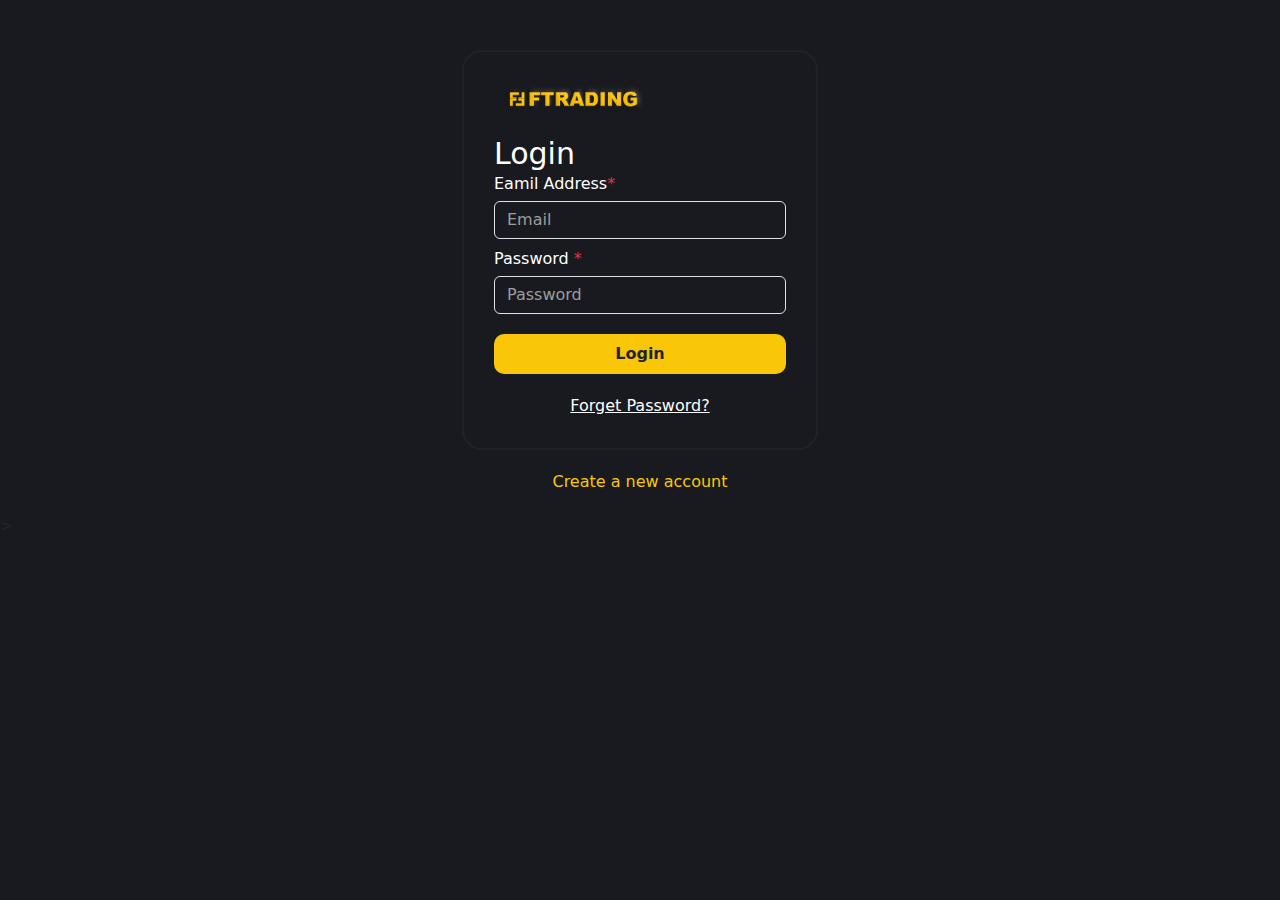
<file: login.html>
<!doctype html>
<html lang="en">

<head>
    <meta charset="utf-8">
    <meta name="viewport" content="width=device-width, initial-scale=1">
    <!-- title  -->
    <title>Welcome to FastTrading</title>
    <!-- bootstrap 5.3  -->
     <link rel="stylesheet" href="assets/bootstrap-5.3.2/css/bootstrap.min.css">
    <!-- fontawsome   -->
     <link rel="stylesheet" href="assets/Font-Awesome-Pro-6.2.1/css/all.min.css">

    <!-- style css  -->
    <link rel="stylesheet" href="css/styles.css">

</head>

<body>

    <section class="login_registration">
        <div class="container">
            <div class="row">
                <div class="col-xl-4 col-md-6 m-auto">
                    <div class="log_regi">
                        <img src="images/logo.png" alt="" class="img-fluid">
                        <h4>Login</h4>
                        <form action="" class="log_regi_form">
                            <div class="form-group mb-2">
                                <label for="email">Eamil Address<span class="text-danger">*</span></label>
                                <input type="text" placeholder="Email" class="form-control">
                            </div>
                            <div class="form-group mb-2">
                                <label for="Password">Password <span class="text-danger">*</span></label>
                                <input type="password" placeholder="Password" class="form-control">
                            </div>
                            <a href="market.html" class="btn_primary">Login</a>
                            <a href="forget-password.html" class="forget_link">Forget Password?</a>
                        </form>
                    </div>
                    <a href="register.html" class="log_regi_link">Create a new account</a>
                </div>
            </div>
        </div>
    </section>



    <script src="https://code.jquery.com/jquery-3.7.1.js"
        integrity="sha256-eKhayi8LEQwp4NKxN+CfCh+3qOVUtJn3QNZ0TciWLP4=" crossorigin="anonymous"></script>
    <script src="assets/bootstrap-5.3.2/js/bootstrap.bundle.min.js"></script>
    <script src="js/custom.js"></script>>
</body>

</html>
</file>
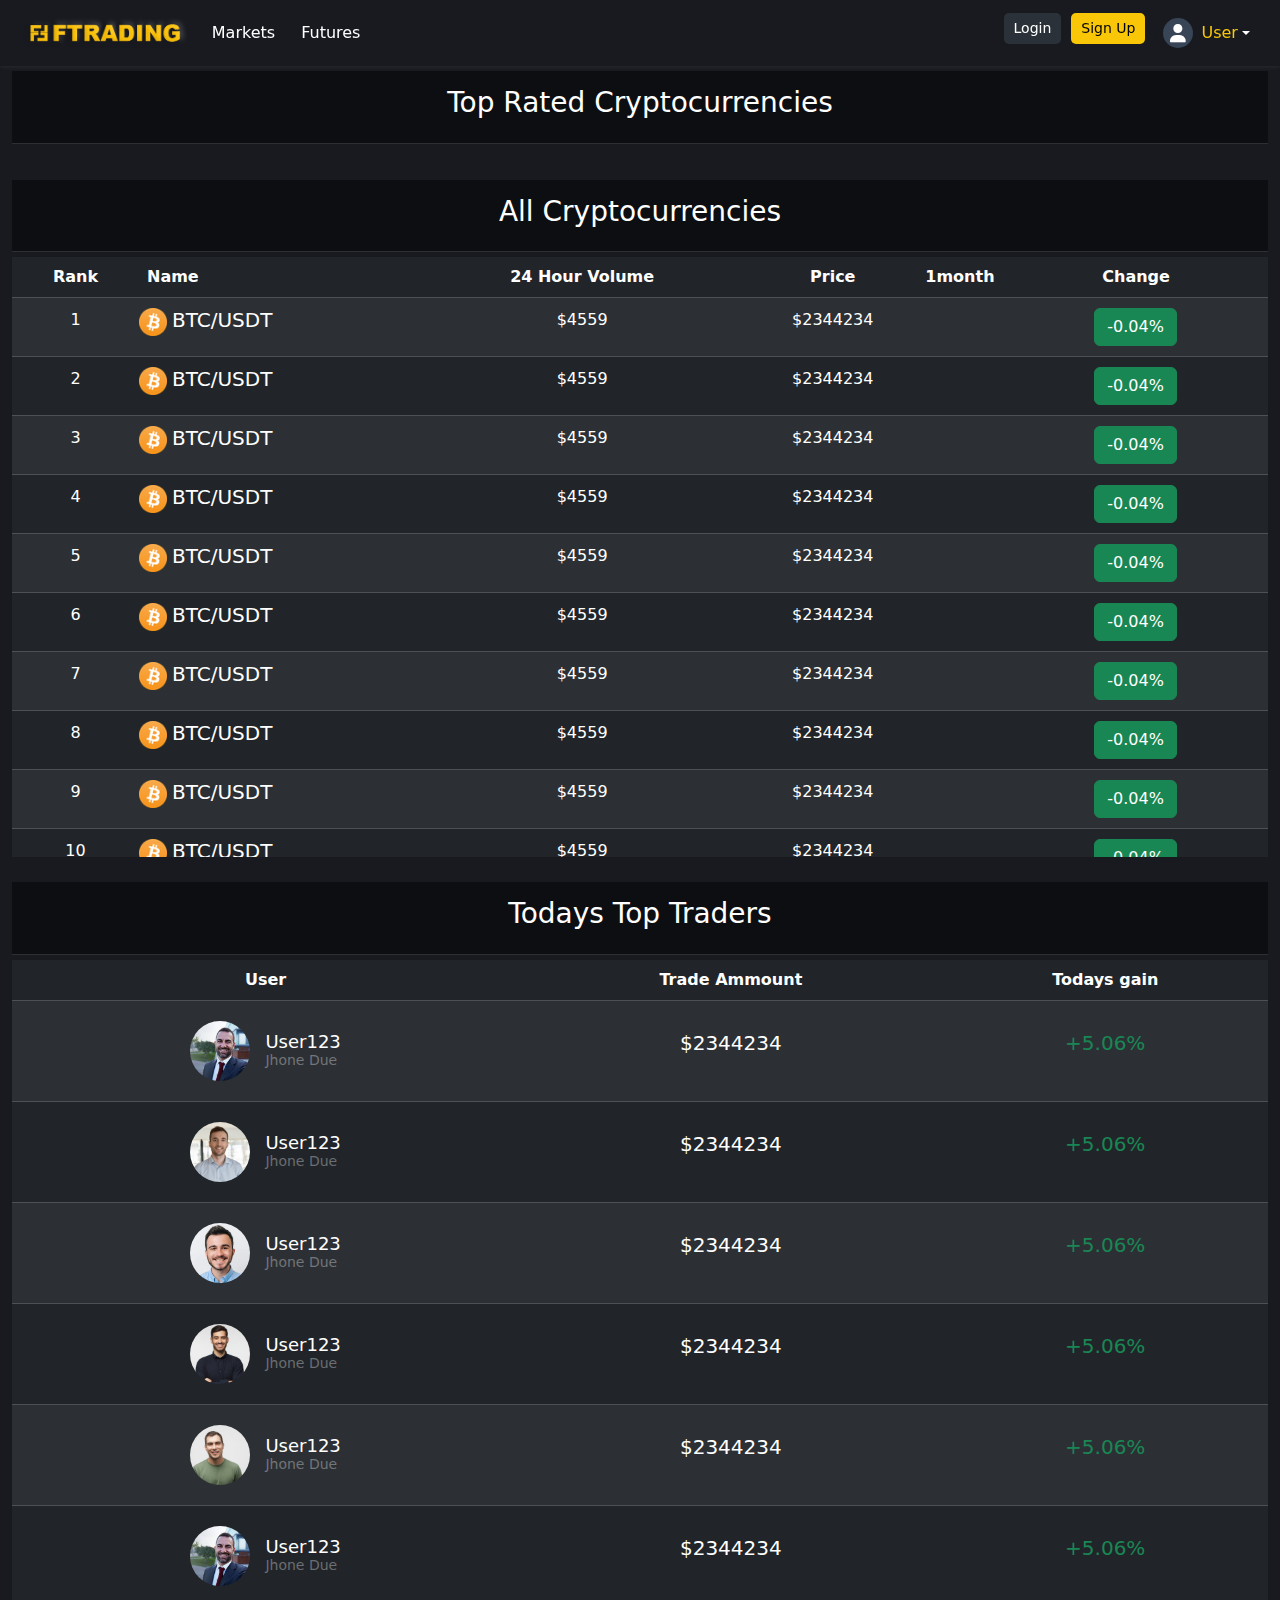
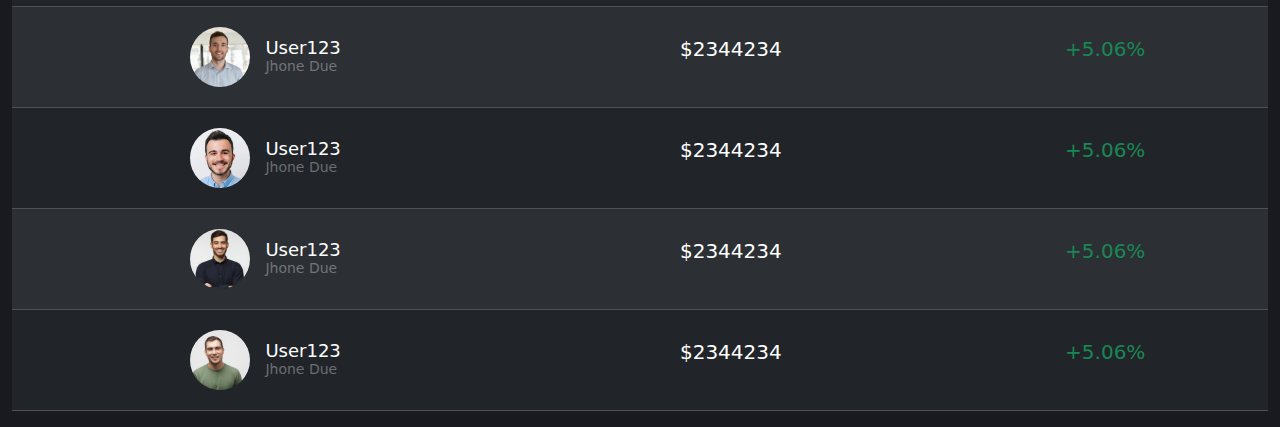
<file: market.html>
<!doctype html>
<html lang="en">

<head>
    <meta charset="utf-8">
    <meta name="viewport" content="width=device-width, initial-scale=1">
    <!-- title  -->
    <title>Welcome to FastTrading</title>
    <!-- bootstrap 5.3  -->
     <link rel="stylesheet" href="assets/bootstrap-5.3.2/css/bootstrap.min.css">
    <!-- fontawsome   -->
     <link rel="stylesheet" href="assets/Font-Awesome-Pro-6.2.1/css/all.min.css">

    <!-- style css  -->
    <link rel="stylesheet" href="css/styles.css">

</head>

<body>


  <!-- header part start here  -->
  <div class="main_navbar">
    <nav class="navbar navbar-expand-lg ">
      <div class="container-fluid">
        <a class="navbar-brand" href="index.html"><img src="images/logo.png" alt="" class="img-fluid"></a>
        <!-- =========== -->
        <div class="offcanvas offcanvas-start " data-bs-backdrop="static" tabindex="-1" id="staticBackdrop"
          aria-labelledby="staticBackdropLabel">
          <div class="offcanvas-header text-end">
            <button type="button" class="btn_close" data-bs-dismiss="offcanvas" aria-label="Close">
              <i class="fa-solid fa-x"></i>
            </button>
          </div>
          <div class="offcanvas-body">
            <div class="d-flex aligh-items-center w-100 justify-content-between">
              <ul class="navbar-nav me-auto mb-2 mb-lg-0">
                <li class="nav-item">
                  <a class="nav-link active" aria-current="page" href="market.html">Markets</a>
                </li>
                <li class="nav-item">
                  <a class="nav-link" href="future.html">Futures</a>
                </li>
              </ul>

            </div>

            <!-- mobile login register  -->
            <ul class="navbar-nav ms-auto mobile_ group_btns mb-2 mb-lg-0  d-sm-none ">
              <li class="nav-item w-50">
                <a class="nav-link btn_login w-100" href="login.html">Login</a>
              </li>
              <li class="nav-item w-50">
                <a class="nav-link btn_signup w-100" href="register.html">Sign Up</a>
              </li>
            </ul>
          </div>
        </div>

        <div class="d-flex">
          <div class="d-none d-sm-flex">
            <!-- desktop login register               -->
            <ul class="navbar-nav ms-auto group_btns mb-2 mb-lg-0 d-none d-lg-flex">
              <li class="nav-item">
                <a class="nav-link btn_login" href="login.html">Login</a>
              </li>
              <li class="nav-item">
                <a class="nav-link btn_signup" href="register.html">Sign Up</a>
              </li>
            </ul>
          </div>
          
          <ul class="navbar-nav">
  
            <li class="nav-item dropdown profile_pic">
              <a class="nav-link  dropdown-toggle" href="market.html" role="button" data-bs-toggle="dropdown"
                aria-expanded="false">
                <i class="fa-solid fa-user"></i>
                <div>
                  <h4>User</h4>
                </div>
              </a>
              <ul class="dropdown-menu">
                <li><a class="dropdown-item" href="profile.html">                  
                  <i class="fa-solid fa-user"></i>
                  Profile</a></li>
                <li><a class="dropdown-item" href="wallet.html">
                  <i class="fa-solid fa-wallet"></i>
                  Wallet</a></li>
                <li><a class="dropdown-item" href="#">
                  <i class="fa-solid fa-right-from-bracket"></i>
                  Logout</a></li>
              </ul>
            </li>
          </ul>
          <button class="btn btn_menu navbar-toggler text-white" type="button" data-bs-toggle="offcanvas"
            data-bs-target="#staticBackdrop" aria-controls="staticBackdrop">
            <i class="fa-solid fa-bars"></i>
          </button>
        </div>

      </div>
    </nav>
  </div>
  <!-- header part end here  -->


    <div class="container-fluid">
        <!-- top rated part start here  -->
        <div class="row">
            <div class="col-md-12">
                <div class="title">
                    <h3>Top Rated Cryptocurrencies </h3>
                </div>
            </div>
        </div>
        <div class="row">
            <div class="col-md-6">
                <div class="row">
                    <div class="col-6">
                        <div class="top_rated">
                            <!-- TradingView Widget BEGIN -->
                            <div class="tradingview-widget-container">
                                <div class="tradingview-widget-container__widget"></div>
                                <script type="text/javascript"
                                    src="https://s3.tradingview.com/external-embedding/embed-widget-mini-symbol-overview.js"
                                    async>
                                        {
                                            "symbol": "BINANCE:BTCUSDT",
                                                "width": "100%",
                                                    "height": "100%",
                                                        "locale": "en",
                                                            "dateRange": "3M",
                                                                "colorTheme": "dark",
                                                                    "isTransparent": false,
                                                                        "autosize": true,
                                                                            "largeChartUrl": "",
                                                                                "chartOnly": false,
                                                                                    "noTimeScale": false
                                        }
                                    </script>
                            </div>
                            <!-- TradingView Widget END -->
                        </div>
                    </div>
                    <div class="col-6">
                        <div class="top_rated">
                            <!-- TradingView Widget BEGIN -->
                            <div class="tradingview-widget-container">
                                <div class="tradingview-widget-container__widget"></div>
                                <script type="text/javascript"
                                    src="https://s3.tradingview.com/external-embedding/embed-widget-mini-symbol-overview.js"
                                    async>
                                        {
                                            "symbol": "BINANCE:BTCUSDT",
                                                "width": "100%",
                                                    "height": "100%",
                                                        "locale": "en",
                                                            "dateRange": "3M",
                                                                "colorTheme": "dark",
                                                                    "isTransparent": false,
                                                                        "autosize": true,
                                                                            "largeChartUrl": "",
                                                                                "chartOnly": false,
                                                                                    "noTimeScale": false
                                        }
                                    </script>
                            </div>
                            <!-- TradingView Widget END -->
                        </div>
                    </div>
                </div>
            </div>
            <div class="col-md-6">
                <div class="row">
                    <div class="col-6">
                        <div class="top_rated">
                            <!-- TradingView Widget BEGIN -->
                            <div class="tradingview-widget-container">
                                <div class="tradingview-widget-container__widget"></div>
                                <script type="text/javascript"
                                    src="https://s3.tradingview.com/external-embedding/embed-widget-mini-symbol-overview.js"
                                    async>
                                        {
                                            "symbol": "BINANCE:BTCUSDT",
                                                "width": "100%",
                                                    "height": "100%",
                                                        "locale": "en",
                                                            "dateRange": "3M",
                                                                "colorTheme": "dark",
                                                                    "isTransparent": false,
                                                                        "autosize": true,
                                                                            "largeChartUrl": "",
                                                                                "chartOnly": false,
                                                                                    "noTimeScale": false
                                        }
                                    </script>
                            </div>
                            <!-- TradingView Widget END -->
                        </div>
                    </div>
                    <div class="col-6">
                        <div class="top_rated">
                            <!-- TradingView Widget BEGIN -->
                            <div class="tradingview-widget-container">
                                <div class="tradingview-widget-container__widget"></div>
                                <script type="text/javascript"
                                    src="https://s3.tradingview.com/external-embedding/embed-widget-mini-symbol-overview.js"
                                    async>
                                        {
                                            "symbol": "BINANCE:BTCUSDT",
                                                "width": "100%",
                                                    "height": "100%",
                                                        "locale": "en",
                                                            "dateRange": "3M",
                                                                "colorTheme": "dark",
                                                                    "isTransparent": false,
                                                                        "autosize": true,
                                                                            "largeChartUrl": "",
                                                                                "chartOnly": false,
                                                                                    "noTimeScale": false
                                        }
                                    </script>
                            </div>
                            <!-- TradingView Widget END -->
                        </div>
                    </div>
                </div>
            </div>
        </div>
        <!-- top rated part end here   -->

        <!-- tape widget part start here  -->
        <div class="row mt-3">
            <div class="col-md-12">
                <div class="tape_widget">
                    <!-- TradingView Widget BEGIN -->
                    <div class="tradingview-widget-container">
                        <div class="tradingview-widget-container__widget"></div>
                        <script type="text/javascript"
                            src="https://s3.tradingview.com/external-embedding/embed-widget-ticker-tape.js" async>
                                {
                                    "symbols": [
                                        {
                                            "proName": "FOREXCOM:SPXUSD",
                                            "title": "S&P 500"
                                        },
                                        {
                                            "proName": "FOREXCOM:NSXUSD",
                                            "title": "US 100"
                                        },
                                        {
                                            "proName": "FX_IDC:EURUSD",
                                            "title": "EUR/USD"
                                        },
                                        {
                                            "proName": "BITSTAMP:BTCUSD",
                                            "title": "Bitcoin"
                                        },
                                        {
                                            "proName": "BITSTAMP:ETHUSD",
                                            "title": "Ethereum"
                                        }
                                    ],
                                        "showSymbolLogo": true,
                                            "colorTheme": "dark",
                                                "isTransparent": true,
                                                    "displayMode": "compact",
                                                        "locale": "en"
                                }
                            </script>
                    </div>
                    <!-- TradingView Widget END -->
                </div>
            </div>
        </div>
        <!-- tape widget part end here () -->

        <!-- Coin parice part start here  -->
        <div class="row ">
            <div class="col-md-12">
                <div class="title">
                    <h3>All Cryptocurrencies</h3>
                </div>
            </div>
        </div>
        <div class="row">
            <div class="col-md-12">
                <!-- cryptotable part start here  -->
                <!-- <div class="">
                    <table class="table table-dark table-striped m-0">
                        <thead>
                            <tr>
                                <th class="text-center pc_view">Rank</th>
                                <th>Name</th>
                                <th class="pc_view text-center">24 Hour Volume</th>
                                <th class="pc_view">Price</th>
                                <th>1month</th>
                                <th>Change</th>
                            </tr>
                        </thead>
                    </table>
                </div> -->
                <div class="crypto_table">
                    <table class="table table-dark table-striped">
                        <thead>
                            <tr>
                                <th class="text-center pc_view">Rank</th>
                                <th>Name</th>
                                <th class="pc_view text-center">24 Hour Volume</th>
                                <th class="pc_view text-center">Price</th>
                                <th>1month</th>
                                <th>Change</th>
                            </tr>
                        </thead>
                        <tbody class="scroll_hgt">
                            <tr>
                                <td class="text-center pc_view">1</td>
                                <td >
                                    <div class="d-flex">
                                        <div>
                                            <img src="images/btc.png" alt="">
                                        </div>
                                        <div>
                                            <div>
                                                <h5 class="m-0"> BTC/USDT</h5>
                                            </div>
                                            <div class="mobile_view ">
                                                <p class="m-0">Volume : 2344234 </p>
                                            </div>
                                            <div class="mobile_view">
                                                <p class="m-0">Price : 2344234 </p>
                                            </div>
                                        </div>
                                    </div>
                                </td>
                                <td class="pc_view text-center">$4559</td>
                                <td class="pc_view text-center">$2344234</td>
                                <td class=""> <!--Size 120 by 60-->
                                    <!-- TradingView Widget BEGIN -->
                                    <div class="tradingview-widget-container">
                                        <div class="tradingview-widget-container__widget"></div>
                                        <script type="text/javascript"
                                            src="https://s3.tradingview.com/external-embedding/embed-widget-mini-symbol-overview.js"
                                            async>
                                                {
                                                    "symbol": "FX:EURUSD",
                                                        "width": "120",
                                                            "height": "60",
                                                                "locale": "en",
                                                                    "dateRange": "1M",
                                                                        "colorTheme": "light",
                                                                            "trendLineColor": "rgba(106, 168, 79, 1)",
                                                                                "isTransparent": true,
                                                                                    "autosize": false,
                                                                                        "largeChartUrl": "",
                                                                                            "chartOnly": true,
                                                                                                "noTimeScale": true
                                                }
                                            </script>
                                    </div>
                                    <!-- TradingView Widget END -->
                                </td>
                                <td><button class="btn_charge btn btn-success">-0.04%</button></td>
                            </tr>
                            <tr>
                                <td class="text-center pc_view">2</td>
                                <td >
                                    <div class="d-flex">
                                        <div>
                                            <img src="images/btc.png" alt="">
                                        </div>
                                        <div>
                                            <div>
                                                <h5 class="m-0"> BTC/USDT</h5>
                                            </div>
                                            <div class="mobile_view ">
                                                <p class="m-0">Volume : 2344234 </p>
                                            </div>
                                            <div class="mobile_view">
                                                <p class="m-0">Price : 2344234 </p>
                                            </div>
                                        </div>
                                    </div>
                                </td>
                                <td class="pc_view text-center">$4559</td>
                                <td class="pc_view text-center">$2344234</td>
                                <td class=""> <!--Size 120 by 60-->
                                    <!-- TradingView Widget BEGIN -->
                                    <div class="tradingview-widget-container">
                                        <div class="tradingview-widget-container__widget"></div>
                                        <script type="text/javascript"
                                            src="https://s3.tradingview.com/external-embedding/embed-widget-mini-symbol-overview.js"
                                            async>
                                                {
                                                    "symbol": "FX:EURUSD",
                                                        "width": "120",
                                                            "height": "60",
                                                                "locale": "en",
                                                                    "dateRange": "1M",
                                                                        "colorTheme": "light",
                                                                            "trendLineColor": "rgba(106, 168, 79, 1)",
                                                                                "isTransparent": true,
                                                                                    "autosize": false,
                                                                                        "largeChartUrl": "",
                                                                                            "chartOnly": true,
                                                                                                "noTimeScale": true
                                                }
                                            </script>
                                    </div>
                                    <!-- TradingView Widget END -->
                                </td>
                                <td><button class="btn_charge btn btn-success">-0.04%</button></td>
                            </tr>
                            <tr>
                                <td class="text-center pc_view">3</td>
                                <td >
                                    <div class="d-flex">
                                        <div>
                                            <img src="images/btc.png" alt="">
                                        </div>
                                        <div>
                                            <div>
                                                <h5 class="m-0"> BTC/USDT</h5>
                                            </div>
                                            <div class="mobile_view ">
                                                <p class="m-0">Volume : 2344234 </p>
                                            </div>
                                            <div class="mobile_view">
                                                <p class="m-0">Price : 2344234 </p>
                                            </div>
                                        </div>
                                    </div>
                                </td>
                                <td class="pc_view text-center">$4559</td>
                                <td class="pc_view text-center">$2344234</td>
                                <td class=""> <!--Size 120 by 60-->
                                    <!-- TradingView Widget BEGIN -->
                                    <div class="tradingview-widget-container">
                                        <div class="tradingview-widget-container__widget"></div>
                                        <script type="text/javascript"
                                            src="https://s3.tradingview.com/external-embedding/embed-widget-mini-symbol-overview.js"
                                            async>
                                                {
                                                    "symbol": "FX:EURUSD",
                                                        "width": "120",
                                                            "height": "60",
                                                                "locale": "en",
                                                                    "dateRange": "1M",
                                                                        "colorTheme": "light",
                                                                            "trendLineColor": "rgba(106, 168, 79, 1)",
                                                                                "isTransparent": true,
                                                                                    "autosize": false,
                                                                                        "largeChartUrl": "",
                                                                                            "chartOnly": true,
                                                                                                "noTimeScale": true
                                                }
                                            </script>
                                    </div>
                                    <!-- TradingView Widget END -->
                                </td>
                                <td><button class="btn_charge btn btn-success">-0.04%</button></td>
                            </tr>
                            <tr>
                                <td class="text-center pc_view">4</td>
                                <td >
                                    <div class="d-flex">
                                        <div>
                                            <img src="images/btc.png" alt="">
                                        </div>
                                        <div>
                                            <div>
                                                <h5 class="m-0"> BTC/USDT</h5>
                                            </div>
                                            <div class="mobile_view ">
                                                <p class="m-0">Volume : 2344234 </p>
                                            </div>
                                            <div class="mobile_view">
                                                <p class="m-0">Price : 2344234 </p>
                                            </div>
                                        </div>
                                    </div>
                                </td>
                                <td class="pc_view text-center">$4559</td>
                                <td class="pc_view text-center">$2344234</td>
                                <td class=""> <!--Size 120 by 60-->
                                    <!-- TradingView Widget BEGIN -->
                                    <div class="tradingview-widget-container">
                                        <div class="tradingview-widget-container__widget"></div>
                                        <script type="text/javascript"
                                            src="https://s3.tradingview.com/external-embedding/embed-widget-mini-symbol-overview.js"
                                            async>
                                                {
                                                    "symbol": "FX:EURUSD",
                                                        "width": "120",
                                                            "height": "60",
                                                                "locale": "en",
                                                                    "dateRange": "1M",
                                                                        "colorTheme": "light",
                                                                            "trendLineColor": "rgba(106, 168, 79, 1)",
                                                                                "isTransparent": true,
                                                                                    "autosize": false,
                                                                                        "largeChartUrl": "",
                                                                                            "chartOnly": true,
                                                                                                "noTimeScale": true
                                                }
                                            </script>
                                    </div>
                                    <!-- TradingView Widget END -->
                                </td>
                                <td><button class="btn_charge btn btn-success">-0.04%</button></td>
                            </tr>
                            <tr>
                                <td class="text-center pc_view">5</td>
                                <td >
                                    <div class="d-flex">
                                        <div>
                                            <img src="images/btc.png" alt="">
                                        </div>
                                        <div>
                                            <div>
                                                <h5 class="m-0"> BTC/USDT</h5>
                                            </div>
                                            <div class="mobile_view ">
                                                <p class="m-0">Volume : 2344234 </p>
                                            </div>
                                            <div class="mobile_view">
                                                <p class="m-0">Price : 2344234 </p>
                                            </div>
                                        </div>
                                    </div>
                                </td>
                                <td class="pc_view text-center">$4559</td>
                                <td class="pc_view text-center">$2344234</td>
                                <td class=""> <!--Size 120 by 60-->
                                    <!-- TradingView Widget BEGIN -->
                                    <div class="tradingview-widget-container">
                                        <div class="tradingview-widget-container__widget"></div>
                                        <script type="text/javascript"
                                            src="https://s3.tradingview.com/external-embedding/embed-widget-mini-symbol-overview.js"
                                            async>
                                                {
                                                    "symbol": "FX:EURUSD",
                                                        "width": "120",
                                                            "height": "60",
                                                                "locale": "en",
                                                                    "dateRange": "1M",
                                                                        "colorTheme": "light",
                                                                            "trendLineColor": "rgba(106, 168, 79, 1)",
                                                                                "isTransparent": true,
                                                                                    "autosize": false,
                                                                                        "largeChartUrl": "",
                                                                                            "chartOnly": true,
                                                                                                "noTimeScale": true
                                                }
                                            </script>
                                    </div>
                                    <!-- TradingView Widget END -->
                                </td>
                                <td><button class="btn_charge btn btn-success">-0.04%</button></td>
                            </tr>
                            <tr>
                                <td class="text-center pc_view">6</td>
                                <td >
                                    <div class="d-flex">
                                        <div>
                                            <img src="images/btc.png" alt="">
                                        </div>
                                        <div>
                                            <div>
                                                <h5 class="m-0"> BTC/USDT</h5>
                                            </div>
                                            <div class="mobile_view ">
                                                <p class="m-0">Volume : 2344234 </p>
                                            </div>
                                            <div class="mobile_view">
                                                <p class="m-0">Price : 2344234 </p>
                                            </div>
                                        </div>
                                    </div>
                                </td>
                                <td class="pc_view text-center">$4559</td>
                                <td class="pc_view text-center">$2344234</td>
                                <td class=""> <!--Size 120 by 60-->
                                    <!-- TradingView Widget BEGIN -->
                                    <div class="tradingview-widget-container">
                                        <div class="tradingview-widget-container__widget"></div>
                                        <script type="text/javascript"
                                            src="https://s3.tradingview.com/external-embedding/embed-widget-mini-symbol-overview.js"
                                            async>
                                                {
                                                    "symbol": "FX:EURUSD",
                                                        "width": "120",
                                                            "height": "60",
                                                                "locale": "en",
                                                                    "dateRange": "1M",
                                                                        "colorTheme": "light",
                                                                            "trendLineColor": "rgba(106, 168, 79, 1)",
                                                                                "isTransparent": true,
                                                                                    "autosize": false,
                                                                                        "largeChartUrl": "",
                                                                                            "chartOnly": true,
                                                                                                "noTimeScale": true
                                                }
                                            </script>
                                    </div>
                                    <!-- TradingView Widget END -->
                                </td>
                                <td><button class="btn_charge btn btn-success">-0.04%</button></td>
                            </tr>
                            <tr>
                                <td class="text-center pc_view">7</td>
                                <td >
                                    <div class="d-flex">
                                        <div>
                                            <img src="images/btc.png" alt="">
                                        </div>
                                        <div>
                                            <div>
                                                <h5 class="m-0"> BTC/USDT</h5>
                                            </div>
                                            <div class="mobile_view ">
                                                <p class="m-0">Volume : 2344234 </p>
                                            </div>
                                            <div class="mobile_view">
                                                <p class="m-0">Price : 2344234 </p>
                                            </div>
                                        </div>
                                    </div>
                                </td>
                                <td class="pc_view text-center">$4559</td>
                                <td class="pc_view text-center">$2344234</td>
                                <td class=""> <!--Size 120 by 60-->
                                    <!-- TradingView Widget BEGIN -->
                                    <div class="tradingview-widget-container">
                                        <div class="tradingview-widget-container__widget"></div>
                                        <script type="text/javascript"
                                            src="https://s3.tradingview.com/external-embedding/embed-widget-mini-symbol-overview.js"
                                            async>
                                                {
                                                    "symbol": "FX:EURUSD",
                                                        "width": "120",
                                                            "height": "60",
                                                                "locale": "en",
                                                                    "dateRange": "1M",
                                                                        "colorTheme": "light",
                                                                            "trendLineColor": "rgba(106, 168, 79, 1)",
                                                                                "isTransparent": true,
                                                                                    "autosize": false,
                                                                                        "largeChartUrl": "",
                                                                                            "chartOnly": true,
                                                                                                "noTimeScale": true
                                                }
                                            </script>
                                    </div>
                                    <!-- TradingView Widget END -->
                                </td>
                                <td><button class="btn_charge btn btn-success">-0.04%</button></td>
                            </tr>
                            <tr>
                                <td class="text-center pc_view">8</td>
                                <td >
                                    <div class="d-flex">
                                        <div>
                                            <img src="images/btc.png" alt="">
                                        </div>
                                        <div>
                                            <div>
                                                <h5 class="m-0"> BTC/USDT</h5>
                                            </div>
                                            <div class="mobile_view ">
                                                <p class="m-0">Volume : 2344234 </p>
                                            </div>
                                            <div class="mobile_view">
                                                <p class="m-0">Price : 2344234 </p>
                                            </div>
                                        </div>
                                    </div>
                                </td>
                                <td class="pc_view text-center">$4559</td>
                                <td class="pc_view text-center">$2344234</td>
                                <td class=""> <!--Size 120 by 60-->
                                    <!-- TradingView Widget BEGIN -->
                                    <div class="tradingview-widget-container">
                                        <div class="tradingview-widget-container__widget"></div>
                                        <script type="text/javascript"
                                            src="https://s3.tradingview.com/external-embedding/embed-widget-mini-symbol-overview.js"
                                            async>
                                                {
                                                    "symbol": "FX:EURUSD",
                                                        "width": "120",
                                                            "height": "60",
                                                                "locale": "en",
                                                                    "dateRange": "1M",
                                                                        "colorTheme": "light",
                                                                            "trendLineColor": "rgba(106, 168, 79, 1)",
                                                                                "isTransparent": true,
                                                                                    "autosize": false,
                                                                                        "largeChartUrl": "",
                                                                                            "chartOnly": true,
                                                                                                "noTimeScale": true
                                                }
                                            </script>
                                    </div>
                                    <!-- TradingView Widget END -->
                                </td>
                                <td><button class="btn_charge btn btn-success">-0.04%</button></td>
                            </tr>
                            <tr>
                                <td class="text-center pc_view">9</td>
                                <td >
                                    <div class="d-flex">
                                        <div>
                                            <img src="images/btc.png" alt="">
                                        </div>
                                        <div>
                                            <div>
                                                <h5 class="m-0"> BTC/USDT</h5>
                                            </div>
                                            <div class="mobile_view ">
                                                <p class="m-0">Volume : 2344234 </p>
                                            </div>
                                            <div class="mobile_view">
                                                <p class="m-0">Price : 2344234 </p>
                                            </div>
                                        </div>
                                    </div>
                                </td>
                                <td class="pc_view text-center">$4559</td>
                                <td class="pc_view text-center">$2344234</td>
                                <td class=""> <!--Size 120 by 60-->
                                    <!-- TradingView Widget BEGIN -->
                                    <div class="tradingview-widget-container">
                                        <div class="tradingview-widget-container__widget"></div>
                                        <script type="text/javascript"
                                            src="https://s3.tradingview.com/external-embedding/embed-widget-mini-symbol-overview.js"
                                            async>
                                                {
                                                    "symbol": "FX:EURUSD",
                                                        "width": "120",
                                                            "height": "60",
                                                                "locale": "en",
                                                                    "dateRange": "1M",
                                                                        "colorTheme": "light",
                                                                            "trendLineColor": "rgba(106, 168, 79, 1)",
                                                                                "isTransparent": true,
                                                                                    "autosize": false,
                                                                                        "largeChartUrl": "",
                                                                                            "chartOnly": true,
                                                                                                "noTimeScale": true
                                                }
                                            </script>
                                    </div>
                                    <!-- TradingView Widget END -->
                                </td>
                                <td><button class="btn_charge btn btn-success">-0.04%</button></td>
                            </tr>
                            <tr>
                                <td class="text-center pc_view">10</td>
                                <td >
                                    <div class="d-flex">
                                        <div>
                                            <img src="images/btc.png" alt="">
                                        </div>
                                        <div>
                                            <div>
                                                <h5 class="m-0"> BTC/USDT</h5>
                                            </div>
                                            <div class="mobile_view ">
                                                <p class="m-0">Volume : 2344234 </p>
                                            </div>
                                            <div class="mobile_view">
                                                <p class="m-0">Price : 2344234 </p>
                                            </div>
                                        </div>
                                    </div>
                                </td>
                                <td class="pc_view text-center">$4559</td>
                                <td class="pc_view text-center">$2344234</td>
                                <td class=""> <!--Size 120 by 60-->
                                    <!-- TradingView Widget BEGIN -->
                                    <div class="tradingview-widget-container">
                                        <div class="tradingview-widget-container__widget"></div>
                                        <script type="text/javascript"
                                            src="https://s3.tradingview.com/external-embedding/embed-widget-mini-symbol-overview.js"
                                            async>
                                                {
                                                    "symbol": "FX:EURUSD",
                                                        "width": "120",
                                                            "height": "60",
                                                                "locale": "en",
                                                                    "dateRange": "1M",
                                                                        "colorTheme": "light",
                                                                            "trendLineColor": "rgba(106, 168, 79, 1)",
                                                                                "isTransparent": true,
                                                                                    "autosize": false,
                                                                                        "largeChartUrl": "",
                                                                                            "chartOnly": true,
                                                                                                "noTimeScale": true
                                                }
                                            </script>
                                    </div>
                                    <!-- TradingView Widget END -->
                                </td>
                                <td><button class="btn_charge btn btn-success">-0.04%</button></td>
                            </tr>
                            <tr>
                                <td class="text-center pc_view">11</td>
                                <td >
                                    <div class="d-flex">
                                        <div>
                                            <img src="images/btc.png" alt="">
                                        </div>
                                        <div>
                                            <div>
                                                <h5 class="m-0"> BTC/USDT</h5>
                                            </div>
                                            <div class="mobile_view ">
                                                <p class="m-0">Volume : 2344234 </p>
                                            </div>
                                            <div class="mobile_view">
                                                <p class="m-0">Price : 2344234 </p>
                                            </div>
                                        </div>
                                    </div>
                                </td>
                                <td class="pc_view text-center">$4559</td>
                                <td class="pc_view text-center">$2344234</td>
                                <td class=""> <!--Size 120 by 60-->
                                    <!-- TradingView Widget BEGIN -->
                                    <div class="tradingview-widget-container">
                                        <div class="tradingview-widget-container__widget"></div>
                                        <script type="text/javascript"
                                            src="https://s3.tradingview.com/external-embedding/embed-widget-mini-symbol-overview.js"
                                            async>
                                                {
                                                    "symbol": "FX:EURUSD",
                                                        "width": "120",
                                                            "height": "60",
                                                                "locale": "en",
                                                                    "dateRange": "1M",
                                                                        "colorTheme": "light",
                                                                            "trendLineColor": "rgba(106, 168, 79, 1)",
                                                                                "isTransparent": true,
                                                                                    "autosize": false,
                                                                                        "largeChartUrl": "",
                                                                                            "chartOnly": true,
                                                                                                "noTimeScale": true
                                                }
                                            </script>
                                    </div>
                                    <!-- TradingView Widget END -->
                                </td>
                                <td><button class="btn_charge btn btn-success">-0.04%</button></td>
                            </tr>
                        </tbody>
                    </table>
                </div>
                <!-- cryptotable part end here  -->

            </div>
        </div>
        <!-- coin price part end here  -->

        <!-- top 10 gainer part start here  -->
        <div class="row ">
            <div class="col-md-12">
                <div class="title">
                    <h3>Todays Top Traders</h3>
                </div>
            </div>
        </div>
        <div class="row">
            <div class="col-md-12">
                <div class="top_gainer">
                    <table class="table table-dark table-striped">
                        <thead>
                            <tr>
                                <th class="text-center">User </th>
                                <th class="text-center"> Trade Ammount</th>
                                <th class="text-center"> Todays gain</th>
                            </tr>
                        </thead>
                        <tbody>
                            <tr>
                                <td class="d-flex justify-content-center aligh-items-center">
                                    <div class="d-flex justify-content-center aligh-items-center">
                                        <img src="images/user1.jpeg" alt="">
                                    </div>
                                    <div class="">
                                        <h2>User123</h2>
                                        <h3>Jhone Due</h3>
                                    </div>
                                </td>
                                <td class="text-center">
                                    <h2 class="td_amt">$2344234</h2>
                                </td>
                                <td class="text-center">
                                    <h2 class="td_amt text-success">+5.06%</h2>
                                </td>
                            </tr>
                            <tr>
                                <td class="d-flex justify-content-center aligh-items-center">
                                    <div class="d-flex justify-content-center aligh-items-center">
                                        <img src="images/user2.jpg" alt="">
                                    </div>
                                    <div class="">
                                        <h2>User123</h2>
                                        <h3>Jhone Due</h3>
                                    </div>
                                </td>
                                <td class="text-center">
                                    <h2 class="td_amt">$2344234</h2>
                                </td>
                                <td class="text-center">
                                    <h2 class="td_amt text-success">+5.06%</h2>
                                </td>
                            </tr>
                            <tr>
                                <td class="d-flex justify-content-center aligh-items-center">
                                    <div class="d-flex justify-content-center aligh-items-center">
                                        <img src="images/user3.jpg" alt="">
                                    </div>
                                    <div class="">
                                        <h2>User123</h2>
                                        <h3>Jhone Due</h3>
                                    </div>
                                </td>
                                <td class="text-center">
                                    <h2 class="td_amt">$2344234</h2>
                                </td>
                                <td class="text-center">
                                    <h2 class="td_amt text-success">+5.06%</h2>
                                </td>
                            </tr>
                            <tr>
                                <td class="d-flex justify-content-center aligh-items-center">
                                    <div class="d-flex justify-content-center aligh-items-center">
                                        <img src="images/user4.jpg" alt="">
                                    </div>
                                    <div class="">
                                        <h2>User123</h2>
                                        <h3>Jhone Due</h3>
                                    </div>
                                </td>
                                <td class="text-center">
                                    <h2 class="td_amt">$2344234</h2>
                                </td>
                                <td class="text-center">
                                    <h2 class="td_amt text-success">+5.06%</h2>
                                </td>
                            </tr>
                            <tr>
                                <td class="d-flex justify-content-center aligh-items-center">
                                    <div class="d-flex justify-content-center aligh-items-center">
                                        <img src="images/user5.jpg" alt="">
                                    </div>
                                    <div class="">
                                        <h2>User123</h2>
                                        <h3>Jhone Due</h3>
                                    </div>
                                </td>
                                <td class="text-center">
                                    <h2 class="td_amt">$2344234</h2>
                                </td>
                                <td class="text-center">
                                    <h2 class="td_amt text-success">+5.06%</h2>
                                </td>
                            </tr>
                            <tr>
                                <td class="d-flex justify-content-center aligh-items-center">
                                    <div class="d-flex justify-content-center aligh-items-center">
                                        <img src="images/user1.jpeg" alt="">
                                    </div>
                                    <div class="">
                                        <h2>User123</h2>
                                        <h3>Jhone Due</h3>
                                    </div>
                                </td>
                                <td class="text-center">
                                    <h2 class="td_amt">$2344234</h2>
                                </td>
                                <td class="text-center">
                                    <h2 class="td_amt text-success">+5.06%</h2>
                                </td>
                            </tr>
                            <tr>
                                <td class="d-flex justify-content-center aligh-items-center">
                                    <div class="d-flex justify-content-center aligh-items-center">
                                        <img src="images/user2.jpg" alt="">
                                    </div>
                                    <div class="">
                                        <h2>User123</h2>
                                        <h3>Jhone Due</h3>
                                    </div>
                                </td>
                                <td class="text-center">
                                    <h2 class="td_amt">$2344234</h2>
                                </td>
                                <td class="text-center">
                                    <h2 class="td_amt text-success">+5.06%</h2>
                                </td>
                            </tr>
                            <tr>
                                <td class="d-flex justify-content-center aligh-items-center">
                                    <div class="d-flex justify-content-center aligh-items-center">
                                        <img src="images/user3.jpg" alt="">
                                    </div>
                                    <div class="">
                                        <h2>User123</h2>
                                        <h3>Jhone Due</h3>
                                    </div>
                                </td>
                                <td class="text-center">
                                    <h2 class="td_amt">$2344234</h2>
                                </td>
                                <td class="text-center">
                                    <h2 class="td_amt text-success">+5.06%</h2>
                                </td>
                            </tr>
                            <tr>
                                <td class="d-flex justify-content-center aligh-items-center">
                                    <div class="d-flex justify-content-center aligh-items-center">
                                        <img src="images/user4.jpg" alt="">
                                    </div>
                                    <div class="">
                                        <h2>User123</h2>
                                        <h3>Jhone Due</h3>
                                    </div>
                                </td>
                                <td class="text-center">
                                    <h2 class="td_amt">$2344234</h2>
                                </td>
                                <td class="text-center">
                                    <h2 class="td_amt text-success">+5.06%</h2>
                                </td>
                            </tr>
                            <tr>
                                <td class="d-flex justify-content-center aligh-items-center">
                                    <div class="d-flex justify-content-center aligh-items-center">
                                        <img src="images/user5.jpg" alt="">
                                    </div>
                                    <div class="">
                                        <h2>User123</h2>
                                        <h3>Jhone Due</h3>
                                    </div>
                                </td>
                                <td class="text-center">
                                    <h2 class="td_amt">$2344234</h2>
                                </td>
                                <td class="text-center">
                                    <h2 class="td_amt text-success">+5.06%</h2>
                                </td>
                            </tr>
                        </tbody>

                    </table>
                </div>
            </div>
        </div>
        <!-- top 10 gainer part end here  -->


    </div>

    <script src="https://code.jquery.com/jquery-3.7.1.js"
        integrity="sha256-eKhayi8LEQwp4NKxN+CfCh+3qOVUtJn3QNZ0TciWLP4=" crossorigin="anonymous"></script>
    <script src="assets/bootstrap-5.3.2/js/bootstrap.bundle.min.js"></script>
    <script src="js/custom.js"></script>
</body>

</html>
</file>
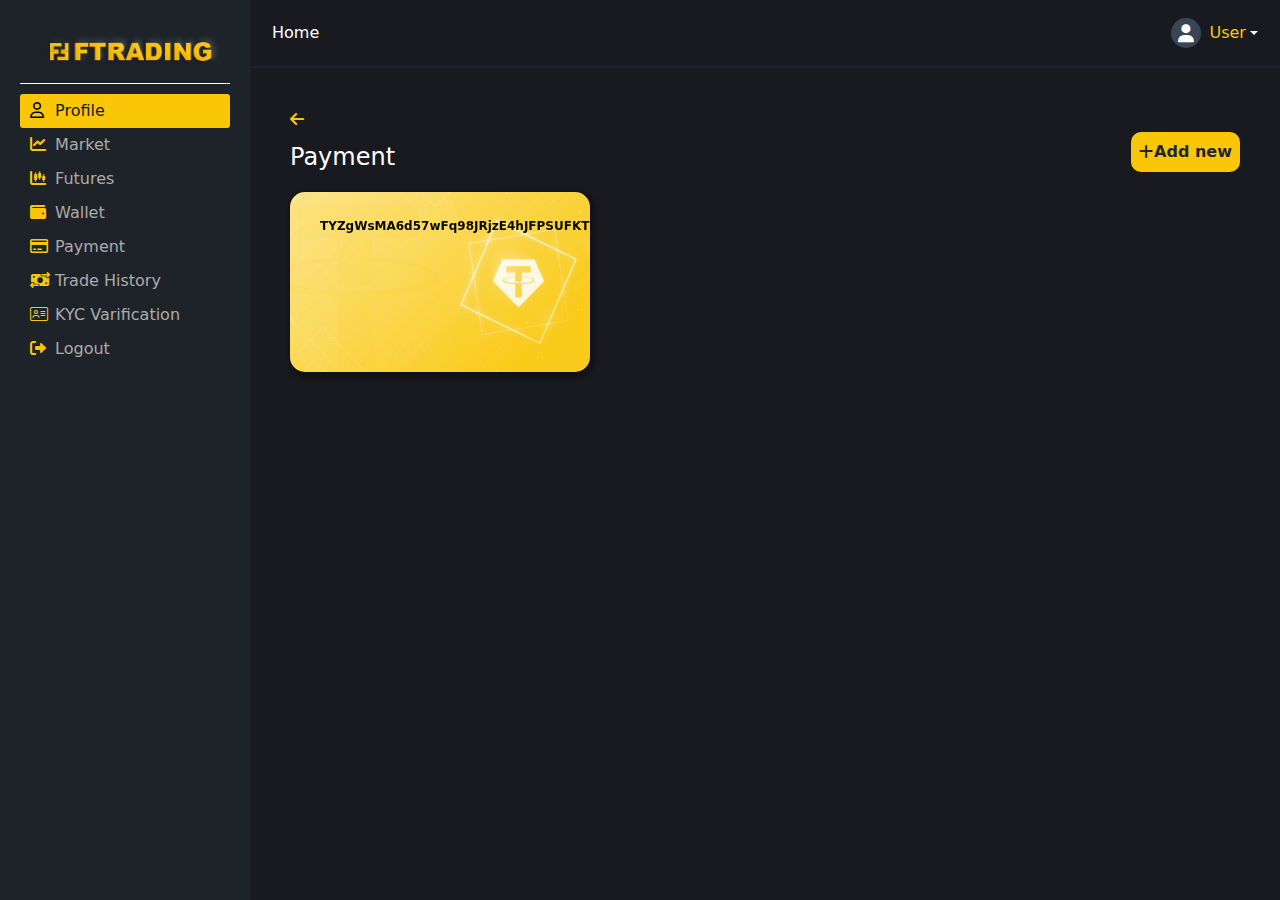
<file: payment.html>
<!doctype html>
<html lang="en">

<head>
    <meta charset="utf-8">
    <meta name="viewport" content="width=device-width, initial-scale=1">
    <!-- title  -->
    <title>Welcome to FastTrading</title>
    <!-- bootstrap 5.3  -->
     <link rel="stylesheet" href="assets/bootstrap-5.3.2/css/bootstrap.min.css">
    <!-- fontawsome   -->
     <link rel="stylesheet" href="assets/Font-Awesome-Pro-6.2.1/css/all.min.css">

    <!-- style css  -->
    <link rel="stylesheet" href="css/styles.css">

</head>

<body>
    <!-- sidebar start -->
    <aside class="dashboard_sidebar">
        <div class="sidbar_close">
            <button class="btn_sidebar" type="button">
                <i class="fa-solid fa-x"></i>
            </button>
        </div>
        <div class="sidebar_top ">
            <a href="index.html"><img src="images/logo.png" alt="" class="img-fluid"></a>
        </div>
        <nav class="nav_sidebar">
            <ul class="sidebar_list">
                <li class="sidebar_item active">
                    <a href="profile.html" class="sidebar_link">
                        <i class="fa-regular fa-user"></i>
                        <span>Profile</span>
                    </a>
                </li>
                <li class="sidebar_item">
                    <a href="market.html" class="sidebar_link">
                        <i class="fa-solid fa-chart-line"></i>
                        <span>Market</span>
                    </a>
                </li>
                <li class="sidebar_item">
                    <a href="future.html" class="sidebar_link">
                        <i class="fa-solid fa-chart-candlestick"></i>
                        <span>Futures</span>
                    </a>
                </li>
                <li class="sidebar_item">
                    <a href="wallet.html" class="sidebar_link">
                        <i class="fa-solid fa-wallet"></i>
                        <span>Wallet</span>
                    </a>
                </li>
                <li class="sidebar_item">
                    <a href="payment.html" class="sidebar_link">
                        <i class="fa-regular fa-credit-card"></i>
                        <span>Payment</span>
                    </a>
                </li>
                <li class="sidebar_item">
                    <a href="trade-history.html" class="sidebar_link">
                        <i class="fa-solid fa-money-bill-transfer"></i>
                        <span>Trade History</span>
                    </a>
                </li>
                <li class="sidebar_item">
                    <a href="kyc.html" class="sidebar_link">
                        <i class="fa-light fa-address-card"></i>
                        <span>KYC Varification</span>
                    </a>
                </li>
                <li class="sidebar_item">
                    <a href="profile.html" class="sidebar_link">
                        <i class="fa-solid fa-right-from-bracket"></i>
                        <span>Logout</span>
                    </a>
                </li>
            </ul>
        </nav>
    </aside>
    <!-- sidebar end  -->
    <div class="main_dashboard">

        <!-- top navbar  -->
        <nav class="navbar navbar-expand-lg ">
            <div class="container-fluid">
                <div class="" id="">
                    <ul class="navbar_secondary ms-auto mb-2 mb-lg-0">
                        <li class="d-lg-none">
                            <button class="btn_sidebar" type="button">
                                <i class="fa-solid fa-bars"></i>
                            </button>
                        </li>
                        <li class="nav-item">
                            <a href="index.html" class="nav-link">
                                Home
                            </a>
                        </li>
                    </ul>
                </div>
                <div class="" id="">
                    <ul class="navbar_secondary ms-auto mb-2 mb-lg-0">
                        <li class="nav-item dropdown profile_pic">
                            <a class="nav-link  dropdown-toggle" href="market.html" role="button"
                                data-bs-toggle="dropdown" aria-expanded="false">
                                <i class="fa-solid fa-user"></i>
                                <div>
                                    <h4>User</h4>
                                </div>
                            </a>
                            <ul class="dropdown-menu">
                                <li><a class="dropdown-item" href="#">Logout</a></li>
                            </ul>
                        </li>

                    </ul>
                </div>
            </div>
        </nav>
        <!-- top navbar end  -->


        <div class="dashboard_content">
            <div class="row">
                <div class="col-md-12">
                    <div class="payment_section">
                        <div class="page_title">
                            <a href="#" class="btn_back" onclick="history.back(); return false;"><i class="fa-solid fa-arrow-left"></i></a>
                            <div class="d-flex justify-content-between w-100 align-items-end">
                                <h4>Payment</h4>
                                <button class="btn_primary"  data-bs-toggle="modal" data-bs-target="#paymentModal"><i class="fa-solid fa-plus"></i>Add new</button>
                            </div>
                        </div>
                        <div class="s_content">
                            <div id="card-list">
                                <div class="bank_card z-3 scaled" style="z-index: 3;">
                                    <div class="carde">
                                        <div class="card-inner">
                                            <div class="front">
                                                <img src="images/Card.png" class="map-img">
                                                <div class="rows card-no">
                                                    <p class="d-flex align-items-center">TYZgWsMA6d57wFq98JRjzE4hJFPSUFKTOM</p>
                                                </div>
                                            </div>
                                        </div>
                                    </div>
                                </div>
                            </div>
                        </div>
                    </div>
                </div>
            </div>
        </div>
    </div>

    <!-- add new modal start here  -->
    <div class="modal fade" id="paymentModal" tabindex="-1" aria-labelledby="boostModalLabel" aria-modal="true" role="dialog"  >
        <div class="modal-dialog modal-dialog-centered">
            <div class="modal-content rounded-0">
                <div class="modal-header py-0">
                    <div class="w-10"> </div>
                    <h5 class="modal-title fs-6" id="boostModalLabel"></h5>
                    <div data-bs-theme="dark">
                        <button type="button" class="btn_close text-white" data-bs-dismiss="modal" aria-label="Close"><i class="fas fa-times"></i></button>
                    </div>
                </div>
                <div class="modal-body">
                    <div class="form_group">
                        <!-- Crypto tab  -->
                        <div class="st_filter">
                            <form action="" class="withdraw_form">

                                <div class="form_group">
                                    <p>Currency type<span class="text-danger">*</span></p>
                                    <select name="" id="mySelect2" class="form-control">
                                        <option selected="" value="">USDT-TRC20-TRX</option>
                                    </select>
                                </div>
                                <div id="additionalFields2" style="">
                                    <div class="form_group mb-2">
                                        <p>Wallet Address<span class="text-danger">*</span> </p>
                                        <input type="text" placeholder="Address" class="form-control mb-0">
                                    </div>
                                </div>

                                <button type="submit" class="btn_action w-100 mt-2">Save</button>
                            </form>
                        </div>
                    </div>
                </div>
            </div>
        </div>
    </div>


    <script src="https://code.jquery.com/jquery-3.7.1.js"
        integrity="sha256-eKhayi8LEQwp4NKxN+CfCh+3qOVUtJn3QNZ0TciWLP4=" crossorigin="anonymous"></script>
    <script src="assets/bootstrap-5.3.2/js/bootstrap.bundle.min.js"></script>
    <script src="js/custom.js"></script>
</body>

</html>
</file>
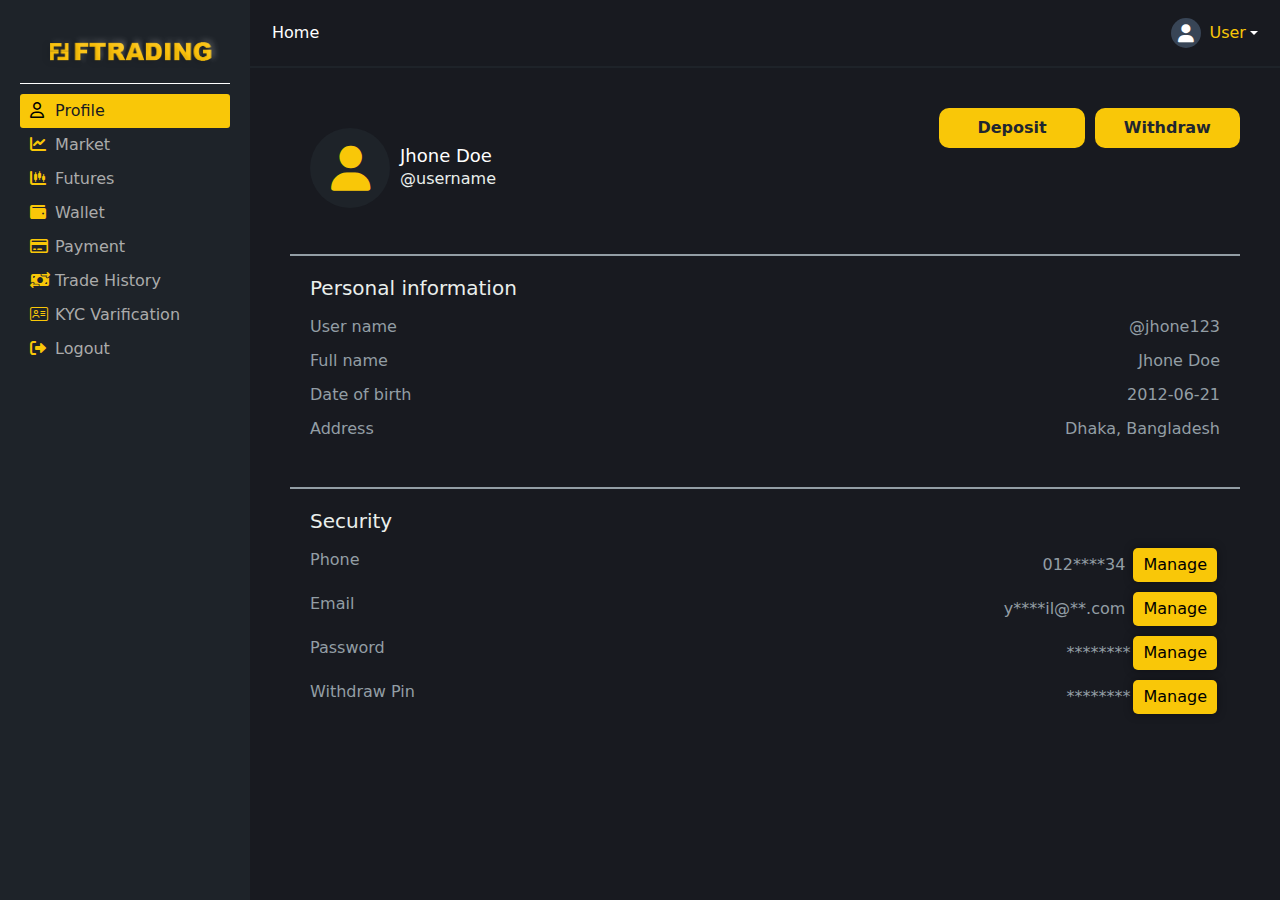
<file: profile.html>
<!doctype html>
<html lang="en">

<head>
    <meta charset="utf-8">
    <meta name="viewport" content="width=device-width, initial-scale=1">
    <!-- title  -->
    <title>Welcome to FastTrading</title>
    <!-- bootstrap 5.3  -->
     <link rel="stylesheet" href="assets/bootstrap-5.3.2/css/bootstrap.min.css">
    <!-- fontawsome   -->
     <link rel="stylesheet" href="assets/Font-Awesome-Pro-6.2.1/css/all.min.css">

    <!-- style css  -->
    <link rel="stylesheet" href="css/styles.css">

</head>

<body>
    <!-- sidebar start -->
    <aside class="dashboard_sidebar">
        <div class="sidbar_close">
            <button class="btn_sidebar" type="button">
                <i class="fa-solid fa-x"></i>
            </button>
        </div>
        <div class="sidebar_top ">
            <a href="index.html"><img src="images/logo.png" alt="" class="img-fluid"></a>
        </div>
        <nav class="nav_sidebar">
            <ul class="sidebar_list">
                <li class="sidebar_item active">
                    <a href="profile.html" class="sidebar_link">
                        <i class="fa-regular fa-user"></i>
                        <span>Profile</span>
                    </a>
                </li>
                <li class="sidebar_item">
                    <a href="market.html" class="sidebar_link">
                        <i class="fa-solid fa-chart-line"></i>
                        <span>Market</span>
                    </a>
                </li>
                <li class="sidebar_item">
                    <a href="future.html" class="sidebar_link">
                        <i class="fa-solid fa-chart-candlestick"></i>
                        <span>Futures</span>
                    </a>
                </li>
                <li class="sidebar_item">
                    <a href="wallet.html" class="sidebar_link">
                        <i class="fa-solid fa-wallet"></i>
                        <span>Wallet</span>
                    </a>
                </li>
                <li class="sidebar_item">
                    <a href="payment.html" class="sidebar_link">
                        <i class="fa-regular fa-credit-card"></i>
                        <span>Payment</span>
                    </a>
                </li>
                <li class="sidebar_item">
                    <a href="trade-history.html" class="sidebar_link">
                        <i class="fa-solid fa-money-bill-transfer"></i>
                        <span>Trade History</span>
                    </a>
                </li>
                <li class="sidebar_item">
                    <a href="kyc.html" class="sidebar_link">
                        <i class="fa-light fa-address-card"></i>
                        <span>KYC Varification</span>
                    </a>
                </li>
                <li class="sidebar_item">
                    <a href="profile.html" class="sidebar_link">
                        <i class="fa-solid fa-right-from-bracket"></i>
                        <span>Logout</span>
                    </a>
                </li>
            </ul>
        </nav>
    </aside>
    <!-- sidebar end  -->
    <div class="main_dashboard">

        <!-- top navbar  -->
        <nav class="navbar navbar-expand-lg ">
            <div class="container-fluid">
                <div class="" id="">
                    <ul class="navbar_secondary ms-auto mb-2 mb-lg-0">
                        <li class="d-lg-none">
                            <button class="btn_sidebar" type="button">
                                <i class="fa-solid fa-bars"></i>
                            </button>
                        </li>
                        <li class="nav-item">
                            <a href="index.html" class="nav-link">
                                Home
                            </a>
                        </li>
                    </ul>
                </div>
                <div class="" id="">
                    <ul class="navbar_secondary ms-auto mb-2 mb-lg-0">
                        <li class="nav-item dropdown profile_pic">
                            <a class="nav-link  dropdown-toggle" href="market.html" role="button"
                                data-bs-toggle="dropdown" aria-expanded="false">
                                <i class="fa-solid fa-user"></i>
                                <div>
                                    <h4>User</h4>
                                </div>
                            </a>

                            <ul class="dropdown-menu">
                                <li><a class="dropdown-item" href="profile.html">
                                        <i class="fa-solid fa-user"></i>
                                        Profile</a></li>
                                <li><a class="dropdown-item" href="wallet.html">
                                        <i class="fa-solid fa-wallet"></i>
                                        Wallet</a></li>
                                <li><a class="dropdown-item" href="#">
                                        <i class="fa-solid fa-right-from-bracket"></i>
                                        Logout</a></li>
                            </ul>
                        </li>

                    </ul>
                </div>
            </div>
        </nav>
        <!-- top navbar end  -->


        <div class="dashboard_content">
            <div class="row">
                <div class="col-md-12">

                    <div class="row mb-3">
                        <div class="col-md-6">
                            <div class="profile_information">
                                <!-- <img src="images/eos.png" alt="" class="img-fluid"> -->
                                 <i class="fa-solid fa-user"></i>
                                <div>
                                    <h4>Jhone Doe</h4>
                                    <p>@username</p>
                                </div>
                            </div>
                        </div>
                        <div class="col-md-4 ms-auto">
                            <div class="btns_list">
                                <a href="#" class="btn_primary">Deposit</a>
                                <a href="withdraw.html" class="btn_primary">Withdraw</a>
                                <!-- <a href="" class="btn_primary"></a> -->
                            </div>
                        </div>
                    </div>
                    <div class="details_card">
                        <h4>Personal information</h4>
                        <ul>
                            <li>
                                <p>User name</p>
                                <p>@jhone123</p>
                            </li>
                            <li>
                                <p>Full name</p>
                                <p>Jhone Doe</p>
                            </li>
                            <li>
                                <p>Date of birth</p>
                                <p>2012-06-21</p>
                            </li>
                            <li>
                                <p>Address</p>
                                <p>Dhaka, Bangladesh</p>
                            </li>
                        </ul>
                    </div>
                    <div class="details_card">
                        <h4>Security</h4>
                        <ul>
                            <li>
                                <p>Phone</p>
                                <p>012****34 <button class="btn_edit" type="button" data-bs-toggle="modal"
                                        data-bs-target="#paymentModal">Manage</button></p>
                            </li>
                            <li>
                                <p>Email </p>
                                <p>y****il@**.com <button class="btn_edit">Manage</button></p>
                            </li>
                            <li>
                                <p>Password</p>
                                <p>********<button class="btn_edit">Manage</button></p>
                            </li>
                            <li>
                                <p>Withdraw Pin</p>
                                <p>********<button class="btn_edit">Manage</button></p>
                            </li>
                        </ul>
                    </div>
                </div>
            </div>
        </div>
    </div>

    <!-- add new modal start here  -->
    <div class="modal fade" id="paymentModal" tabindex="-1" aria-labelledby="boostModalLabel" aria-modal="true"
        role="dialog">
        <div class="modal-dialog modal-dialog-centered">
            <div class="modal-content rounded-0">
                <div class="modal-header py-0">
                    <div class="w-10"> </div>
                    <h5 class="modal-title fs-6" id="boostModalLabel"></h5>
                    <div data-bs-theme="dark">
                        <button type="button" class="btn_close text-white" data-bs-dismiss="modal" aria-label="Close"><i
                                class="fas fa-times"></i></button>
                    </div>
                </div>
                <div class="modal-body">
                    <div class="form_group">

                        <div class="st_filter">
                            <form action="" class="withdraw_form">

                                <div class="form_group">
                                    <p>Currency type<span class="text-danger">*</span></p>
                                    <select name="" id="mySelect2" class="form-control">
                                        <option selected="" value="">USDT-TRC20-TRX</option>
                                    </select>
                                </div>
                                <div id="additionalFields2" style="">
                                    <div class="form_group mb-2">
                                        <p>Wallet Address<span class="text-danger">*</span> </p>
                                        <input type="text" placeholder="Address" class="form-control mb-0">
                                    </div>
                                </div>

                                <button type="submit" class="btn_action w-100 mt-2">Save</button>
                            </form>
                        </div>
                    </div>
                </div>
            </div>
        </div>
    </div>






    <script src="https://code.jquery.com/jquery-3.7.1.js"
        integrity="sha256-eKhayi8LEQwp4NKxN+CfCh+3qOVUtJn3QNZ0TciWLP4=" crossorigin="anonymous"></script>
    <script src="assets/bootstrap-5.3.2/js/bootstrap.bundle.min.js"></script>
    <script src="js/custom.js"></script>
</body>

</html>
</file>
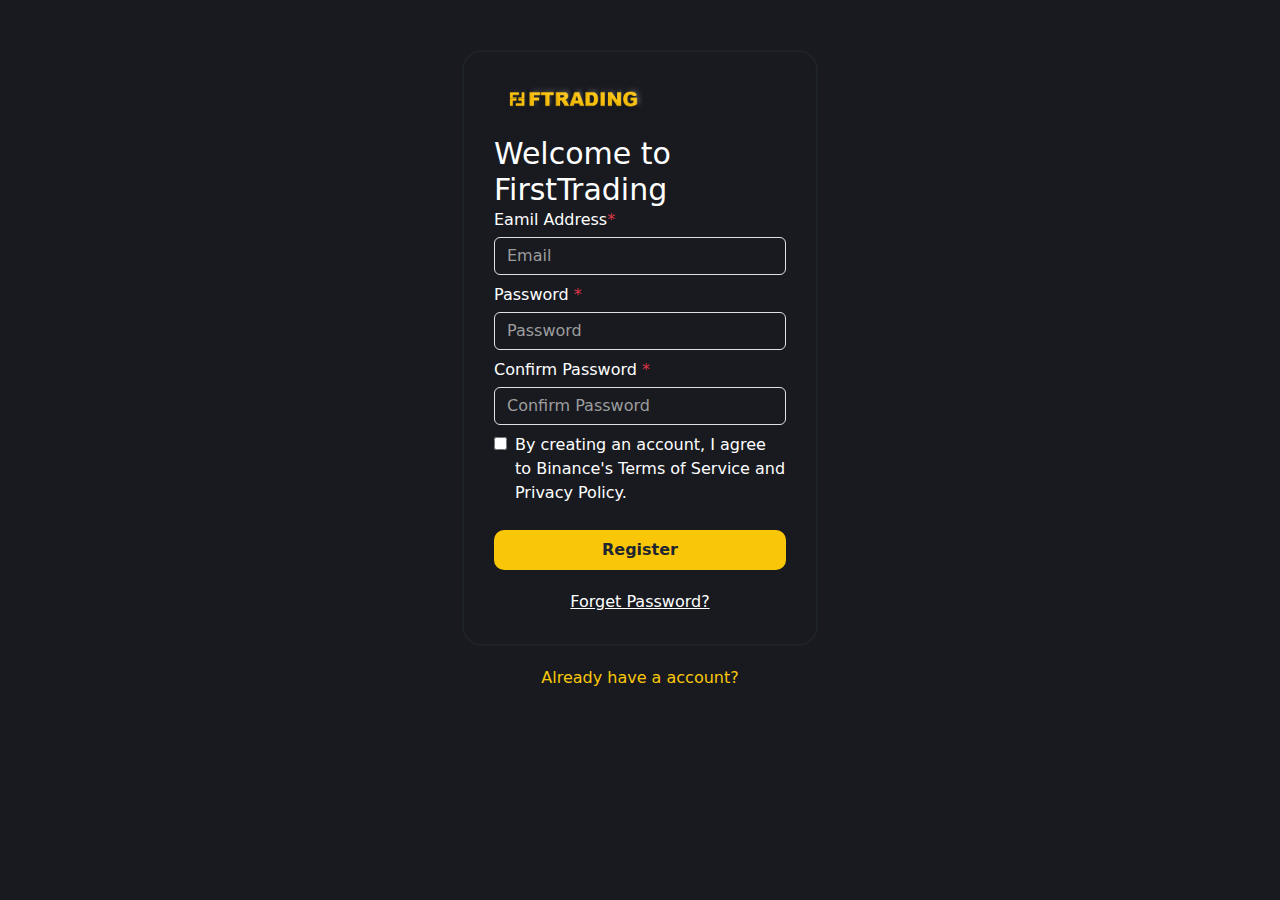
<file: register.html>
<!doctype html>
<html lang="en">

<head>
    <meta charset="utf-8">
    <meta name="viewport" content="width=device-width, initial-scale=1">
    <!-- title  -->
    <title>Welcome to FastTrading</title>
    <!-- bootstrap 5.3  -->
    <link rel="stylesheet" href="assets/bootstrap-5.3.2/css/bootstrap.min.css">
    <!-- fontawsome   -->
    <link rel="stylesheet" href="assets/Font-Awesome-Pro-6.2.1/css/all.min.css">

    <!-- style css  -->
    <link rel="stylesheet" href="css/styles.css">

</head>

<body>

    <section class="login_registration">
        <div class="container">
            <div class="row">
                <div class="col-xl-4 col-md-6 m-auto">
                    <div class="log_regi">
                        <img src="images/logo.png" alt="" class="img-fluid">
                        <h4>Welcome to FirstTrading</h4>
                        <form action="" class="log_regi_form">
                            <div class="form-group mb-2">
                                <label for="email">Eamil Address<span class="text-danger">*</span></label>
                                <input type="text" placeholder="Email" class="form-control">
                            </div>
                            <div class="form-group mb-2">
                                <label for="Password">Password <span class="text-danger">*</span></label>
                                <input type="password" placeholder="Password" class="form-control">
                            </div>
                            <div class="form-group mb-2">
                                <label for="Password">Confirm Password <span class="text-danger">*</span></label>
                                <input type="password" placeholder="Confirm Password" class="form-control">
                            </div>
                            <div class="form-group d-flex align-items-start">
                                <input type="checkbox" id="checkbox" class="mt-1 me-2">
                                <label for="checkbox">By creating an account, I agree to Binance's Terms of Service and
                                    Privacy Policy.</label>
                            </div>
                            <button class="btn_primary">Register</button>
                            <a href="forget-password.html" class="forget_link">Forget Password?</a>
                        </form>
                    </div>
                    <a href="login.html" class="log_regi_link">Already have a account?</a>
                </div>
            </div>
        </div>
    </section>


    <script src="https://code.jquery.com/jquery-3.7.1.js"
        integrity="sha256-eKhayi8LEQwp4NKxN+CfCh+3qOVUtJn3QNZ0TciWLP4=" crossorigin="anonymous"></script>
    <script src="assets/bootstrap-5.3.2/js/bootstrap.bundle.min.js"></script>
    <script src="js/custom.js"></script>
</body>

</html>
</file>
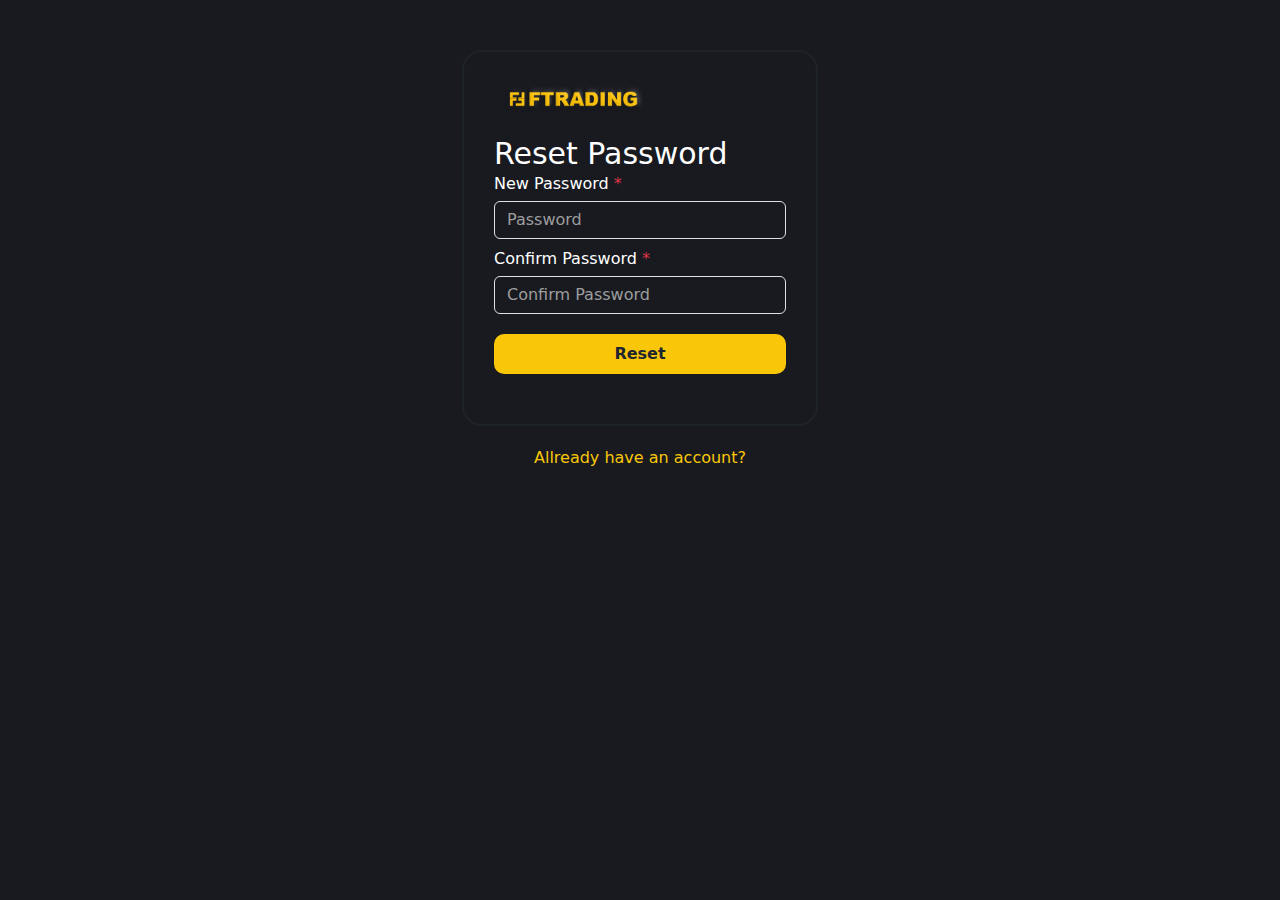
<file: reset-password.html>
<!doctype html>
<html lang="en">

<head>
    <meta charset="utf-8">
    <meta name="viewport" content="width=device-width, initial-scale=1">
    <!-- title  -->
    <title>Welcome to FastTrading</title>
    <!-- bootstrap 5.3  -->
     <link rel="stylesheet" href="assets/bootstrap-5.3.2/css/bootstrap.min.css">
    <!-- fontawsome   -->
     <link rel="stylesheet" href="assets/Font-Awesome-Pro-6.2.1/css/all.min.css">

    <!-- style css  -->
    <link rel="stylesheet" href="css/styles.css">

</head>

<body>

    <section class="login_registration">
        <div class="container">
            <div class="row">
                <div class="col-xl-4 col-md-6 m-auto">
                    <div class="log_regi">
                        <img src="images/logo.png" alt="" class="img-fluid">
                        <h4>Reset Password</h4>
                        <form action="" class="log_regi_form">
                            <div class="form-group mb-2">
                                <label for="Password">New Password <span class="text-danger">*</span></label>
                                <input type="password" placeholder="Password" class="form-control">
                            </div>
                            <div class="form-group mb-2">
                                <label for="Password">Confirm Password <span class="text-danger">*</span></label>
                                <input type="password" placeholder="Confirm Password" class="form-control">
                            </div>
                            <button class="btn_primary">Reset</button>
                        </form>
                    </div>
                    <a href="login.html" class="log_regi_link">Allready have an account?</a>
                </div>
            </div>
        </div>
    </section>


    <script src="https://code.jquery.com/jquery-3.7.1.js"
        integrity="sha256-eKhayi8LEQwp4NKxN+CfCh+3qOVUtJn3QNZ0TciWLP4=" crossorigin="anonymous"></script>
    <script src="assets/bootstrap-5.3.2/js/bootstrap.bundle.min.js"></script>
    <script src="js/custom.js"></script>
</body>

</html>
</file>
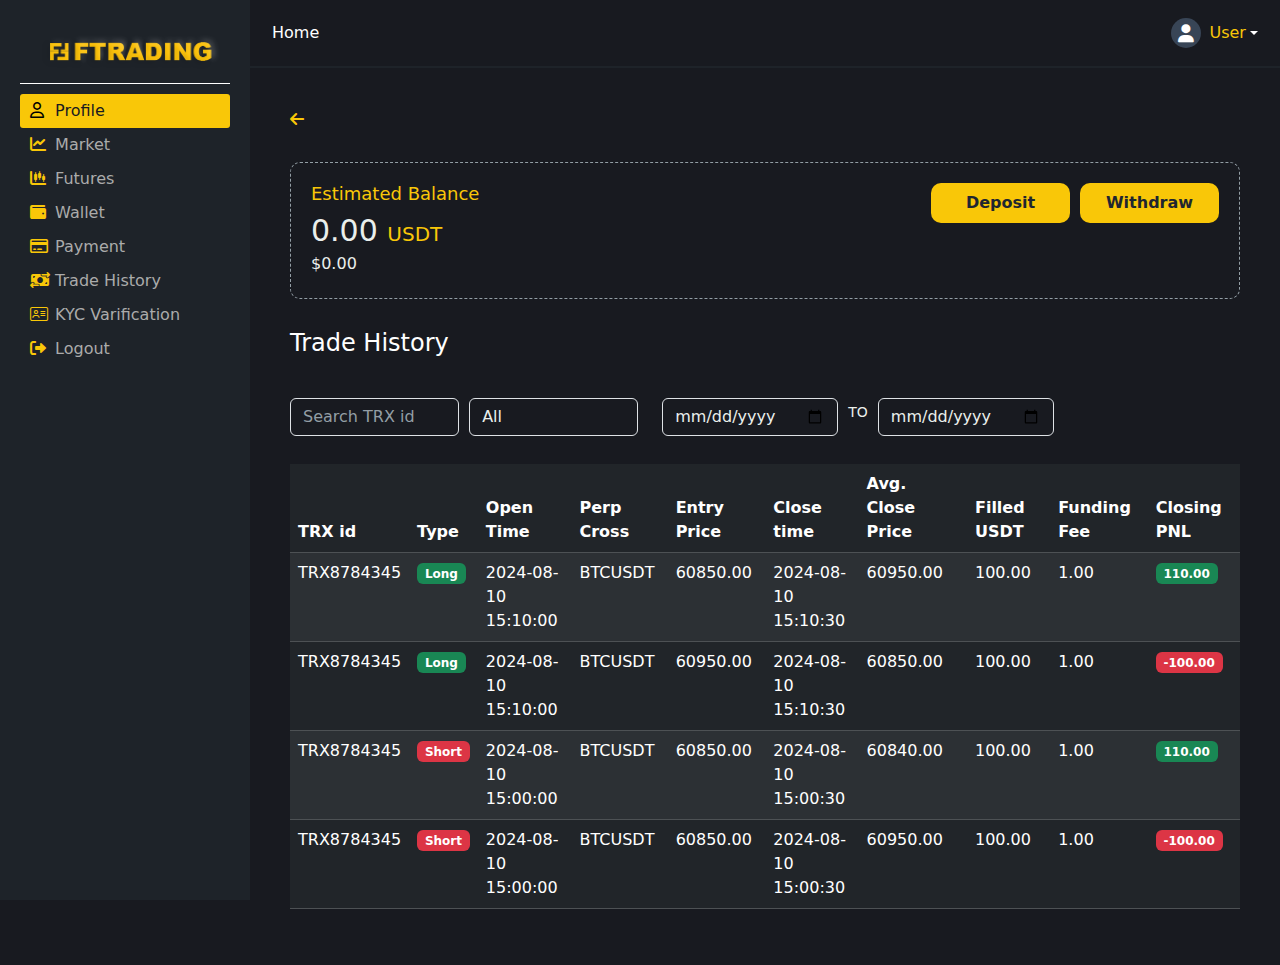
<file: trade-history.html>
<!doctype html>
<html lang="en">

<head>
    <meta charset="utf-8">
    <meta name="viewport" content="width=device-width, initial-scale=1">
    <!-- title  -->
    <title>Welcome to FastTrading</title>
    <!-- bootstrap 5.3  -->
     <link rel="stylesheet" href="assets/bootstrap-5.3.2/css/bootstrap.min.css">
    <!-- fontawsome   -->
     <link rel="stylesheet" href="assets/Font-Awesome-Pro-6.2.1/css/all.min.css">

    <!-- style css  -->
    <link rel="stylesheet" href="css/styles.css">

</head>

<body>
    <!-- sidebar start -->
    <aside class="dashboard_sidebar">
        <div class="sidbar_close">
            <button class="btn_sidebar" type="button">
                <i class="fa-solid fa-x"></i>
            </button>
        </div>
        <div class="sidebar_top ">
            <a href="index.html"><img src="images/logo.png" alt="" class="img-fluid"></a>
        </div>
        <nav class="nav_sidebar">
            <ul class="sidebar_list">
                <li class="sidebar_item active">
                    <a href="profile.html" class="sidebar_link">
                        <i class="fa-regular fa-user"></i>
                        <span>Profile</span>
                    </a>
                </li>
                <li class="sidebar_item">
                    <a href="market.html" class="sidebar_link">
                        <i class="fa-solid fa-chart-line"></i>
                        <span>Market</span>
                    </a>
                </li>
                <li class="sidebar_item">
                    <a href="future.html" class="sidebar_link">
                        <i class="fa-solid fa-chart-candlestick"></i>
                        <span>Futures</span>
                    </a>
                </li>
                <li class="sidebar_item">
                    <a href="wallet.html" class="sidebar_link">
                        <i class="fa-solid fa-wallet"></i>
                        <span>Wallet</span>
                    </a>
                </li>
                <li class="sidebar_item">
                    <a href="payment.html" class="sidebar_link">
                        <i class="fa-regular fa-credit-card"></i>
                        <span>Payment</span>
                    </a>
                </li>
                <li class="sidebar_item">
                    <a href="trade-history.html" class="sidebar_link">
                        <i class="fa-solid fa-money-bill-transfer"></i>
                        <span>Trade History</span>
                    </a>
                </li>
                <li class="sidebar_item">
                    <a href="kyc.html" class="sidebar_link">
                        <i class="fa-light fa-address-card"></i>
                        <span>KYC Varification</span>
                    </a>
                </li>
                <li class="sidebar_item">
                    <a href="profile.html" class="sidebar_link">
                        <i class="fa-solid fa-right-from-bracket"></i>
                        <span>Logout</span>
                    </a>
                </li>
            </ul>
        </nav>
    </aside>
    <!-- sidebar end  -->
    <div class="main_dashboard">

        <!-- top navbar  -->
        <nav class="navbar navbar-expand-lg ">
            <div class="container-fluid">
                <div class="" id="">
                    <ul class="navbar_secondary ms-auto mb-2 mb-lg-0">
                        <li class="d-lg-none">
                            <button class="btn_sidebar" type="button">
                                <i class="fa-solid fa-bars"></i>
                            </button>
                        </li>
                        <li class="nav-item">
                            <a href="index.html" class="nav-link">
                                Home
                            </a>
                        </li>
                    </ul>
                </div>
                <div class="" id="">
                    <ul class="navbar_secondary ms-auto mb-2 mb-lg-0">
                        <li class="nav-item dropdown profile_pic">
                            <a class="nav-link  dropdown-toggle" href="market.html" role="button"
                                data-bs-toggle="dropdown" aria-expanded="false">
                                <i class="fa-solid fa-user"></i>
                                <div>
                                    <h4>User</h4>
                                </div>
                            </a>
                            <ul class="dropdown-menu">
                                <li><a class="dropdown-item" href="#">Logout</a></li>
                            </ul>
                        </li>

                    </ul>
                </div>
            </div>
        </nav>
        <!-- top navbar end  -->


        <div class="dashboard_content">
            <div class="row">
                <div class="col-md-12">
                    <div class="payment_section">
                        <div class="page_title">
                            <a href="#" class="btn_back" onclick="history.back(); return false;"><i
                                    class="fa-solid fa-arrow-left"></i></a>
                            
                        </div>
                    </div>
                    <!-- balance -->
                    <div class="balance_container">
                        <div class="balance_box">
                            <h5>Estimated Balance</h5>
                            <h4>0.00 <span>USDT</span> </h4>
                            <h6>$0.00</h6>
                        </div>
                        <div class="row">
                            <div class="col-md-8 ms-auto">
                                <div class="btns_list">
                                    
                                    <!-- data-bs-toggle="modal" data-bs-target="#deposit_modal"  -->
                                    <a href="deposit.html" role="button"  
                                    class="btn_primary">Deposit</a>
                                    <a href="withdraw.html" class="btn_primary">Withdraw</a>
                                    <!-- <a href="" class="btn_primary"></a> -->
                                </div>
                            </div>
                        </div>
                    </div>

                    <!-- history section start here  -->
                    <div class="page_title">
                        <div class="d-flex justify-content-between w-100 align-items-end">
                            <h4>Trade History</h4>
                        </div>
                    </div>
                    <div class="row">
                        <div class="col-md-12">
                            <div class="search_section">
                                <form action="">
                                    <div class="search_div">
                                        <div class="row">
                                            <div class="col-md-6">
                                                <div class=" d-flex align-items-center w-100">
                                                    <div class="input_form w-100">
                                                        <input type="text" placeholder="Search TRX id" class="form-control mb-2">
                                                    </div>
                                                    <div class="input_form w-100 m-0">
                                                        <select name="" id="" class="form-control mb-2">
                                                            <option value="" disabled="" selected="">All</option>
                                                            <option value="">Long </option>
                                                            <option value="">Short</option>
                                                        </select>
                                                    </div>
    
                                                </div>
                                            </div>
                                            <div class="col-md-6">
                                                <div class=" d-flex align-items-center w-100">
                                                    <div class="input_form w-100">
                                                        <input type="date" class="form-control mb-2">
                                                    </div>
                                                    <p>TO</p>
                                                    <div class="input_form w-100 m-0">
                                                        <input type="date" class="form-control mb-2">
                                                    </div>
    
                                                </div>
                                            </div>
                                        </div>
                                    </div>
                                </form>
                            </div>
                            <div class="table-responsive">
                                <table class="table table-hover table-dark table-striped table-hover">
                                    <thead class="">
                                        <tr>
                                            <th class="col">TRX id</th>
                                            <th>Type</th>
                                            <th>Open Time</th>
                                            <th>Perp Cross</th>
                                            <th>Entry Price</th>
                                            <th>Close time</th>
                                            <th>Avg. Close Price</th>
                                            <th>Filled USDT</th>
                                            <th>Funding Fee</th>
                                            <th>Closing PNL</th>
                                        </tr>
                                    </thead>
                                    <tbody>
                                        <tr>
                                            <td>TRX8784345</td>
                                            <td><span class="badge bg-success">Long</span></td>
                                            <td>2024-08-10 <br> 15:10:00</td>
                                            <td>BTCUSDT</td>
                                            <td>60850.00</td>
                                            <td>2024-08-10 <br> 15:10:30</td>
                                            <td>60950.00</td>
                                            <td>100.00</td>
                                            <td>1.00</td>
                                            <td>
                                                <span class="badge bg-success">110.00</span>
                                            </td>
                                        </tr>
                                        <tr>
                                            <td>TRX8784345</td>
                                            <td><span class="badge bg-success">Long</span></td>
                                            <td>2024-08-10 <br> 15:10:00</td>
                                            <td>BTCUSDT</td>
                                            <td>60950.00</td>
                                            <td>2024-08-10 <br> 15:10:30</td>
                                            <td>60850.00</td>
                                            <td>100.00</td>
                                            <td>1.00</td>
                                            <td>
                                                <span class="badge bg-danger">-100.00</span>
                                            </td>
                                        </tr>
                                        <tr>
                                            <td>TRX8784345</td>
                                            <td><span class="badge bg-danger">Short</span></td>
                                            <td>2024-08-10 <br> 15:00:00</td>
                                            <td>BTCUSDT</td>
                                            <td>60850.00</td>
                                            <td>2024-08-10 <br> 15:00:30</td>
                                            <td>60840.00</td>
                                            <td>100.00</td>
                                            <td>1.00</td>
                                            <td>
                                                <span class="badge bg-success">110.00</span>
                                            </td>
                                        </tr>
                                        <tr>
                                            <td>TRX8784345</td>
                                            <td><span class="badge bg-danger">Short</span></td>
                                            <td>2024-08-10 <br> 15:00:00</td>
                                            <td>BTCUSDT</td>
                                            <td>60850.00</td>
                                            <td>2024-08-10 <br> 15:00:30</td>
                                            <td>60950.00</td>
                                            <td>100.00</td>
                                            <td>1.00</td>
                                            <td>
                                                <span class="badge bg-danger">-100.00</span>
                                            </td>
                                        </tr>
                                    </tbody>
                                </table>
                            </div>
                        </div>
                    </div>
                </div>
            </div>
        </div>
    </div>
    

    <script src="https://code.jquery.com/jquery-3.7.1.js"
        integrity="sha256-eKhayi8LEQwp4NKxN+CfCh+3qOVUtJn3QNZ0TciWLP4=" crossorigin="anonymous"></script>
    <script src="assets/bootstrap-5.3.2/js/bootstrap.bundle.min.js"></script>
    <script src="js/custom.js"></script>
</body>

</html>
</file>
<file: css/styles.css>
* {
    margin: 0;
    padding: 0;
}

:root {
    --color_primary: #f9c708;
    --color_white: #eaefec;
    --color_secondary: #181a20;
    --color_secondary_light: #1e2329;
    --color_disable: #939ea5;
}

body {
    background-color: var(--color_secondary);
    scrollbar-width: 0px;
}

body::-webkit-scrollbar {
    display: none;
}

/* top rated part start here  */

.top_rated {
    margin: 10px 0px;
}

.title {

    text-align: center;

    margin: 0;

    /* box-shadow: 2px 3px 5px 2px #b0a9a94a; */

    margin: 20px 0px;

    background: #1f26308c;

    border-bottom: 1px solid #8d888845;
}

.title h3 {

    color: #fff;

    padding: 10px 0px;
}

/* top rated part end here  */

/* table part start here  */
.crypto_table {

    height: 600px;

    overflow: auto;
}

.crypto_table table thead tr th {}

.crypto_table table thead tr {}

.crypto_table table thead {}

.crypto_table table {

    height: 100px;

    overflow: auto;
}

.crypto_table table tbody tr td img {

    width: 28px;

    margin-right: 5px;
}

.crypto_table table tbody tr td h5 {

    /* padding-bottom: 16px; */
}

.crypto_table table tbody tr td p {

    font-size: 12px;
}

.crypto_table table tbody tr td {
    padding: 10px 0px;
}

.crypto_table table tbody tr {}

.crypto_table table tbody {}

/* table part end here  */

.mobile_view {
    display: none;
}

.crypto_table {
    scrollbar-width: 0px;
    margin-bottom: 20px;
}

.crypto_table::-webkit-scrollbar {
    display: none;
}

table tbody {
    /* height: 100px !important; */
    /* overflow: auto; */
}

/* top gainer part start here  */
.top_gainer {}

.top_gainer table tbody img {

    height: 60px;

    width: 60px;

    border-radius: 50%;

    margin-right: 15px;

    object-fit: cover;
}

.top_gainer table tbody h2 {

    font-size: 18px;

    margin: 0;

    margin-top: 10px;
}

.top_gainer table tbody h3 {

    font-size: 14px;

    margin: 0;

    color: #ffffff57;
}

.top_gainer table tbody {}

.top_gainer table tbody tr td {

    padding: 20px;
}

.top_gainer table tbody tr {}

.top_gainer table {}

.td_amt {

    font-size: 20px !important;
}

/* top gainer part end here  */




@media only screen and (max-width: 426px) {
    .mobile_view {
        display: block;
    }

    .pc_view {
        display: none;
    }

    .crypto_table table tbody tr td h5 {
        padding-bottom: 0px;
        font-size: 16px;
    }

    .crypto_table table thead tr th {
        font-size: 14px;
    }

    .crypto_table table tbody tr td {
        padding-left: 5px;
    }

    .crypto_table table tbody tr td p {
        font-size: 8px;
    }

    .top_gainer table tbody img {
        height: 30px;
        width: 30px;
    }

    .top_gainer table tbody h2 {
        font-size: 12px !important;
    }

    .top_gainer table tbody h3 {
        margin-top: 0px;
        font-size: 10px;
    }
}

/* ==== 2nd page ==========  */
/* sidebar part start here  */
.hot_tab .tab-content {
    height: 100vh;
}

.offcanvas-body::-webkit-scrollbar {
    display: none;
}

.offcanvas-body {

    scrollbar-width: 0;
}

.tab_function {
    min-height: 90vh;

}

.offcanvas-body ul {}

.offcanvas-body ul li {}

.nav-pills {

    /* margin-top: 20px; */

    margin-bottom: 0 !important;
}

.tab_btn .nav-link {
    position: relative;
    color: #ffffff8c;
}

.tab_btn .nav-link {
    background-color: transparent !important;
}

.tab_btn .nav-link.active {
    background-color: transparent;

}

.tab_btn .nav-link.active span {
    opacity: 1;
}

.tab_btn span {
    height: 2px;
    width: 30%;
    content: '';
    background: #f7931a;
    opacity: 0;
    margin: auto;
    position: absolute;
    left: 50%;
    bottom: 0%;
    transform: translateX(-50%);
    transition: .4s all ease-in-out;
}

.offcanvas {
    background-color: #1f2630;
}

.nav-pills .nav-link.active,
.nav-pills .show>.nav-link {
    color: var(--bs-nav-pills-link-active-color);
    background-color: #ffffff21;
}

.coin_select {

    display: flex;

    justify-content: center;

    align-items: center;
}

.coin_select img {

    width: 30px !important;

    height: 30px;
}

.coin_select h2 {

    font-size: 14px;

    color: #fff;
}

.coin_select h3 {

    font-size: 14px;

    color: #fff;
}

.coin_select p {

    font-size: 12px;

    color: #fff;

    margin: 0;
}

.offcanvas-title {
    color: #fff;
}

.offcanvas-header .btn-close,
.offcanvas-header .btn-close:hover {
    color: #fff !important;
}

/* sidebarpart end here  */
/* top bar part start here  */
.top_navbar {
    margin: 0;
    padding: 0;
    border-bottom: 1px solid #ffffff14;
    margin-bottom: 5px;
    background: #29313c;
    padding: 5px 10px;
    margin-top: 6px;
}

.top_left {
    display: flex;
    align-items: center;
    justify-content: start;
}

.top_left h1 {

    font-size: 14px;

    color: #fff;

    text-transform: uppercase;

    margin: 0px;
}

.top_left img {
    width: 20px;
    margin-right: 10px;
    margin-top: 5px;
}

.top_left h1 span {

    font-size: 10px;

    margin-left: 5px;

    color: #2e906e;
}

/* :right */
.top_right {

    display: flex;

    justify-content: end;

    align-items: center;

    margin-top: 5px;
}

.candle_icon {

    display: flex;

    justify-content: center;

    align-items: center;
}

.candle_icon a {}

.candle_icon a img {

    width: 14px;
}

.top_right a {

    margin: 0px 3px;

    display: flex;

    justify-content: center;

    align-items: center;

    text-decoration: none;
}

.top_right a i {

    color: #ffffffa8;

    font-size: 12px;

    text-decoration: none;
}

.three_dots {

    display: flex;

    justify-content: center;

    align-items: center;
}

.three_dots span {

    height: 4px;

    width: 4px;

    background: #ffffffc2;

    margin: 1px;
}

/* top bar part end here  */

/* tranding view part  */
.tradingview-widget-copyright {
    display: none;
}

.tradingview-widget-container iframe {
    /* min-height: 50vh !important; */
}

/* tranding view part end  */

/* hot topic part start here  */
.title {

    background: #00000073;

    padding: 5px;

    margin: 5px 0px;
}

.title h1 {

    color: #fff;

    font-size: 20px;
}

.hot_part {

    max-height: 100vh;

    overflow: auto;
}

.hot_part::-webkit-scrollbar {
    display: none;
}

.hot_part {
    scrollbar-width: 0px;
}

.hot_part ul {

    list-style: none;

    padding: 0;

    overflow: auto;
}

.hot_part ul li {

    background: #0000003d;

    margin: 5px 0px;
}

.coins {

    display: flex;

    justify-content: space-between;

    align-items: center;

    padding: 10px 15px;
}

.coins i {

    color: #f7931a;

    margin-right: 20px;
}

.coins img {

    text-align: center;

    margin-right: 10px;

    width: 30px;

    padding: 3px;
}

.coins h2 {

    color: #fff;

    font-size: 14px;
}

.coins h2 span {

    text-transform: uppercase;

    font-size: 12px;

    color: #ffffff9e;
}

.coins p {

    color: #fff;

    margin: 0px;

    font-size: 12px;
}

.chart_part {
    /* height: 240px !important; */
    overflow: hidden;
    max-height: 40vh;
}

/* hot topic part end here  */



/* buy sell part start here  */
.bs_btn {}

.bs_btn ul {}

.bs_btn ul li {

    width: 50%;

    background: #29313c;
}

.bs_btn ul li button {
    width: 100%;
    color: #fff;
    border-radius: 0 !important;
    border-top-right-radius: 20px;
}

.nav-pills .nav-link.active,
.nav-pills .show>.nav-link {
    background-color: var(--color_secondary_light);
}

.nav-link:focus,
.nav-link:hover {
    color: var(--color_primary);
}

.nav-pills .btn_sell.active {
    background-color: #dc3545;
    border-top-left-radius: 50px !important;
    border-bottom-left-radius: 50px !important;
}

.nav-pills .btn_buy.active {
    background-color: #2ebd85;
    border-top-right-radius: 50px !important;
    border-bottom-right-radius: 50px !important;
}

/* buy part  */
.btns_part {
    margin-bottom: 20px;
}

.btns {
    width: 100%;
    background-color: #29313c;
    color: #fff;
    margin: 10px 0px;
    display: flex;
    justify-content: space-between;
    align-items: center;
    padding: 2px 10px;
}

.btns select {
    width: 100%;
    padding: 0.375rem 0.75rem;
    color: #fff;
    background-color: #29313c;
    -moz-appearance: none;
    appearance: none;
    border: none !important;
}

.btns select:focus {
    outline: none;
}

.btns select option {}

.btns h4 {
    font-size: 16px;
    padding: 0.375rem 0.75rem;
    margin: 0px;
}

.btns img {

    width: 20px;
}

.btns button {

    background: transparent;

    color: #fff;

    border: none;
}

.btns button i {}

.btns input {
    background-color: #29313c;
    color: #fff;
    border: none;
    text-align: center;
    padding: 0.375rem 0.75rem;
}

.btns input::placeholder {
    color: #ffffff5a;
}

.btns input:focus {
    outline: none;
}

.percen_btn {

    width: 100%;

    text-align: center;
}

.percen_btn button {

    width: 100%;

    height: 8px;

    border: none;

    background: #ffffff6e;

    border-radius: 10px;
}

.percen_btn p {

    color: #fff;

    margin: 0;
}

/* buy sell part end here  */

/* price part start here  */
.price_part {}

.price_title {

    display: flex;

    justify-content: space-between;

    align-items: center;

    background: #29313c;

    padding: 10px 5px;

    margin-top: 5px;
}

.price_title h2 {

    color: #fff;

    font-size: 16px;
}

.price_body {
    scrollbar-width: 0px;
    min-height: 140px;
    overflow: auto;
}

.price_body::-webkit-scrollbar {
    display: none;
}

.price_option {

    display: flex;

    justify-content: space-between;

    padding: 3px 5px;

    background: #29313c;

    align-items: center;

    margin-top: 5px;
}

.price_option p {

    color: #fff;

    margin: 0;

    font-size: 12px;
}

.buy_section .price_option {

    background: #2ebd8514;
}

.sell_section .price_option {
    background-color: #ed52520d;
}

/* price part end here  */

.offcanvas-header {
    display: unset;
}

.title ul {}

.title ul li {}

.title ul li button {

    color: #ffffff8a;
}

.title ul li button.active {

    background: transparent !important;

    color: #fff;
}

.btn_time {
    color: #fff;
    font-size: 10px;
    border: none;
    padding: 2px 0px;
    margin-left: 10px;
    border-radius: 0px;
}

.pc_view {}

.mobile_view {
    display: none;
}

.bs_btn .tab-content {
    /* height: 100vh; */
}

.min_btns {
    display: flex;
    overflow: auto;
    /* width: 68%; */
}

.min_btns::-webkit-scrollbar {
    display: none;
}

.sidebar_star {

    display: flex;

    justify-content: center;

    /* align-items: center; */

    margin-right: 15px;

    margin-top: 10px;
}

.sidebar_star:hover {
    color: #fff;
}

.sidebar_star i {
    /* color: #fbfbfb4e !important; */
    color: #f7931a !important;

}

.btn_close {
    color: #fff;
    border: none;
    background-color: transparent;
}

.avbl_css {
    color: #ffffff70;
}

.candle_light {
    display: block;
}

.candle_dark {
    display: none;
}

.duration_btn {}

.duration_btn button {
    width: 100%;
    background: #29313c;
    color: #fff;
    border: none;
    font-size: 16px;
}

.btn_time {
    color: #fff !important;
}

/* show hide button part star here  */
.hidden {
    display: none;
}

.mobile_view a button {
    background-color: transparent;
    border: none;
}

.btn_candle.active .icn_active,
.icn_inactive {
    display: none;
}

.btn_candle.active .icn_inactive {
    display: block;
}

.btn_candle.active .chart_view {
    display: none;
}

.price_view {
    display: none;
}

.btn_candle.active .price_view {
    display: block;
}

#inactiveDiv {
    display: block;
}

#activeDiv {
    display: none;
}

/* show hide button part end here  */
@media only screen and (max-width: 426px) {
    .pc_view {
        display: none;

    }

    .mobile_view {
        display: block;
        margin-bottom: 10px;
    }

    .offcanvas.show:not(.hiding),
    .offcanvas.showing {
        transform: none;
        width: 85%;
    }
}


/* ========= navbar ===========  */
.main_navbar {

    background: var(--color_secondary);

    box-shadow: 0px 1px 5px 0px #ffffff14;

    position: sticky;

    top: 0;

    z-index: 1;
}

.main_navbar .navbar-brand img {

    height: 40px;
}

.btn_login {
    font-size: 14px;
    /* border: 1px solid #fff; */
    padding: 5px 10px !important;
    display: block;
    border-radius: 5px;
    background: #2b3139;
}

.btn_signup {
    padding: 5px 10px !important;
    font-size: 14px;
    /* background: #f9c708; */
    background: var(--color_primary);
    color: #000 !important;
    border-radius: 5px;
}

.main_navbar .nav-item {}

.main_navbar .nav-item .nav-link {
    color: #fff;
    margin-right: 10px;
}

.main_navbar .group_btns .nav-item {
    display: flex;
    align-items: center;
    margin-bottom: 10px;
}

.form_group_register {
    display: flex;
    align-items: center;
    justify-content: space-between;
}

.form_group_register a {
    text-decoration: none;
    margin-left: 10px;
}

.btn_primary {
    background: var(--color_primary);
    min-width: 100px;
    padding: 8px;
    display: flex;
    justify-content: center;
    align-items: center;
    font-weight: 600;
    color: #1f2630;
    border-radius: 10px;
    border: none;
    text-decoration: none;
}

.hero_part {
    padding: 50px 0px;
}

.hero_content {
    margin-bottom: 20px;
}

.hero_content h1 {
    display: flex;
    flex-direction: column;
    color: #fff;
    margin-bottom: 20px;
    font-size: 84px;
}

.hero_content h1 span {
    color: var(--color_primary);
    font-weight: 700;
}

.hero_content h1 strong {}

.form_group_register input {
    background: transparent !important;
    box-shadow: none !important;
    outline: none !important;
    color: #eaefec !important;
}

.coin_table {
    background: var(--color_secondary_light);
    padding: 20px;
    border-radius: 20px;
    margin-bottom: 20px;
    /* height: 300px; */
    overflow: auto;
    scrollbar-width: 0 !important;
}

.coin_table::-webkit-scrollbar {
    display: none;
}

.coin_list {
    padding: 0;
    margin: 0;
}

.coin_list li {
    padding: 8px 0px;
    /* border-bottom: 1px solid var(--color_white); */
    list-style: none;
}

.coin_list li:hover span {
    color: #d1d9d5;
}

.coin_list li a {
    display: flex;
    justify-content: space-between;
    align-items: center;
    color: #fff;
    text-decoration: none;
}

.coin_list span {}

.coin_icon {}

.coin_icon img {
    max-height: 25px;
    margin-right: 5px;
}

.coin_icon strong {}

.coin_icon span {}

.coin_list h6 {
    color: var(--color_white);
}

.view_all {
    text-decoration: none;
    font-size: 14px;
    color: #ffffff73;
}

.form_group_register input::placeholder {
    color: #adadad;
}

.mobile_img {}

.img_section {
    text-align: center;
    max-height: 90vh;
}

.img_section img {
    max-height: 75vh;
    margin-bottom: 15px;
}

.img_sec_title {}

.img_sec_title h2 {
    color: var(--color_white);
    text-align: center;
}

.img_sec_title img {
    max-width: 80%;
    text-align: center;
    margin: auto;
    display: flex;
}

.faq_section {

    padding: 50px;
}

.faq_contents {}

.faq_title {

    text-align: center;

    margin-bottom: 30px;

    color: var(--color_white);
}

.faq_section .accordion-header {

    border-color: var(--color_white);

    border-radius: 0px !important;

    overflow: hidden;

    /* background: transparent; */
}

.faq_section .accordion-header .accordion-button {

    background: var(--color_secondary_light);

    color: var(--color_white);

    /* border-radius: 10px !important; */

    /* overflow: hidden; */

    border: none;
}

.accordion-item {}

.accordion-item .accordion-body {

    background: var(--color_secondary_light);

    color: var(--color_primary);
}

:root {
    --icon_plus: url("data:image/svg+xml;charset=utf-8,%3Csvg xmlns=%27http://www.w3.org/2000/svg%27 width=%2716%27 height=%2716%27 fill=%27%23212529%27 class=%27bi bi-plus%27%3E%3Cpath d=%27M8 4a.5.5 0 0 1 .5.5v3h3a.5.5 0 0 1 0 1h-3v3a.5.5 0 0 1-1 0v-3h-3a.5.5 0 0 1 0-1h3v-3A.5.5 0 0 1 8 4z%27/%3E%3C/svg%3E");
    --icon_minus: url("data:image/svg+xml;charset=utf-8,%3Csvg xmlns=%27http://www.w3.org/2000/svg%27 width=%2716%27 height=%2716%27 fill=%27%23052c65%27 class=%27bi bi-dash%27%3E%3Cpath d=%27M4 8a.5.5 0 0 1 .5-.5h7a.5.5 0 0 1 0 1h-7A.5.5 0 0 1 4 8z%27/%3E%3C/svg%3E")
}

.accordion-button::after {
    flex-shrink: 0;
    width: var(--bs-accordion-btn-icon-width);
    height: var(--bs-accordion-btn-icon-width);
    margin-left: auto;
    /* content: "\2b"; */
    background-image: var(--icon_plus);
    background-color: var(--color_primary);
    border-radius: 50%;
}

.accordion-button:not(.collapsed)::after {
    background-image: var(--bs-accordion-btn-active-icon);
    transform: var(--bs-accordion-btn-icon-transform);
    /* content: ""; */
    background-image: var(--icon_minus);
    color: #fff;
    /* background: #fff; */
}

.faq_section .accordion-item {
    margin-bottom: 20px;
    border: none;
    border-radius: 10px;
    overflow: hidden;
    background: transparent;
    box-shadow: 0px 0px 2px 0px #00000070;
}

.newslatter_sec {
    background-color: var(--color_secondary_light);
    padding: 50px 0px;
}

.signUp_sectin {

    text-align: center;
}

.signUp_sectin h4 {

    color: #fff;

    font-size: 40px;

    margin-bottom: 10px;
}

.signUp_sectin a {
    display: block;
    width: fit-content;
    margin: auto;
    text-decoration: none;
}

.log_regi {

    border: 2px solid var(--color_secondary_light);

    padding: 30px;

    margin-top: 50px;

    border-radius: 20px;
}

.log_regi img {

    max-width: 150px;
}

.log_regi h4 {

    font-size: 30px;

    color: #fff;

    margin: 20px 0px;

    margin-bottom: 0;
}

.log_regi_form {}

.log_regi_form label {

    color: #fff;

    margin-bottom: 5px;
}

.log_regi_form input {

    background: var(--color_secondary) !important;

    color: var(--color_white);
}

.log_regi_form:focus {
    outline: var(--color_primary);
}

.form-control:focus {
    color: var(--color_primary);
    box-shadow: none;
    /* color: #fff; */
    border: 1px solid var(--color_primary);
    background: transparent;
}

.log_regi_form input::placeholder {
    color: #9d9d9d;
}

.log_regi_form .btn_primary {

    width: 100%;

    margin: 20px 0px;
}

.forget_link {
    text-align: center;
    display: block;
    color: #fff;
}

.log_regi_link {
    text-align: center;
    display: block;
    margin: 20px 0px;
    text-decoration: none;
    color: var(--color_primary);
}

.log_regi p {
    color: #979797;
    font-size: 12px;
}

.futures_widgets iframe {
    min-height: 50vh !important;
}

@media(max-width: 576px) {
    .mobile_view {
        display: block !important;
    }

    .pc_view {
        display: none;
    }
}


/* ======= dashboard section start here ===== */
.main_dashboard {
    transition: .4s all ease-in-out;

    background: red;

    margin-left: 250px;
}

.dashboard_sidebar {
    transition: .4s all ease-in-out;
    width: 250px;
    background: var(--color_secondary_light);
    height: 100vh;
    position: fixed;
    top: 0;
    left: 0;
    padding: 20px;
    z-index: 1;
}

.nav_sidebar {}

.sidebar_list {

    list-style: none;

    padding: 0;
}

.sidebar_item {

    padding: 5px 10px;

    border-radius: 3px;
}

.sidebar_link {

    text-decoration: none;

    width: 100%;

    display: block;
}

.sidebar_link i {

    color: var(--color_primary);

    width: 20px;

    height: 20px;
}

.sidebar_link span {

    color: #ababab;

    font-weight: 500;
}

.main_dashboard .navbar {

    background: var(--color_secondary);

    border-bottom: 2px solid var(--color_secondary_light);

    box-shadow: 0 0 2px 3px #fff0;
}

.dashboard_content {

    padding: 40px;

    background: var(--color_secondary);
}

.sidebar_item:hover {

    background: var(--color_secondary);
}

.sidebar_item.active {
    background-color: var(--color_primary);
}

.sidebar_item.active a i {

    color: #000;
}

.sidebar_item.active a span {

    color: var(--color_secondary);
}

.sidebar_top {

    padding: 10px;

    margin-bottom: 10px;

    border-bottom: 1px solid #fff;
}

.sidebar_top a {
    text-decoration: none;
}

.sidebar_top a img {

    width: 100%;
}

.navbar-expand-lg .navbar-nav .dropdown-menu {
    position: absolute;
    right: 3px;
    left: auto;
}

.profile_pic {}

.profile_pic a {
    display: flex;
    align-items: center;
}

.profile_pic a i {

    font-size: 18px;

    background: #384556;

    height: 30px;

    width: 30px;

    display: flex;

    justify-content: center;

    align-items: center;

    border-radius: 50%;

    margin-right: 8px;
}

.profile_pic a h4 {

    font-size: 16px;

    color: var(--color_primary);

    margin: 0;

    text-align: end;
}

.profile_pic a p {

    color: #c3c3c3;

    font-size: 13px;
}

.profile_pic .dropdown-menu {
    left: auto;
    right: 0;
}

.btn_sidebar {}

.btn_sidebar i {}

@media(max-width: 992px) {
    .dashboard_sidebar {
        margin-left: -250px;
    }

    .main_dashboard {
        margin-left: 0;
    }

    /* .dashboard_sidebar.hide{
        margin-left: -250px;
    }
    .main_dashboard.hide{
        margin-left: 0;
    } */
    .dashboard_sidebar.show {
        margin-left: 0px;
        z-index: 1;
    }
}

.navbar_secondary {
    list-style: none;
    padding: 0;
    display: flex;
    align-items: center;
}

.navbar_secondary .nav-item {
    color: #fff;
    /* margin-right: 16px; */
    padding: 10px;
}

.btn_sidebar {
    padding: 5px 10px;
    border: none;
    background: var(--color_primary);
    box-shadow: 2px 3px 5px 3px #0000005c;
}

.btn_sidebar i {}

.navbar_secondary .nav-item .nav-link {}

.sidbar_close .btn_sidebar {
    position: absolute;
    right: -50px;
    padding: 5px 10px;
    border: none;
    background: var(--color_primary);
    border-top-right-radius: 5px;
    border-bottom-right-radius: 5px;
}

.sidbar_close .btn_sidebar i {}

.sidbar_close {
    position: relative;
    display: none;
    transition: .4s all ease-in-out;
}

.dashboard_sidebar.show .sidbar_close {
    display: block;
}

/* profile page star here  */
.profile_information {
    display: flex;
    align-items: center;
    padding: 20px;
    margin-bottom: 10px;
}

.profile_information i {

    height: 80px;

    width: 80px;

    display: flex;

    justify-content: center;

    align-items: center;

    font-size: 45px;

    background: var(--color_secondary_light);

    color: var(--color_primary);

    border-radius: 50%;

    margin-right: 10px;
}

.profile_information img {
    height: 60px;
    width: 60px;
    background: var(--color_secondary_light);
    border-radius: 50%;
    margin-right: 10px;
}

.profile_information h4 {
    font-size: 18px;
    color: #fff;
    margin: 0;
}

.profile_information p {
    color: var(--color_white);
    margin: 0;
}

.details_card {
    padding: 20px;
    border-top: 2px solid var(--color_disable);
}

.details_card h4 {
    color: var(--color_white);
    font-size: 20px;
    margin-bottom: 15px;
}

.details_card ul {
    list-style: none;
    padding: 0;
}

.details_card ul li {
    display: flex;
    justify-content: space-between;
}

.details_card ul li p {
    color: var(--color_disable);
    margin-bottom: 10px;
}

.btn_edit {
    background: var(--color_primary);
    padding: 5px 10px;
    border: none;
    border-radius: 5px;
    box-shadow: 0 0 10px #0000006b;
    margin: 0px 3px;
    color: #000;
    font-weight: 400;
    text-decoration: none;
}

/* profile page end here  */

/* : 10px;
  height: 100%;
} */

.card-no {
    font-size: 35px;
    margin-top: 10px;
}

.card-holder {
    font-size: 12px;
    margin-top: 10px;
}

.name {
    font-size: 22px;
    margin-top: 0px;
}

.bar {
    background: #222;
    margin-left: -30px;
    margin-right: -30px;
    height: 60px;
    margin-top: 10px;
}

.card-cvv {
    margin-top: 20px;
}

.card-cvv div {
    flex: 1;
}

.card-cvv img {
    width: 100%;
    display: block;
    line-height: 0;
}

.card-cvv p {
    background: #fff;
    color: #000;
    font-size: 22px;
    padding: 10px 20px;
}

.card-text {
    margin-top: 30px;
    font-size: 14px;
}

.signature {
    margin-top: 30px;
}

.back {
    transform: rotateY(180deg);
}

@media(max-width: 992px) {
    .card_list {
        grid-template-columns: repeat(2, 3fr);
    }
}

@media(max-width: 768px) {
    .card_list {
        grid-template-columns: repeat(2, 3fr);
    }

    .s_content {
        padding: 15px;
        margin-bottom: 10px;
    }
}

@media(max-width: 576px) {
    .card_list {
        grid-template-columns: repeat(1, 3fr);
    }

    .carde {
        height: 180px;
    }

    .s_content {
        padding: 0px;
        margin-bottom: 10px;
    }
}

/* ==== payment list end ===== */

.payment_method_container {
    align-items: end;
    margin-bottom: 10px;
}

.payment_method_container h1 {
    font-size: 28px;
}

.payment_method_container .btn-action {
    font-size: 14px;
}

@media(max-width: 768px) {
    .payment_method_container h1 {
        font-size: 22px;
    }

    .payment_method_container .btn-action {
        font-size: 14px;
        padding: 10px 20px;
    }
}

@media (max-width: 576px) {
    .payment_method_container .btn-action {
        font-size: 10px;
    }
}

/* payment list ============= */
.card_list {
    margin: 20px 0px;
    display: grid;
    grid-template-columns: repeat(3, 3fr);
    gap: 15px;
    list-style: none;
    padding: 0;
}

.card_list li {}

.card-no p,
.card-holder p,
.name p {
    color: #080808;
    font-size: 12px;
    font-weight: 600;
}

.containerr {
    min-height: 100vh;
    width: 100%;
    background: #000;
    display: flex;
    align-items: center;
    justify-content: center;
}

.carde {
    width: 100%;
    height: 200px;
    color: #fff;
    cursor: pointer;
    perspective: 1000px;
}

.card-inner {
    width: 100%;
    height: 100%;
    position: relative;
    transition: transform 1s;
    transform-style: preserve-3d;
}

.front,
.back {
    width: 100%;
    height: 100%;
    /* background-image: linear-gradient(45deg, #0045c7, #ff2c7d); */
    position: absolute;
    top: 0;
    left: 0;
    padding: 15px 30px;
    border-radius: 15px;
    overflow: hidden;
    z-index: 1;
    backface-visibility: hidden;
    box-shadow: 2px 3px 5px 3px #00000052;
}

.rows {
    display: flex;
    align-items: center;
    justify-content: space-between;
}

.map-img {
    width: 100%;
    position: absolute;
    top: 0;
    left: 0;
    /* opacity: 0.3; */
    z-index: -1;
    box-shadow: 2px 3px 5px 3px #00000052;
    border-radius: 10px;
    height: 100%;
}

.card-no {
    font-size: 35px;
    margin-top: 10px;
}

.card-holder {
    font-size: 12px;
    margin-top: 10px;
}

.name {
    font-size: 22px;
    margin-top: 0px;
}

.bar {
    background: #222;
    margin-left: -30px;
    margin-right: -30px;
    height: 60px;
    margin-top: 10px;
}

.card-cvv {
    margin-top: 20px;
}

.card-cvv div {
    flex: 1;
}

.card-cvv img {
    width: 100%;
    display: block;
    line-height: 0;
}

.card-cvv p {
    background: #fff;
    color: #000;
    font-size: 22px;
    padding: 10px 20px;
}

.card-text {
    margin-top: 30px;
    font-size: 14px;
}

.signature {
    margin-top: 30px;
}

.back {
    transform: rotateY(180deg);
}

@media(max-width: 992px) {
    .card_list {
        grid-template-columns: repeat(2, 3fr);
    }
}

@media(max-width: 768px) {
    .card_list {
        grid-template-columns: repeat(2, 3fr);
    }

    .s_content {
        padding: 15px;
        margin-bottom: 10px;
    }
}

@media(max-width: 576px) {
    .card_list {
        grid-template-columns: repeat(1, 3fr);
    }

    .carde {
        height: 180px;
    }

    .s_content {
        padding: 0px;
        margin-bottom: 10px;
    }
}

/* ==== payment list end ===== */


#card-list {
    display: flex;
    flex-wrap: wrap;
    gap: 20px;
    justify-content: start;
    margin-bottom: 20px;
}

.bank_card {
    width: 300px;
    height: 180px;
    /* background-color: #1e90ff; */
    color: white;
    border-radius: 15px;
    display: flex;
    flex-direction: column;
    justify-content: space-between;
    /* padding: 20px; */
    /* box-shadow: 0 4px 8px #00000069; */
    position: relative;
    transform: scale(1.0);
    /* Default scale */
    transition: transform 0.3s ease;
    transition: .4s all ease-in-out;
}


.bank_card .bank-name {
    font-size: 1.2em;
    font-weight: bold;
}

.bank_card .card-number {
    font-size: 1.1em;
    letter-spacing: 2px;
}

.bank_card .card-holder {
    font-size: 0.9em;
    text-transform: uppercase;
}

.bank_card .expiry-date {
    font-size: 0.9em;
}

.bank_card .visa-logo {
    position: absolute;
    bottom: 20px;
    right: 20px;
    width: 50px;
}

#scale-button {
    padding: 10px 20px;
    font-size: 1em;
    cursor: pointer;
}

.selectMethod {
    max-height: 300px;
    overflow: auto;
}

@media(max-width: 576px) {
    .bank_card {
        width: 100%;
    }

    .bank_card:nth-child(1) {
        margin-top: 0 !important;
    }

    .bank_card.scaled {
        /* margin-top: -180px; */
        transition: .4s all ease-in-out;
    }
}


.page_title {
    margin-bottom: 20px;
}

.page_title a {}

.page_title h4 {

    color: #fff;

    margin: 0;
}

.modal {}

.modal-content {
    background: var(--color_secondary);
}


.form_group p,
label {
    color: #fff;
    margin-bottom: 5px;
}


input,
textarea,
select {
    background: var(--color_secondary) !important;
    color: var(--color_white) !important;
}

input:focus,
textarea:focus,
select:focus {
    border-color: var(--color_primary);
    box-shadow: none;
    color: #fff;
}

input::placeholder,
textarea::placeholder,
select::placeholder {
    color: var(--color_white);
}

.form-control::placeholder {
    color: var(--color_disable);
}

.form_group {
    margin-bottom: 15px;
}

.btn_action {
    padding: 5px;
    border-radius: 5px;
    background: var(--color_primary);
    border: none;
    text-decoration: none;
}

.btn_back {

    color: var(--color_primary);
}

.wallet_section {

    display: grid;

    grid-template-columns: repeat(2, 2fr);

    gap: 15px;
}

.wallet_box {
    border: 1px dashed var(--color_disable);
    /* margin-right: 20px; */
    padding: 20px;
    border-radius: 10px;
}

.wallet_amt {

    display: flex;

    align-items: end;
}

.wallet_box p {

    color: var(--color_disable);

    margin: 0;

    margin-left: 40px;

    font-size: 14px;

    font-weight: 500;
}

.wallet_amt img {

    height: 40px;
}

.wallet_amt h1 {

    margin: 0;

    margin-left: 8px;

    font-size: 39px;

    color: var(--color_primary);
}

.balance_container {

    display: grid;

    grid-template-columns: repeat(2, 2fr);

    gap: 20px;

    padding: 20px;

    margin: 30px 0px;

    border: 1px dashed var(--color_disable);

    border-radius: 10px;
}

.balance_box {}

.balance_box h5 {

    color: var(--color_primary);

    font-size: 18px;
}

.balance_box h4 {

    color: var(--color_white);

    font-size: 30px;

    margin-bottom: 5px;
}

.balance_box h6 {

    color: var(--color_white);

    margin: 0;

    margin-bottom: 5px;
}

.balance_box p {

    color: var(--color_white);

    margin: 0;

    color: var(--color_disable);
}

.btns_list {

    display: grid;

    grid-template-columns: repeat(2, 2fr);

    gap: 10px;
}

.btns_list .btn_primary {

    height: fit-content;

    text-decoration: none;
}

.balance_box h4 span {

    font-size: 20px;

    color: var(--color_primary);
}

@media(max-width: 768px) {
    .balance_container {
        grid-template-columns: repeat(1, 2fr);
    }
}

.tabs_buttons {}

.tabs_buttons ul {

    display: grid;

    grid-template-columns: repeat(6, 6fr);

    gap: 10px;

    border-bottom: 1px solid var(--color_disable);
}

.tabs_buttons ul li {}

.tabs_buttons .nav-link {

    width: 100%;

    border-radius: 0;

    background: transparent !important;

    color: var(--color_disable);

    font-weight: 600;
}

.tabs_buttons .nav-link.active {

    color: var(--color_primary);

    border-bottom: 1px solid var(--color_primary);
}

.transection_table {

    margin: 20px 0px;
}

@media(max-width: 992px) {
    .tabs_buttons ul {

        display: grid;

        grid-template-columns: repeat(5, 6fr);
    }
}

@media(max-width: 768px) {
    .tabs_buttons ul {

        display: grid;

        grid-template-columns: repeat(3, 6fr);
    }

    .dashboard_content {
        padding: 20px;
    }
}

@media(max-width: 576px) {
    .tabs_buttons ul {

        display: grid;

        grid-template-columns: repeat(2, 6fr);
    }
}


.withdraw_form p {
    font-size: 14px;
    margin-bottom: 5px;
}

.withdraw_form .form_group {
    margin-bottom: 10px;
}

.withdraw_form .form_group input,
.withdraw_form .form_group select {
    margin-bottom: 0px;
    background: #ffffff2e !important;
    color: #fff;
    border: .5px dashed;
}

.withdraw_form .form_group input:placeholder,
{
color: #fff;
}


.withdraw_form .form_group span {
    font-size: 14px;
    margin-top: 5px;
    display: block;
    color: #f44986;
}

.btn_confirm.btn_deposit_confirm {
    width: 100% !important;
    max-width: 100%;
    display: flex;
    justify-content: center;
    padding: 10px 20px !important;
    margin-top: 10px;
}



.badge_ {
    text-align: center;
    padding: 5px;
    /* background: linear-gradient(0deg, rgba(0, 0, 0, 0.2), rgba(0, 0, 0, 0.2)), linear-gradient(180deg, rgba(75, 20, 192, 0.2) 0%, rgba(196, 41, 221, 0.2) 100%); */
    border-radius: 3px;
    margin-bottom: 10px !important;
    display: flex;
    justify-content: center;
    align-items: center;
    color: var(--color_white);
    background: var(--color_secondary_light);
}

.form_group span {
    color: var(--color_disable);
}

.search_div {
    margin: 20px 0px;
}

.deposit_method {
    display: flex;
    flex-wrap: wrap;
    gap: 15px;
    display: grid;
    grid-template-columns: repeat(6, 6fr);
}

.deposit_option {
    border: 1px solid var(--color_disable);
    padding: 10px;
    text-align: center;
    border-radius: 10px;
}

.deposit_option img {
    height: 45px;
    width: 45px;
    margin-bottom: 10px;

}

.deposit_option h4 {
    margin: 0;
    font-size: 16px;
}

.deposit_option a {
    text-decoration: none;
    display: block;
}


/* qr code part start here  */
.qr_box {
    height: 120px;
    width: 120px;
    text-align: center;
    margin: auto;
    margin-top: 20px;
}

.box_text {}

.box_text p {

    color: #ffffff6e;

    padding: 20px 40px;

    text-align: center;

    font-size: 12px;
}

/* qr part end here  */

/* deposite form part start here  */
.deposite_form {}

.deposite_form form {}

.deposite_form h3 {

    color: #fff6;

    font-size: 14px;

    margin-top: 20px;

    margin-bottom: 10px;
}

.deposite_form input {
    background: transparent;
    color: #fff;

}

.deposite_form input:focus {
    background-color: transparent;
    color: #fff;
    box-shadow: none;
}

.deposite_form input::placeholder {
    color: #a09c9c;
}

.deposite_form h2 {

    font-size: 16px;

    color: #fff;
}

.btn_ammount {

    border: 1px solid var(--color_white);

    width: 100%;

    margin-top: 10px;

    font-size: 14px;

    transition: .4s all ease-in-out;

    color: var(--color_disable);
}

/* information part start here  */
.form_information {

    background: #ffffff12;

    padding: 20px;

    border-radius: 10px;

    margin: 20px 0px;
}

.form_information h4 {

    color: #ffffffa3;

    margin: 0;

    font-size: 16px;
}

.form_information p {

    color: #fff;

    margin: 0;

    font-size: 14px;

    text-align: end;
}

/* inpformation part end here  */
.btn_confirm {

    background: #1c955d !important;

    margin-top: 10px;

    font-size: 18px !important;

    padding: 5px 0px !important;
}

.btn_ammount:hover {
    color: var(--color_primary);
    border: 1px solid var(--color_primary);
}

/* deposite form part end here  */
@media only screen and (max-width: 993px) {
    .deposite_form button {
        background: transparent;
        border: none;
        color: #fff;
        padding: 0px;
        font-size: 12px;
    }
}

@media only screen and (max-width: 426px) {
    .deposite_form button {
        background: transparent;
        border: none;
        color: #fff;
        padding: 0px;
        font-size: 12px;
    }
}

.qr_code {
    background: #fff;
    height: auto;
    width: 100%;
}

.deposite_form .btn_edit {
    color: var(--color_secondary) !important;
}

.deposite_form input {}

.search_div {
    display: flex;
    align-items: center;
}

.input_form {
    margin-right: 10px;
}

.input_form input {
    margin: 0;
}

.search_div .btn-action {}

.search_div p {
    margin-right: 10px;
    color: var(--color_white);
    font-size: 14px;
}

.footer {

    padding: 30px 0px;

    margin-top: 20px;

    border-top: 1px solid var(--color_disable);

}

.footer p {
    margin: 0;
    color: var(--color_disable);
    text-align: center;
    margin-top: 30px;
}

.mobile_.group_btns {
    display: none !important;
}

.btn_close {}

.btn_close i {}

.btn_menu {

    padding: 0 5px;

    border: none;

    box-shadow: none !important;

    outline: 0;
}

@media(max-width: 992px) {
    .group_btns {
        display: flex !important;
        flex-direction: row;
    }

    .main_navbar .group_btns .nav-item {
        margin-bottom: 0px;
    }
}

@media(max-width: 768px) {
    .hero_content h1 {
        font-size: 60px;
    }

    .faq_section {
        padding: 10px;
    }
}

@media (max-width: 576px) {
    .hero_content h1 {
        font-size: 40px;
    }

    .signUp_sectin h4 {
        font-size: 35px;
    }

    .mobile_.group_btns {
        display: flex !important;
        width: 94% !important;
        position: absolute;
        bottom: 20px;
    }

    .mobile_.group_btns .nav-link {
        text-align: center;
    }

    .offcanvas.show .offcanvas-body {

        position: relative;

    }

    .main_navbar .navbar-brand img {
        height: auto;
        max-width: 150px;
    }
}

/* @media(min-width: 992px){
    .offcanvas{
        width: 100% !important;
        min-width: 85%;
    }
} */
.dropdown-menu {
    background-color: var(--color_secondary_light);
}

.dropdown-item {
    color: var(--color_white);
}

.dropdown-item:active {
    background-color: var(--color_primary);
}

.dropdown-item i {
    color: var(--color_primary);
}


.kyc_section {}

.kyc_section .section-faq {
    background-color: transparent;
    padding: 10px 0px;
}

.form_group {
    margin-bottom: 20px;
}

.form_group.kyc_ {
    text-align: center;
    color: var(--color_disable);
}

.form_group.kyc_ button {
    border: none;
    border-radius: 10px;
}

.form_group.kyc_ button img {
    width: 300px;
    height: 200px;
    height: 100%;
    width: 100%;
    object-fit: contain;
    border-radius: 10px;
    box-shadow: 0 0 20px 0px #00000063;
}

.form_group.kyc_ p {
    font-size: 16px;
    margin-bottom: 5px;
    font-weight: 600;
}

.kyc_container {
    display: grid;
    grid-template-columns: repeat(3, 3fr);
    gap: 20px;
}

.kyc_form .btn-action.style-1 {
    max-width: 100%;
    display: flex;
    justify-content: center;
}

.demo_image {
    /* max-width: 80px; */
}

.kyc_dl label {
    height: 123px;
    width: 200px;
    border: 1px dashed #fff;
    margin-bottom: 10px;
    position: relative;
    border-radius: 10px;
}

.kyc_dl label i {
    position: absolute;
    left: 50%;
    top: 50%;
    transform: translate(-50%, -50%);
}

.kyc_dl label img {
    width: 100%;
    height: 100%;
    object-fit: cover;
    border-radius: 10px;
    padding: 3px;
}

.modal-title {
    color: var(--color_white);
}

.form_group.kyc_ h4 {
    display: none;
}

@media(max-width: 768px) {
    .section-faq.style-5 .faq__content .flat-tabs .menu-tab li {
        margin-right: 25px;
    }

    .section-faq.style-5 .faq__content .flat-tabs .menu-tab li h5 {
        font-size: 16px;
    }

    .menu-tab {
        display: grid !important;
        grid-template-columns: repeat(2, 2fr);
    }

    .pricing_section {
        display: grid;
        grid-template-columns: repeat(2, 4fr);
        gap: 15px;
    }

    .form_group.kyc_ h4 {
        font-size: 18px;
    }

    .kyc_container {
        display: grid;
        grid-template-columns: repeat(2, 3fr);
        gap: 15px;
    }

}

@media(max-width: 576px) {
    select {
        font-size: 12px !important;
    }

    .dashboard .dashboard__content {
        padding: 50px 20px;
    }

    .section-faq.style-2 .faq__content .flat-tabs .content-tab .flat-toggle .toggle-title {
        font-size: 12px;
    }

    .banner-top.style-2 .banner-top__sale .sale-content .countdown__timer .countdown__item::after {
        bottom: -25px;
        font-size: 12px;
    }

    .box-nft {
        width: calc(100% - 30px);
    }
}

@media(max-width: 426px) {
    .pricing_section {
        grid-template-columns: repeat(1, 4fr);
    }

    .home-nft .banner-top.style-2 {
        padding: 100px 0 79px;
    }

    .mechine_container {
        grid-template-columns: repeat(1, 4fr);
        margin-top: 0;
    }
}

@media (max-width: 576px) {
    .kyc_container {
        display: grid;
        grid-template-columns: repeat(1, 3fr);
        gap: 15px;
    }
}

.confirm_icon {
    color: green;
    font-size: 40px;
    height: 60px;
    width: 60px;
    background: #fff;
    display: flex;
    justify-content: center;
    align-items: center;
    margin: 20px auto;
    border-radius: 50%;
}

.bank_card_details {
    background-color: var(--color_primary);
}

.error_section {
    text-align: center;
    padding: 20px 0px;
}

.error_section i {
    color: #fff;
    background: red;
    padding: 20px;
    border-radius: 50%;
    height: 50px;
    width: 50px;
    display: flex;
    justify-content: center;
    align-items: center;
    margin: auto;
}

.error_section h3 {
    text-align: center;
    color: #fff;
    font-size: 22px;
}

.error_section h6 {
    color: #fff;
    font-size: 13px;
}


.error_section p {
    color: #fff;
    font-size: 12px;
}

.error_section .btn_primary {
    background: var(--color_primary);
    min-width: 100px;
    padding: 8px;
    display: flex;
    justify-content: center;
    align-items: center;
    font-weight: 600;
    color: #1f2630;
    border-radius: 10px;
    border: none;
    text-decoration: none;
    margin: auto;
}
.error_section p a{
    color: var(--color_primary);
}
.m_message{
    color: #fff;
    font-size: 12px;
    margin: 5px 0px;
}
</file>
